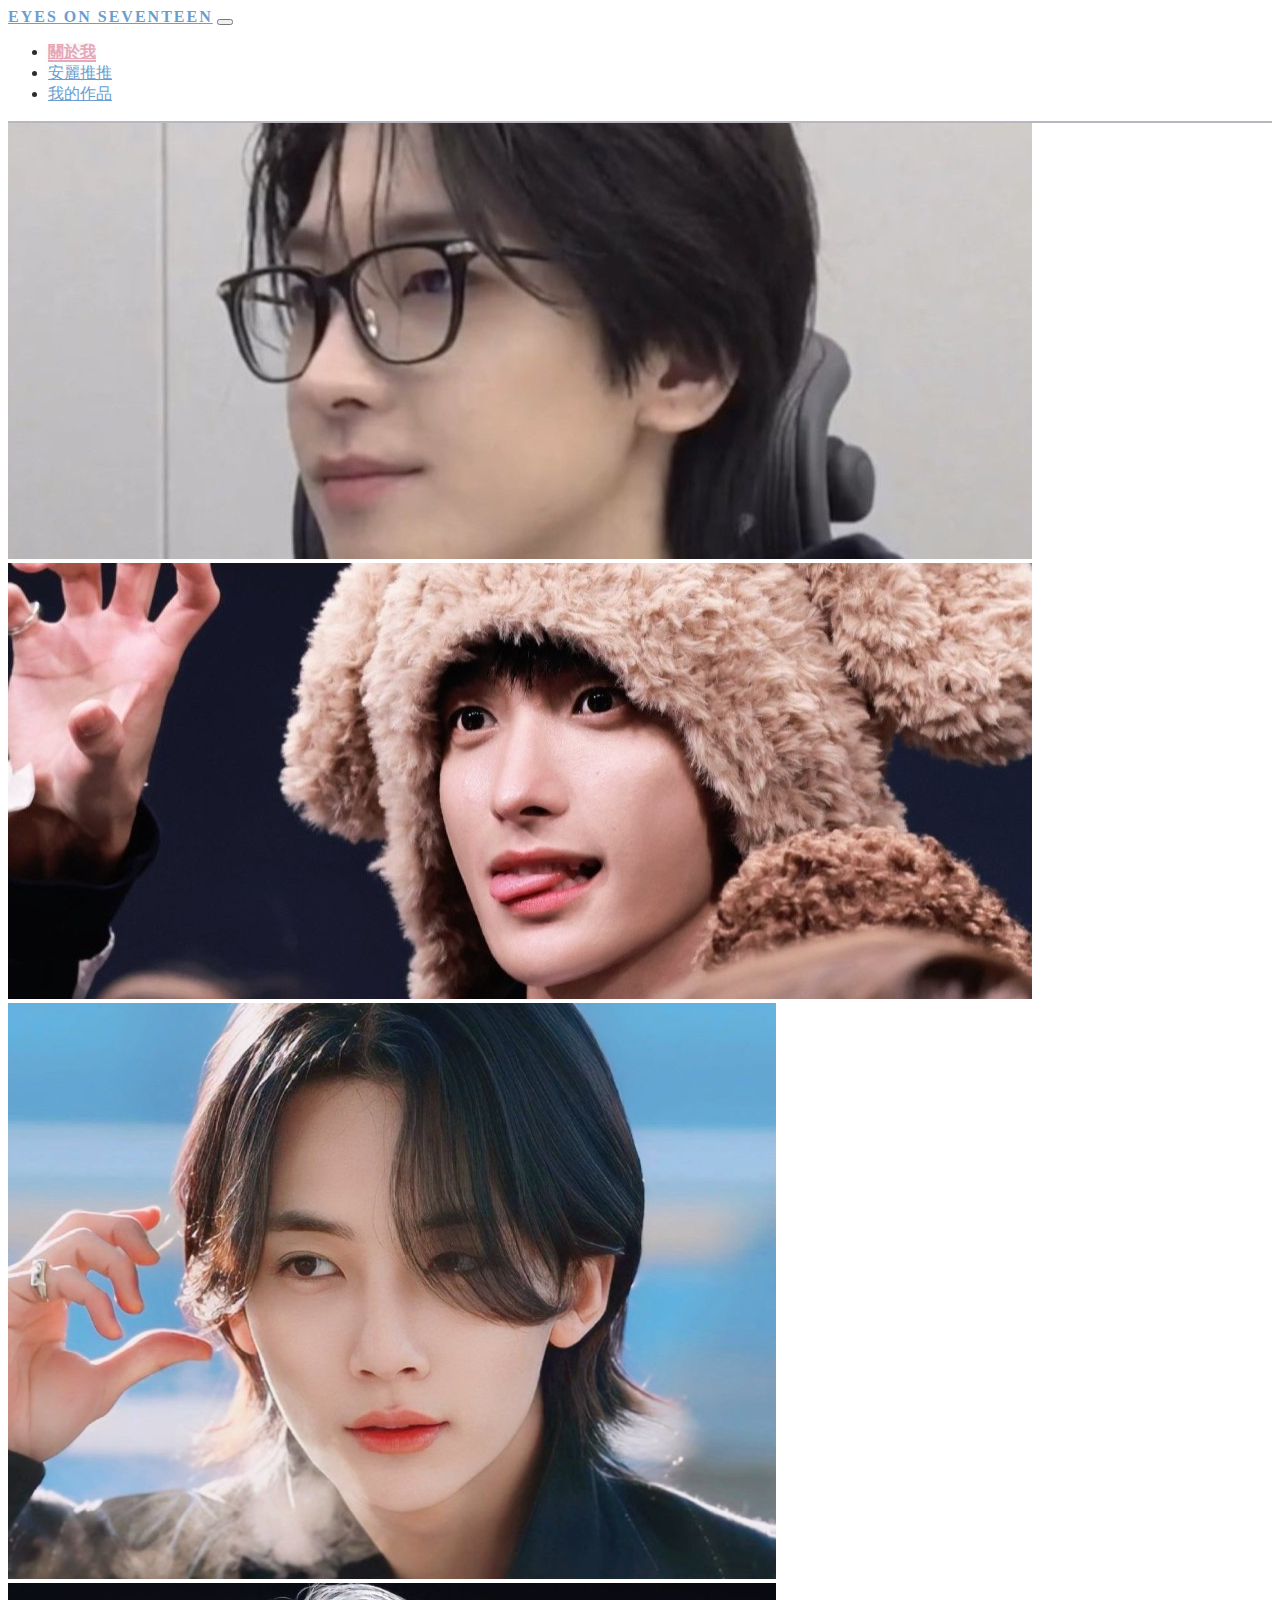
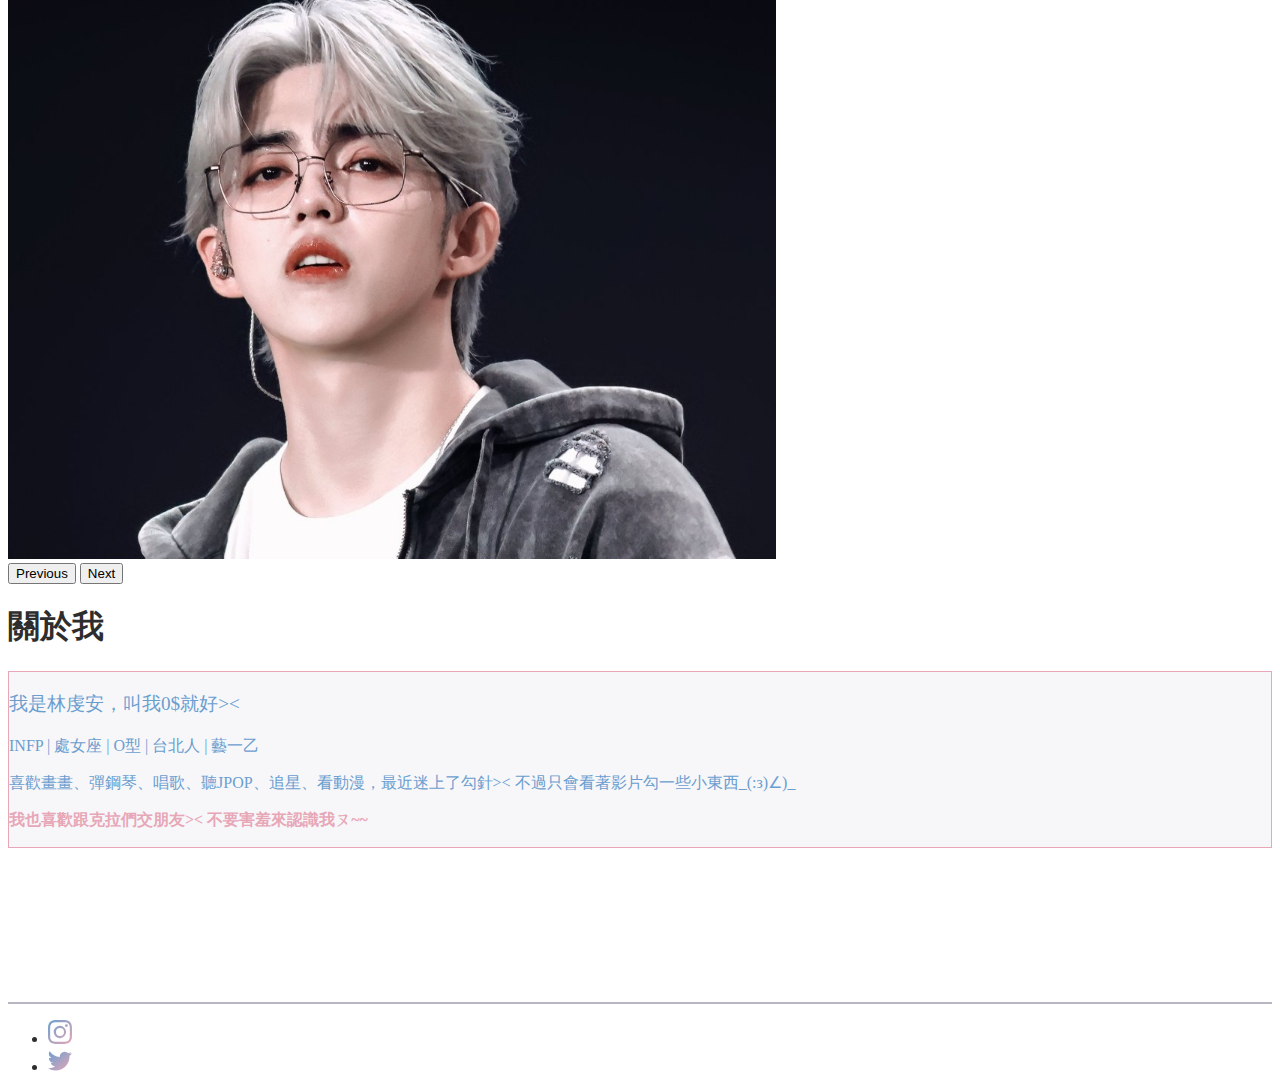
<file: index.html>
<!doctype html>
<html lang="zh-Hant">

<head>
  <meta charset="utf-8">
  <meta name="viewport" content="width=device-width, initial-scale=1">
  <title>EYES ON SEVENTEEN</title>
  <!--1-->
  <link href="https://cdn.jsdelivr.net/npm/bootstrap@5.3.8/dist/css/bootstrap.min.css" rel="stylesheet"
    integrity="sha384-sRIl4kxILFvY47J16cr9ZwB07vP4J8+LH7qKQnuqkuIAvNWLzeN8tE5YBujZqJLB" crossorigin="anonymous">
  <!--2-->
  <script src="https://cdn.jsdelivr.net/npm/bootstrap@5.3.8/dist/js/bootstrap.bundle.min.js"
    integrity="sha384-FKyoEForCGlyvwx9Hj09JcYn3nv7wiPVlz7YYwJrWVcXK/BmnVDxM+D2scQbITxI"
    crossorigin="anonymous"></script>
  <style>
    body {
      background-color: #fff;
      color: #2d2d2d;
    }

    .navbar {
      background-color: #fff !important;
      border-bottom: 2px solid #b8b6c1;
    }

    .navbar-brand {
      color: #6b9ecf !important;
      font-weight: bold;
      letter-spacing: 2px;
    }

    .nav-link.active,
    .nav-link:hover {
      color: #e7a7b7 !important;
      font-weight: bold;
      border-bottom: 2px solid #e7a7b7;
      background: none !important;
    }

    .nav-link.active {
      background-color: #f7f7fa !important;
      color: #e7a7b7 !important;
      border-radius: 6px 6px 0 0;
      box-shadow: 0 2px 8px rgba(107, 158, 207, 0.08);
    }

    .nav-link {
      color: #6b9ecf !important;
      transition: color 0.2s;
    }

    .btn-primary {
      background-color: #e7a7b7;
      border-color: #e7a7b7;
      color: #fff;
    }

    .btn-primary:hover {
      background-color: #d48ca3;
      border-color: #d48ca3;
    }

    .btn-secondary {
      background-color: #6b9ecf;
      border-color: #6b9ecf;
      color: #fff;
    }

    .btn-secondary:hover {
      background-color: #4a7ca7;
      border-color: #4a7ca7;
    }

    .card {
      border: 1px solid #e7a7b7;
      box-shadow: 0 2px 8px rgba(107, 158, 207, 0.08);
    }

    .card-title,
    .card-text {
      color: #6b9ecf;
    }

    .carousel-control-prev-icon,
    .carousel-control-next-icon {
      background-color: #e7a7b7;
      border-radius: 50%;
    }

    .album {
      background-color: #f7f7fa;
    }

    footer {
      background-color: #fff;
      border-top: 2px solid #b8b6c1;
    }

    .bi {
      /* 粉藍色漸層 */
      fill: url(#bluePinkGradient);
    }
  </style>
</head>

<body>
  <!--導覽-->
  <nav class="navbar navbar-expand-lg bg-body-tertiary">
    <div class="container-fluid">
      <a class="navbar-brand" href="#">EYES ON SEVENTEEN</a>
      <button class="navbar-toggler" type="button" data-bs-toggle="collapse" data-bs-target="#navbarSupportedContent"
        aria-controls="navbarSupportedContent" aria-expanded="false" aria-label="Toggle navigation">
        <span class="navbar-toggler-icon"></span>
      </button>
      <div class="collapse navbar-collapse" id="navbarSupportedContent">
        <ul class="navbar-nav me-auto mb-2 mb-lg-0">
          <li class="nav-item">
            <a class="nav-link active" aria-current="page" href="index.html">關於我</a>
          </li>
          <li class="nav-item">
            <a class="nav-link" href="anli.html">安麗推推</a>
          </li>
          <li class="nav-item">
            <a class="nav-link" href="works.html">我的作品</a>
          </li>
        </ul>
      </div>
    </div>
  </nav>
  <!--banner-->
  <div id="carouselExample" class="carousel slide">
    <div class="carousel-inner">
      <div class="carousel-item active">
        <img src="1.jpg" class="d-block w-100" alt="...">
      </div>
      <div class="carousel-item">
        <img src="2.jpg" class="d-block w-100" alt="...">
      </div>
      <div class="carousel-item">
        <img src="3.jpg" class="d-block w-100" alt="...">
      </div>
      <div class="carousel-item">
        <img src="4.jpg" class="d-block w-100" alt="...">
      </div>
    </div>
    <button class="carousel-control-prev" type="button" data-bs-target="#carouselExample" data-bs-slide="prev">
      <span class="carousel-control-prev-icon" aria-hidden="true"></span>
      <span class="visually-hidden">Previous</span>
    </button>
    <button class="carousel-control-next" type="button" data-bs-target="#carouselExample" data-bs-slide="next">
      <span class="carousel-control-next-icon" aria-hidden="true"></span>
      <span class="visually-hidden">Next</span>
    </button>
  </div>
  <!--主要-->
  <main>
    <section class="py-5 text-center container">
      <div class="row py-lg-5">
        <div class="col-lg-6 col-md-8 mx-auto">
          <h1 class="fw-light">關於我</h1>
          <div class="mt-4 p-4 rounded" style="background-color: #f7f7fa; border: 1px solid #e7a7b7; color: #6b9ecf;">
            <p class="mb-2" style="font-size: 1.2rem; font-weight: 500;">我是林虔安，叫我0$就好&gt;&lt;</p>
            <p class="mb-2">INFP | 處女座 | O型 | 台北人 | 藝一乙</p>
            <p class="mb-2">喜歡畫畫、彈鋼琴、唱歌、聽JPOP、追星、看動漫，最近迷上了勾針&gt;&lt; 不過只會看著影片勾一些小東西_(:з)∠)_</p>
            <p class="mb-0" style="color: #e7a7b7; font-weight: bold;">我也喜歡跟克拉們交朋友&gt;&lt; 不要害羞來認識我ㄡ~~</p>
          </div>
        </div>
      </div>
    </section>
  </main>
  <!--footer-->
  <!-- 將漸層定義移到 body 內，footer 前，確保可被引用 -->
  <svg width="0" height="0" style="position:absolute">
    <defs>
      <linearGradient id="bluePinkGradient" x1="0%" y1="0%" x2="100%" y2="100%">
        <stop offset="0%" stop-color="#6b9ecf" />
        <stop offset="100%" stop-color="#e7a7b7" />
      </linearGradient>
    </defs>
  </svg>
  <svg xmlns="http://www.w3.org/2000/svg" class="d-none">
    <symbol id="bootstrap" viewBox="0 0 118 94">
      <title>Bootstrap</title>
      <path fill-rule="evenodd" clip-rule="evenodd"
        d="M24.509 0c-6.733 0-11.715 5.893-11.492 12.284.214 6.14-.064 14.092-2.066 20.577C8.943 39.365 5.547 43.485 0 44.014v5.972c5.547.529 8.943 4.649 10.951 11.153 2.002 6.485 2.28 14.437 2.066 20.577C12.794 88.106 17.776 94 24.51 94H93.5c6.733 0 11.714-5.893 11.491-12.284-.214-6.14.064-14.092 2.066-20.577 2.009-6.504 5.396-10.624 10.943-11.153v-5.972c-5.547-.529-8.934-4.649-10.943-11.153-2.002-6.484-2.28-14.437-2.066-20.577C105.214 5.894 100.233 0 93.5 0H24.508zM80 57.863C80 66.663 73.436 72 62.543 72H44a2 2 0 01-2-2V24a2 2 0 012-2h18.437c9.083 0 15.044 4.92 15.044 12.474 0 5.302-4.01 10.049-9.119 10.88v.277C75.317 46.394 80 51.21 80 57.863zM60.521 28.34H49.948v14.934h8.905c6.884 0 10.68-2.772 10.68-7.727 0-4.643-3.264-7.207-9.012-7.207zM49.948 49.2v16.458H60.91c7.167 0 10.964-2.876 10.964-8.281 0-5.406-3.903-8.178-11.425-8.178H49.948z">
      </path>
    </symbol>
    <symbol id="instagram" viewBox="0 0 16 16">
      <path
        d="M8 0C5.829 0 5.556.01 4.703.048 3.85.088 3.269.222 2.76.42a3.917 3.917 0 0 0-1.417.923A3.927 3.927 0 0 0 .42 2.76C.222 3.268.087 3.85.048 4.7.01 5.555 0 5.827 0 8.001c0 2.172.01 2.444.048 3.297.04.852.174 1.433.372 1.942.205.526.478.972.923 1.417.444.445.89.719 1.416.923.51.198 1.09.333 1.942.372C5.555 15.99 5.827 16 8 16s2.444-.01 3.298-.048c.851-.04 1.434-.174 1.943-.372a3.916 3.916 0 0 0 1.416-.923c.445-.445.718-.891.923-1.417.197-.509.332-1.09.372-1.942C15.99 10.445 16 10.173 16 8s-.01-2.445-.048-3.299c-.04-.851-.175-1.433-.372-1.941a3.926 3.926 0 0 0-.923-1.417A3.911 3.911 0 0 0 13.24.42c-.51-.198-1.092-.333-1.943-.372C10.443.01 10.172 0 7.998 0h.003zm-.717 1.442h.718c2.136 0 2.389.007 3.232.046.78.035 1.204.166 1.486.275.373.145.64.319.92.599.28.28.453.546.598.92.11.281.24.705.275 1.485.039.843.047 1.096.047 3.231s-.008 2.389-.047 3.232c-.035.78-.166 1.203-.275 1.485a2.47 2.47 0 0 1-.599.919c-.28.28-.546.453-.92.598-.28.11-.704.24-1.485.276-.843.038-1.096.047-3.232.047s-2.39-.009-3.233-.047c-.78-.036-1.203-.166-1.485-.276a2.478 2.478 0 0 1-.92-.598 2.48 2.48 0 0 1-.6-.92c-.109-.281-.24-.705-.275-1.485-.038-.843-.046-1.096-.046-3.233 0-2.136.008-2.388.046-3.231.036-.78.166-1.204.276-1.486.145-.373.319-.64.599-.92.28-.28.546-.453.92-.598.282-.11.705-.24 1.485-.276.738-.034 1.024-.044 2.515-.045v.002zm4.988 1.328a.96.96 0 1 0 0 1.92.96.96 0 0 0 0-1.92zm-4.27 1.122a4.109 4.109 0 1 0 0 8.217 4.109 4.109 0 0 0 0-8.217zm0 1.441a2.667 2.667 0 1 1 0 5.334 2.667 2.667 0 0 1 0-5.334z"/>
    </symbol>
    <symbol id="twitter" viewBox="0 0 16 16">
      <path
        d="M5.026 15c6.038 0 9.341-5.003 9.341-9.334 0-.142 0-.284-.01-.425A6.68 6.68 0 0 0 16 3.542a6.658 6.658 0 0 1-1.889.518A3.301 3.301 0 0 0 15.555 2.7a6.533 6.533 0 0 1-2.084.797A3.286 3.286 0 0 0 7.875 6.03 9.325 9.325 0 0 1 1.114 2.1a3.289 3.289 0 0 0 1.018 4.381A3.323 3.323 0 0 1 .64 6.575v.041A3.289 3.289 0 0 0 3.277 9.86a3.203 3.203 0 0 1-.865.115c-.212 0-.418-.02-.618-.06a3.289 3.289 0 0 0 3.066 2.279A6.588 6.588 0 0 1 .78 13.58a6.32 6.32 0 0 1-.78-.045A9.344 9.344 0 0 0 5.026 15z"/>
    </symbol>
  </svg>


  <div class="container">
    <footer class="d-flex flex-wrap justify-content-between align-items-center py-3 my-4 border-top">
      <div class="col-md-4 d-flex align-items-center">
      </div>
      <ul class="nav col-md-4 justify-content-end list-unstyled d-flex">
        <li class="ms-3">
          <a class="text-body-secondary" href="https://www.instagram.com/annnn_dd_0920/" aria-label="Instagram"
            target="_blank" rel="noopener noreferrer">
            <svg class="bi" width="24" height="24" aria-hidden="true" viewBox="0 0 16 16">
              <path fill="url(#bluePinkGradient)" d="M8 0C5.829 0 5.556.01 4.703.048 3.85.088 3.269.222 2.76.42a3.917 3.917 0 0 0-1.417.923A3.927 3.927 0 0 0 .42 2.76C.222 3.268.087 3.85.048 4.7.01 5.555 0 5.827 0 8.001c0 2.172.01 2.444.048 3.297.04.852.174 1.433.372 1.942.205.526.478.972.923 1.417.444.445.89.719 1.416.923.51.198 1.09.333 1.942.372C5.555 15.99 5.827 16 8 16s2.444-.01 3.298-.048c.851-.04 1.434-.174 1.943-.372a3.916 3.916 0 0 0 1.416-.923c.445-.445.718-.891.923-1.417.197-.509.332-1.09.372-1.942C15.99 10.445 16 10.173 16 8s-.01-2.445-.048-3.299c-.04-.851-.175-1.433-.372-1.941a3.926 3.926 0 0 0-.923-1.417A3.911 3.911 0 0 0 13.24.42c-.51-.198-1.092-.333-1.943-.372C10.443.01 10.172 0 7.998 0h.003zm-.717 1.442h.718c2.136 0 2.389.007 3.232.046.78.035 1.204.166 1.486.275.373.145.64.319.92.599.28.28.453.546.598.92.11.281.24.705.275 1.485.039.843.047 1.096.047 3.231s-.008 2.389-.047 3.232c-.035.78-.166 1.203-.275 1.485a2.47 2.47 0 0 1-.599.919c-.28.28-.546.453-.92.598-.28.11-.704.24-1.485.276-.843.038-1.096.047-3.232.047s-2.39-.009-3.233-.047c-.78-.036-1.203-.166-1.485-.276a2.478 2.478 0 0 1-.92-.598 2.48 2.48 0 0 1-.6-.92c-.109-.281-.24-.705-.275-1.485-.038-.843-.046-1.096-.046-3.233 0-2.136.008-2.388.046-3.231.036-.78.166-1.204.276-1.486.145-.373.319-.64.599-.92.28-.28.546-.453.92-.598.282-.11.705-.24 1.485-.276.738-.034 1.024-.044 2.515-.045v.002zm4.988 1.328a.96.96 0 1 0 0 1.92.96.96 0 0 0 0-1.92zm-4.27 1.122a4.109 4.109 0 1 0 0 8.217 4.109 4.109 0 0 0 0-8.217zm0 1.441a2.667 2.667 0 1 1 0 5.334 2.667 2.667 0 0 1 0-5.334z"/>
            </svg>
          </a>
        </li>
        <li class="ms-3">
          <a class="text-body-secondary" href="https://twitter.com/ann_svt_0920" aria-label="Twitter" target="_blank"
            rel="noopener noreferrer">
            <svg class="bi" width="24" height="24" aria-hidden="true" viewBox="0 0 16 16">
              <path fill="url(#bluePinkGradient)" d="M5.026 15c6.038 0 9.341-5.003 9.341-9.334 0-.142 0-.284-.01-.425A6.68 6.68 0 0 0 16 3.542a6.658 6.658 0 0 1-1.889.518A3.301 3.301 0 0 0 15.555 2.7a6.533 6.533 0 0 1-2.084.797A3.286 3.286 0 0 0 7.875 6.03 9.325 9.325 0 0 1 1.114 2.1a3.289 3.289 0 0 0 1.018 4.381A3.323 3.323 0 0 1 .64 6.575v.041A3.289 3.289 0 0 0 3.277 9.86a3.203 3.203 0 0 1-.865.115c-.212 0-.418-.02-.618-.06a3.289 3.289 0 0 0 3.066 2.279A6.588 6.588 0 0 1 .78 13.58a6.32 6.32 0 0 1-.78-.045A9.344 9.344 0 0 0 5.026 15z"/>
            </svg>
          </a>
        </li>
      </ul>
    </footer>
  </div>

</html>
</file>
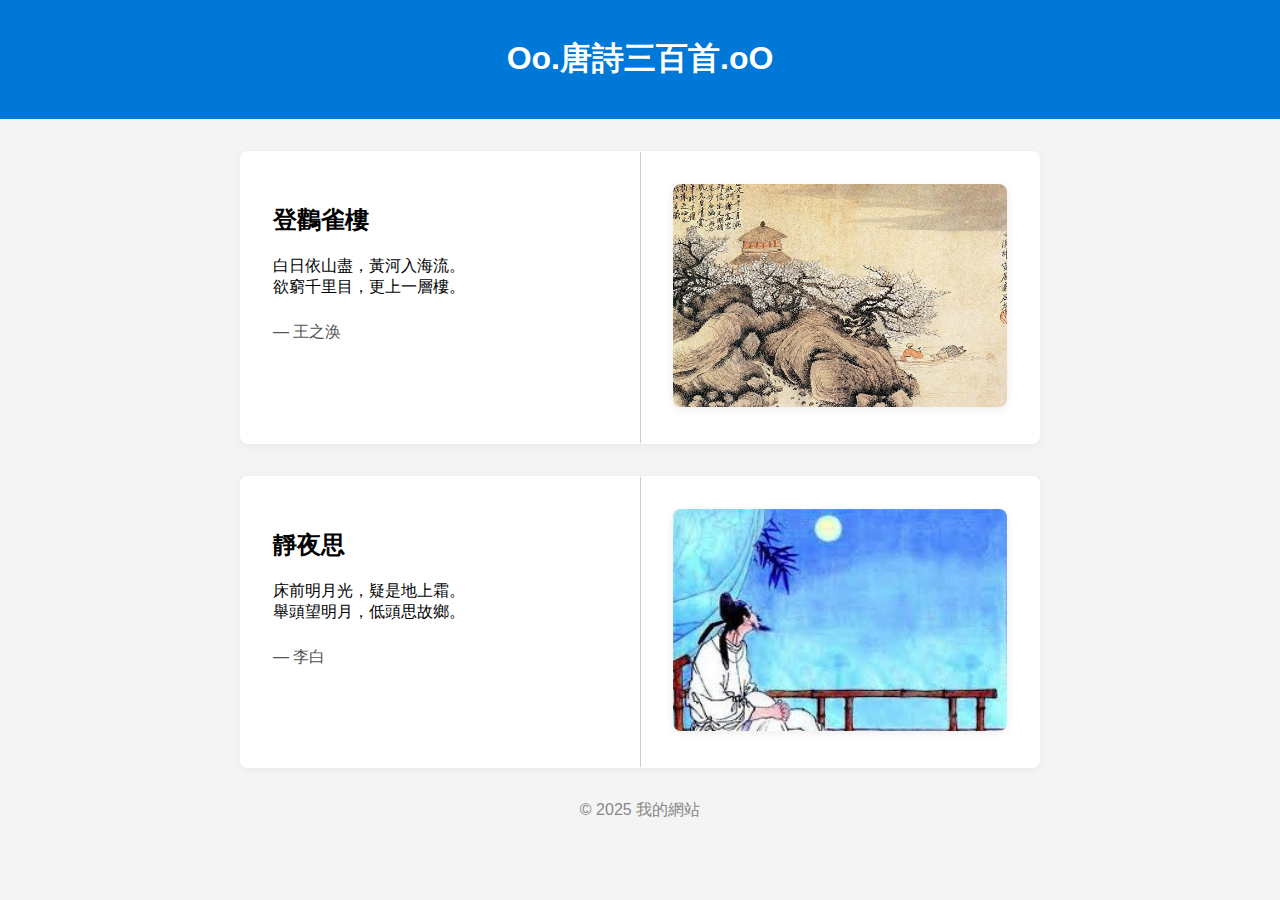
<file: 0930/index.html>
<!DOCTYPE html>
<html lang="zh-Hant">
<head>
    <meta charset="UTF-8">
    <meta name="viewport" content="width=device-width, initial-scale=1.0">
    <title>0930_網站設計與賞析</title>
    <style>
        body { font-family: Arial, sans-serif; background: #f4f4f4; margin: 0; padding: 0; }
        header { background: #0078d7; color: #fff; padding: 1rem; text-align: center; }
        main { padding:0; background:none; box-shadow:none; }
        table { width:100%; max-width:800px; margin:2rem auto; background:#fff; border-radius:8px; box-shadow:0 2px 8px rgba(0,0,0,0.05); overflow:hidden; border: 1px solid #bbb; border-collapse: collapse; }
        td { vertical-align:top; padding:2rem; width:50%; border: 1px solid #ccc; }
        .poem { flex: 1; }
        .image-container { flex: 1; min-width: 250px; }
        .image-container img { width: 100%; border-radius: 8px; box-shadow: 0 2px 8px rgba(0,0,0,0.08); }
        footer { text-align: center; color: #888; margin: 2rem 0 1rem 0; }
    </style>
</head>
<body>
    <header>
        <h1>Oo.唐詩三百首.oO</h1>
    </header>
    <main>
        <table>
            <tr>
                <td>
                    <div class="poem">
                        <h2>登鸛雀樓</h2>
                        白日依山盡，黃河入海流。<br>
                        欲窮千里目，更上一層樓。<br>
                        <div style="margin-top:1.5rem; color:#555; font-size:1rem;">— 王之涣</div>
                    </div>
                </td>
                <td>
                    <div class="image-container">
                        <img src="pic1.jpg" alt="登鸛雀樓意境山水畫">
                    </div>
                </td>
            </tr>
        </table>
        <table>
            <tr>
                <td>
                    <div class="poem">
                        <h2>靜夜思</h2>
                        床前明月光，疑是地上霜。<br>
                        舉頭望明月，低頭思故鄉。<br>
                        <div style="margin-top:1.5rem; color:#555; font-size:1rem;">— 李白</div>
                    </div>
                </td>
                <td>
                    <div class="image-container">
                        <img src="pic2.jpg" alt="靜夜思意境山水畫">
                    </div>
                </td>
            </tr>
        </table>
    </main>
    <footer>
        &copy; 2025 我的網站
    </footer>
</body>
</html>
</file>
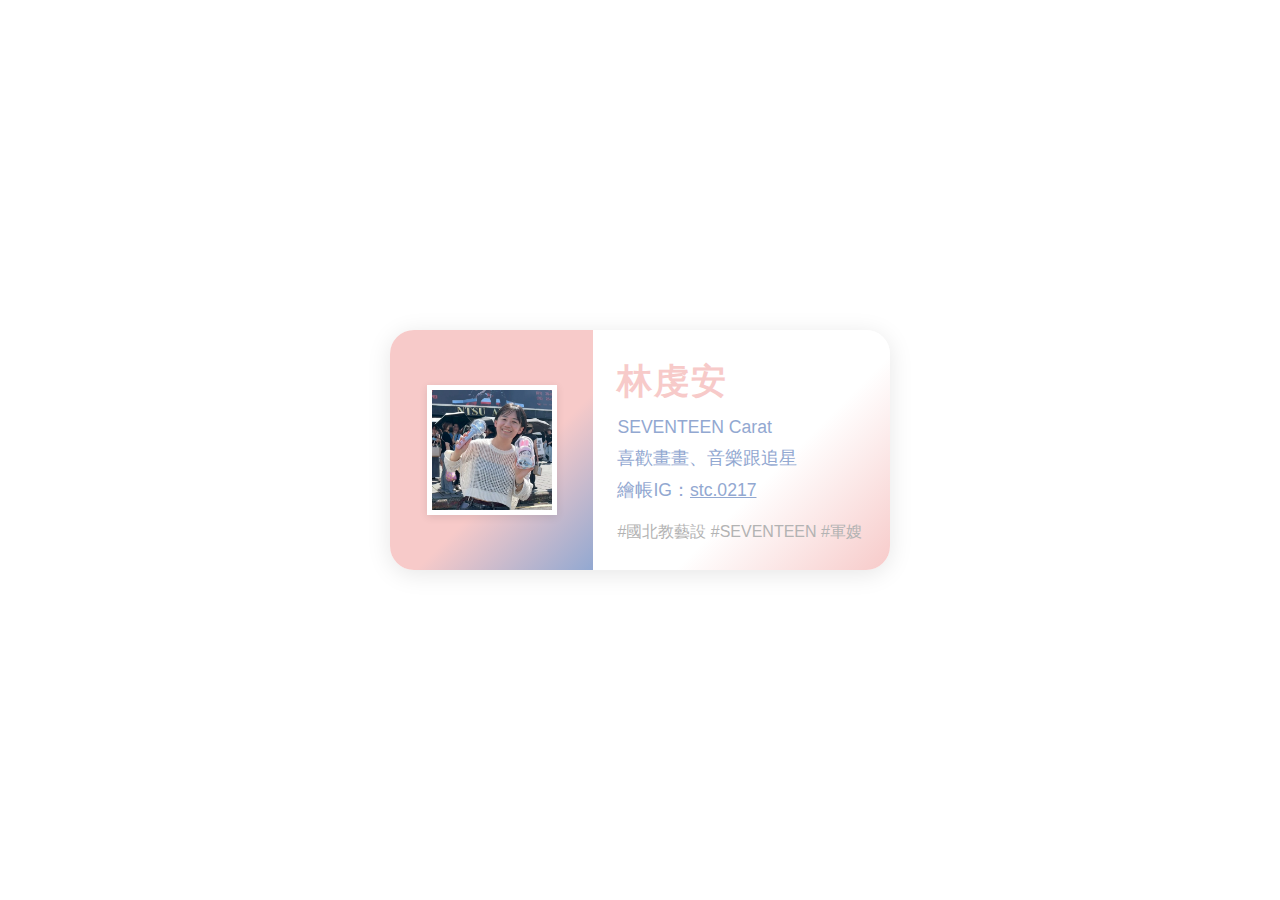
<file: 1014/index.html>
<!DOCTYPE html>
<html lang="zh-Hant">
<head>
  <meta charset="UTF-8">
  <meta name="viewport" content="width=400, initial-scale=1.0">
  <title>林虔安的名片</title>
  <style>
    body {
      background: #fff;
      min-height: 100vh;
      display: flex;
      align-items: center;
      justify-content: center;
      margin: 0;
      font-family: 'Segoe UI', '微軟正黑體', Arial, sans-serif;
    }
    .card-container {
      display: flex;
      width: 500px;
      height: 240px;
      background: #fff;
      border-radius: 24px;
      box-shadow: 0 4px 24px rgba(0,0,0,0.10);
      overflow: hidden;
    }
    .card-left {
      width: 45%;
      background: linear-gradient(135deg, #f7cac9 60%, #92a8d1 100%);
      display: flex;
      align-items: center;
      justify-content: center;
    }
    .avatar {
      width: 120px;
      height: 120px;
      /* 正方形遮罩 */
      clip-path: none;
      -webkit-clip-path: none;
      overflow: hidden;
      border: 5px solid #fff;
      box-shadow: 0 2px 8px rgba(0,0,0,0.10);
      background: #fff;
      display: flex;
      align-items: center;
      justify-content: center;
    }
    .avatar img {
      width: 100%;
      height: 100%;
      object-fit: cover;
      display: block;
    }
    .card-right {
      width: 55%;
      padding: 32px 24px;
      display: flex;
      flex-direction: column;
      justify-content: center;
      background: linear-gradient(135deg, #ffffff 60%, #f7cac9 100%);
    }
    .name {
      font-size: 2.2rem;
      font-weight: bold;
      color: #f7cac9;
      margin-bottom: 12px;
      letter-spacing: 2px;
    }
    .desc {
      font-size: 1.1rem;
      color: #92a8d1;
      margin-bottom: 8px;
    }
    .seventeen {
      font-size: 1rem;
      color: #b3b3b3;
      margin-top: 12px;
    }
  </style>
</head>
<body>
  <div class="card-container">
    <div class="card-left">
      <div class="avatar">
        <!-- 請將下方 img 的 src 換成蹦蹦的圖片網址 -->
        <img src="0$.png" alt="0$ㄢ">
      </div>
    </div>
    <div class="card-right">
      <div class="name">林虔安</div>
      <div class="desc">SEVENTEEN Carat</div>
      <div class="desc">喜歡畫畫、音樂跟追星</div>
      <div class="desc">繪帳IG：<a href="https://www.instagram.com/stc.0217" target="_blank" style="color:#92a8d1;text-decoration:underline;">stc.0217</a></div>
      <div class="seventeen">#國北教藝設 #SEVENTEEN #軍嫂</div>
    </div>
  </div>
</body>
</html>
</file>
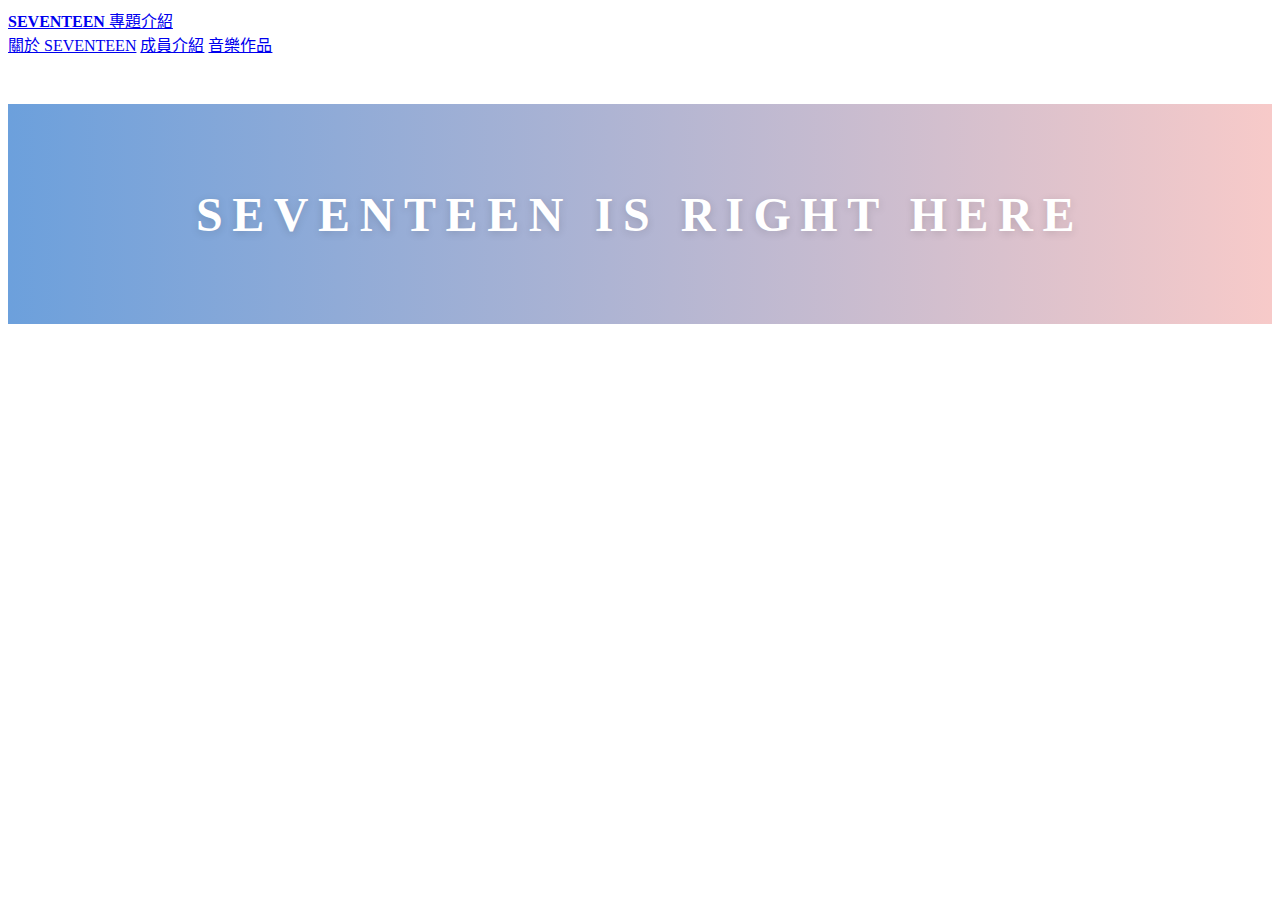
<file: 1021/index.html>
<!DOCTYPE html>
<html lang="zh-TW">

<head>
    <meta charset="UTF-8">
    <meta name="viewport" content="width=device-width, initial-scale=1.0">
    <title>1021</title>
    <link rel="stylesheet" href="https://www.w3schools.com/w3css/5/w3.css">
</head>

<body>
    <!-- Navbar (sit on top) -->
    <div class="w3-top">
      <div class="w3-bar w3-white w3-wide w3-padding w3-card">
        <a href="#home" class="w3-bar-item w3-button"><b>SEVENTEEN</b> 專題介紹</a>
        <!-- Float links to the right. Hide them on small screens -->
        <div class="w3-right w3-hide-small">
          <a href="#about" class="w3-bar-item w3-button">關於 SEVENTEEN</a>
          <a href="#members" class="w3-bar-item w3-button">成員介紹</a>
          <a href="#music" class="w3-bar-item w3-button">音樂作品</a>
        </div>
      </div>
    </div>
    <!-- Header -->
    <header class="w3-center" style="height:220px; display:flex; align-items:center; justify-content:center; background:linear-gradient(90deg, #6CA0DC 0%, #F7CAC9 100%); margin-top:48px;">
      <h1 style="color:white; font-size:3em; letter-spacing:0.2em; font-weight:bold; text-shadow:0 2px 8px rgba(0,0,0,0.15);">
        SEVENTEEN IS RIGHT HERE
      </h1>
    </header>

    <!-- Page content -->
        <iframe width="424" height="238" src="https://www.youtube.com/embed/u89aNeJlyg0" title="에스쿱스X민규 (SEVENTEEN) &#39;5, 4, 3 (Pretty woman) (feat. Lay Bankz)&#39; Official MV" frameborder="0" allow="accelerometer; autoplay; clipboard-write; encrypted-media; gyroscope; picture-in-picture; web-share" referrerpolicy="strict-origin-when-cross-origin" allowfullscreen></iframe>
    <!-- Project Section -->

    <!-- About Section -->

    <!-- Contact Section -->
            
    <!-- Image of location/map -->
        
    <!-- End page content -->

    <!-- Footer -->
</body>

</html>
</file>
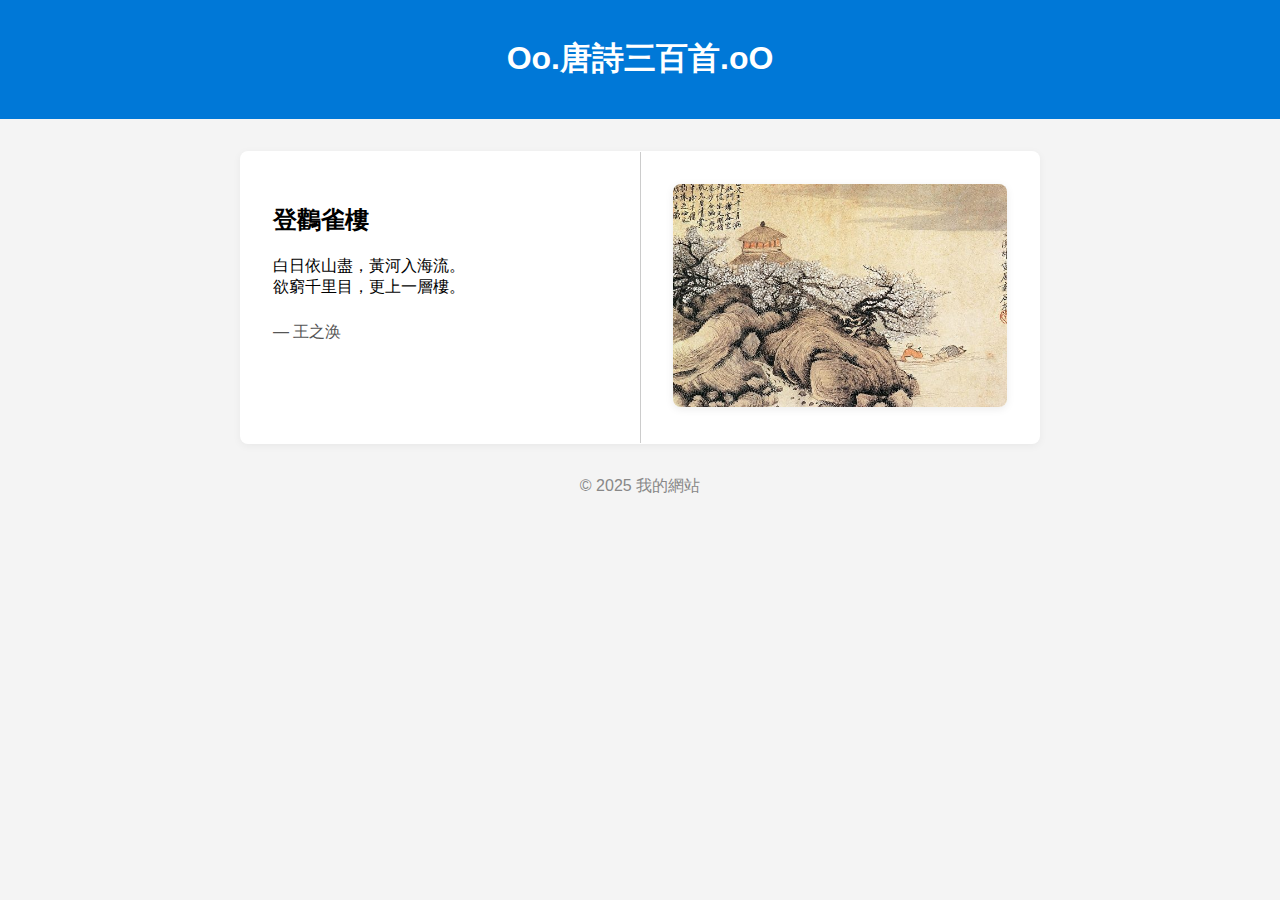
<file: 250930/index.html>
<!DOCTYPE html>
<html lang="zh-Hant">
<head>
    <meta charset="UTF-8">
    <meta name="viewport" content="width=device-width, initial-scale=1.0">
    <title>0930_網站設計與賞析</title>
    <style>
        body { font-family: Arial, sans-serif; background: #f4f4f4; margin: 0; padding: 0; }
        header { background: #0078d7; color: #fff; padding: 1rem; text-align: center; }
        main { padding:0; background:none; box-shadow:none; }
        table { width:100%; max-width:800px; margin:2rem auto; background:#fff; border-radius:8px; box-shadow:0 2px 8px rgba(0,0,0,0.05); overflow:hidden; border: 1px solid #bbb; border-collapse: collapse; }
        td { vertical-align:top; padding:2rem; width:50%; border: 1px solid #ccc; }
        .poem { flex: 1; }
        .image-container { flex: 1; min-width: 250px; }
        .image-container img { width: 100%; border-radius: 8px; box-shadow: 0 2px 8px rgba(0,0,0,0.08); }
        footer { text-align: center; color: #888; margin: 2rem 0 1rem 0; }
    </style>
</head>
<body>
    <header>
        <h1>Oo.唐詩三百首.oO</h1>
    </header>
    <main>
        <table>
            <tr>
                <td>
                    <div class="poem">
                        <h2>登鸛雀樓</h2>
                        白日依山盡，黃河入海流。<br>
                        欲窮千里目，更上一層樓。<br>
                        <div style="margin-top:1.5rem; color:#555; font-size:1rem;">— 王之涣</div>
                    </div>
                </td>
                <td>
                    <div class="image-container">
                        <img src="pic1.jpg" alt="登鸛雀樓意境山水畫">
                    </div>
                </td>
            </tr>
        </table>
    </main>
    <footer>
        &copy; 2025 我的網站
    </footer>
</body>
</html>
</file>
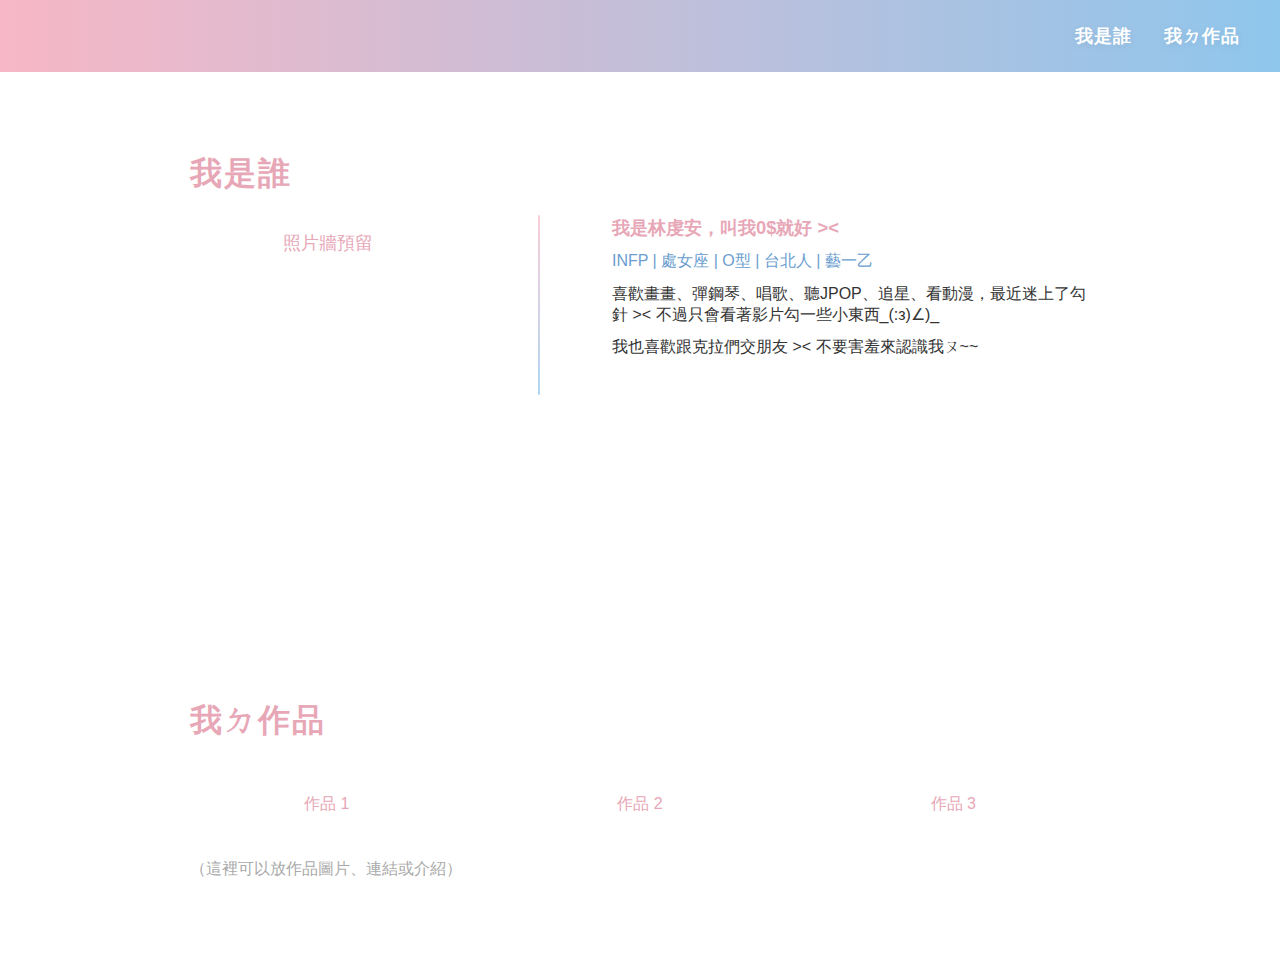
<file: 1209/1209/index.html>
<!DOCTYPE html>
<html lang="zh-Hant">
<head>
  <meta charset="UTF-8">
  <meta name="viewport" content="width=device-width, initial-scale=1.0">
  <title>期末作業網站</title>
  <style>
    html { scroll-behavior: smooth; }
    body {
      margin: 0;
      font-family: 'Noto Sans TC', 'Microsoft JhengHei', Arial, sans-serif;
      background: #fff;
      color: #333;
    }
    .banner {
      background: linear-gradient(90deg, #f7b7c6 0%, #8fc6ec 100%);
      color: #fff;
      padding: 1.5rem 0;
      display: flex;
      justify-content: flex-end;
      align-items: center;
      position: sticky;
      top: 0;
      z-index: 100;
    }
    .banner-nav {
      margin-right: 2.5rem;
      display: flex;
      gap: 2rem;
    }
    .banner-nav a {
      color: #fff;
      text-decoration: none;
      font-weight: 600;
      font-size: 1.1rem;
      letter-spacing: 1px;
      transition: opacity 0.2s;
      text-shadow: 0 2px 8px rgba(0,0,0,0.08);
    }
    .banner-nav a:hover {
      opacity: 0.8;
      text-decoration: underline;
    }
    @media (max-width: 600px) {
      .banner-nav { gap: 1rem; margin-right: 1rem; }
      .banner { padding: 1rem 0; }
    }
    .section {
      max-width: 900px;
      margin: 3rem auto;
      padding: 2rem 1.5rem;
      background: none;
      border-radius: 0;
      border: none;
      box-shadow: none;
    }
    .section-title {
      color: #e7a7b7;
      font-size: 2rem;
      font-weight: bold;
      margin-bottom: 1.2rem;
      letter-spacing: 2px;
    }
    .about-flex {
      display: flex;
      gap: 3rem;
      align-items: flex-start;
      flex-wrap: wrap;
    }
    .about-photo {
      flex: 0 0 260px;
      max-width: 320px;
      min-width: 160px;
      height: 340px;
      overflow-y: auto;
      display: flex;
      flex-direction: column;
      align-items: center;
      justify-content: flex-start;
      padding: 1rem 0.5rem;
    }
    .about-divider {
      width: 2px;
      background: linear-gradient(180deg, #f7b7c6 0%, #8fc6ec 100%);
      height: 90%;
      min-height: 180px;
      margin: 0 1.5rem;
      border-radius: 2px;
      opacity: 0.7;
    }
    .about-info {
      flex: 1 1 350px;
      min-width: 220px;
    }
    .works-list {
      display: flex;
      flex-wrap: wrap;
      gap: 2.5rem;
      margin-top: 2rem;
    }
    .work-item {
      flex: 1 1 220px;
      min-width: 180px;
      background: #fff;
      border: none;
      border-radius: 0;
      padding: 1.2rem;
      text-align: center;
      color: #e7a7b7;
      font-weight: 500;
      box-shadow: none;
    }
  </style>
</head>
<body>
  <header class="banner">
    <nav class="banner-nav">
      <a href="#about">我是誰</a>
      <a href="#works">我ㄉ作品</a>
    </nav>
  </header>

  <main>
    <section id="about" class="section">
      <div class="section-title">我是誰</div>
      <div class="about-flex">
        <!-- 左側：滾動照片牆預留 -->
        <div class="about-photo">
          <div style="color:#e7a7b7; font-size:1.1rem; margin-bottom:0.7rem;">照片牆預留</div>
          <!-- 之後放照片 img -->
        </div>
        <div class="about-divider"></div>
        <!-- 右側：自我介紹內容 -->
        <div class="about-info">
          <div style="color:#e7a7b7; font-weight:bold; font-size:1.15rem; margin-bottom:0.7rem;">我是林虔安，叫我0$就好 &gt;&lt;</div>
          <div style="margin-bottom:0.7rem; color:#6b9ecf; font-weight:500;">INFP | 處女座 | O型 | 台北人 | 藝一乙</div>
          <div style="margin-bottom:0.7rem;">喜歡畫畫、彈鋼琴、唱歌、聽JPOP、追星、看動漫，最近迷上了勾針 &gt;&lt; 不過只會看著影片勾一些小東西_(:з)∠)_</div>
          <div>我也喜歡跟克拉們交朋友 &gt;&lt; 不要害羞來認識我ㄡ~~</div>
        </div>
      </div>
    </section>

    <section id="works" class="section">
      <div class="section-title">我ㄉ作品</div>
      <div class="works-list">
        <div class="work-item">作品 1</div>
        <div class="work-item">作品 2</div>
        <div class="work-item">作品 3</div>
      </div>
      <p style="color:#aaa; margin-top:1.5rem;">（這裡可以放作品圖片、連結或介紹）</p>
    </section>
  </main>
</body>
</html>
</file>
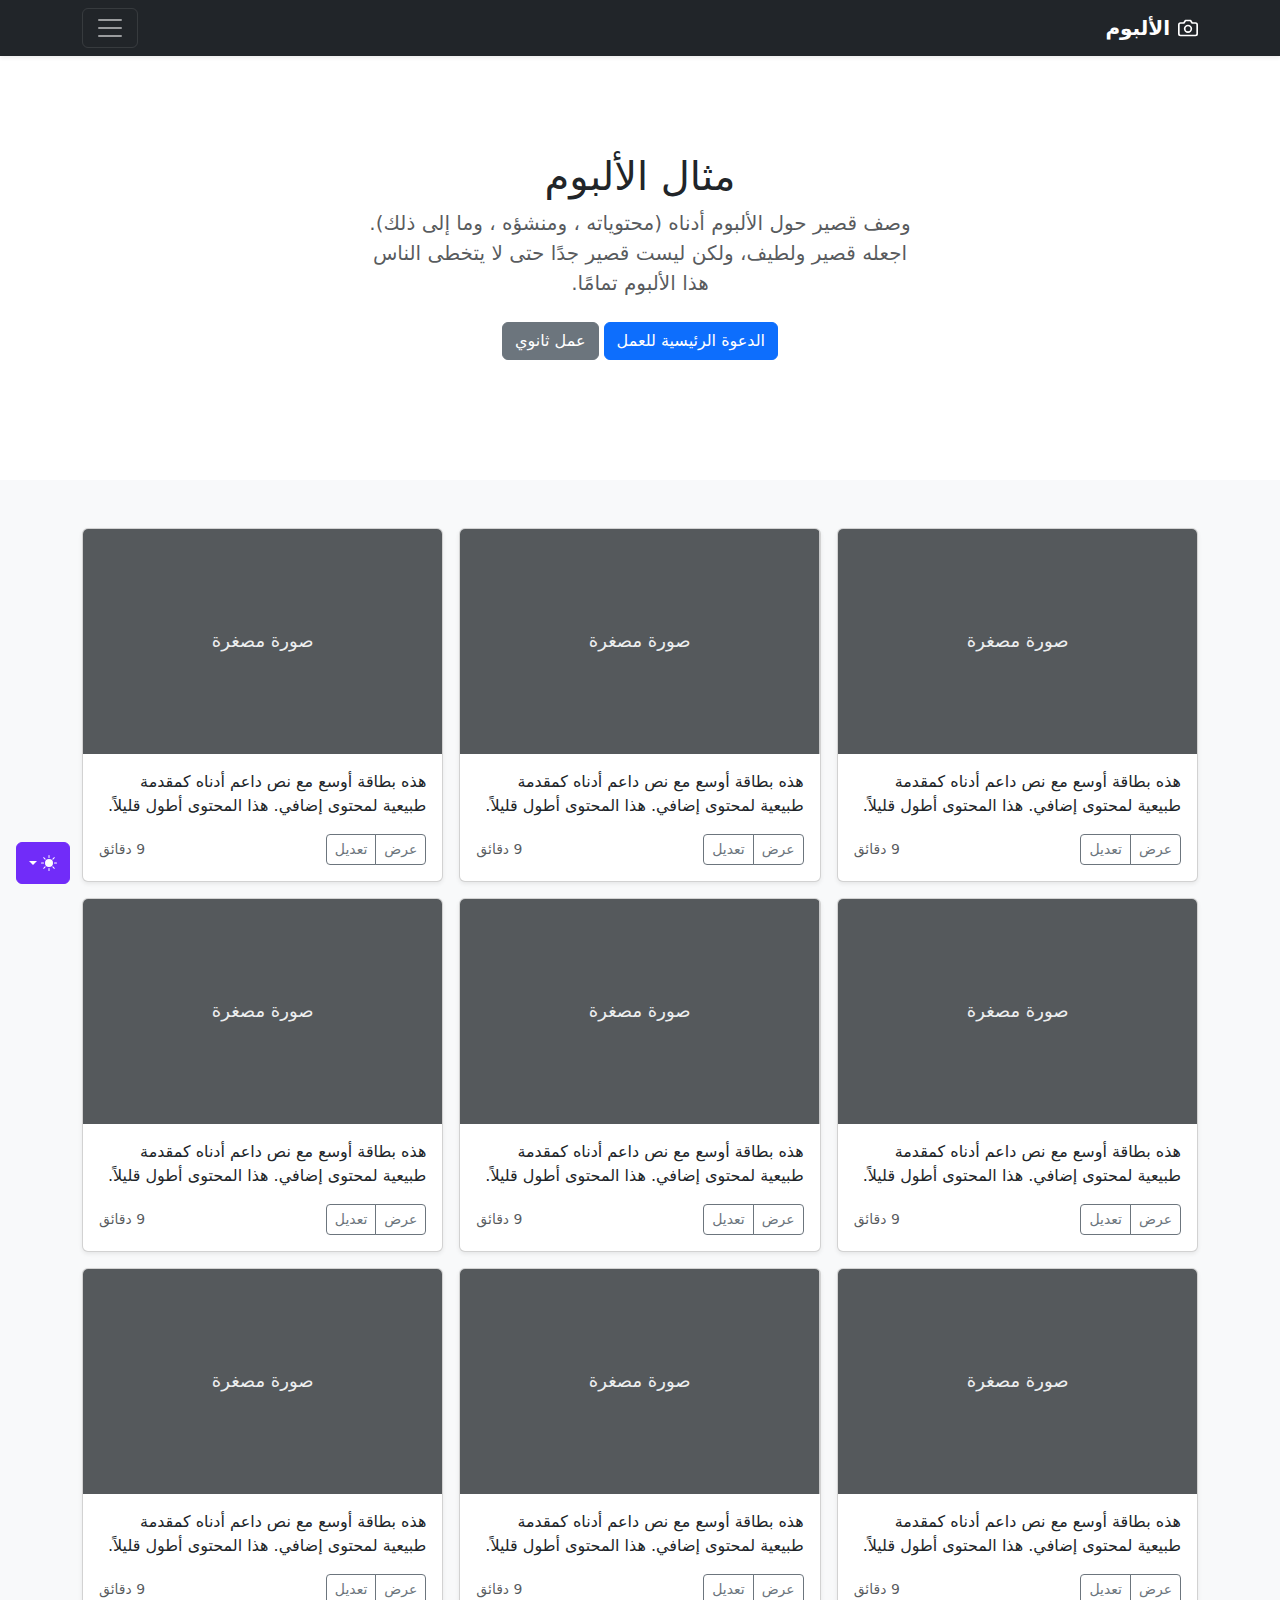
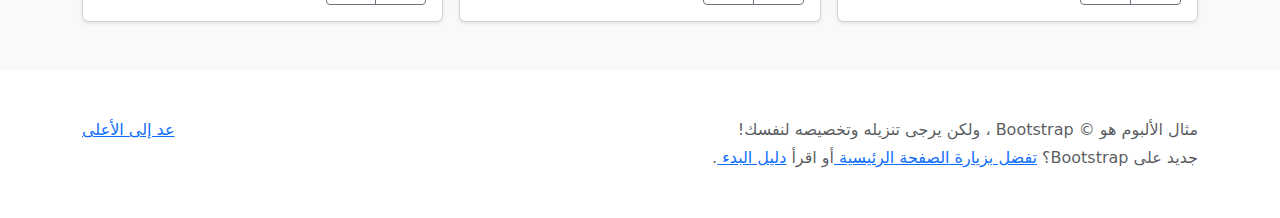
<file: bootstrap-5.3.8-examples/album-rtl/index.html>
<!doctype html>
<html lang="ar" dir="rtl" data-bs-theme="auto">
  <head>
    <meta charset="utf-8" />
    <meta name="viewport" content="width=device-width, initial-scale=1" />
    <meta name="description" content="" />
    <meta
      name="author"
      content="Mark Otto, Jacob Thornton, and Bootstrap contributors"
    />
    <meta name="generator" content="Astro v5.13.2" />
    <title>مثال الألبوم · Bootstrap v5.3</title>
    <link
      rel="canonical"
      href="https://getbootstrap.com/docs/5.3/examples/album-rtl/"
    />
    <script src="../assets/js/color-modes.js"></script>
    <link href="../assets/dist/css/bootstrap.rtl.min.css" rel="stylesheet" />
    <meta name="theme-color" content="#712cf9" />
    <style>
      .bd-placeholder-img {
        font-size: 1.125rem;
        text-anchor: middle;
        -webkit-user-select: none;
        -moz-user-select: none;
        user-select: none;
      }
      @media (min-width: 768px) {
        .bd-placeholder-img-lg {
          font-size: 3.5rem;
        }
      }
      .b-example-divider {
        width: 100%;
        height: 3rem;
        background-color: #0000001a;
        border: solid rgba(0, 0, 0, 0.15);
        border-width: 1px 0;
        box-shadow:
          inset 0 0.5em 1.5em #0000001a,
          inset 0 0.125em 0.5em #00000026;
      }
      .b-example-vr {
        flex-shrink: 0;
        width: 1.5rem;
        height: 100vh;
      }
      .bi {
        vertical-align: -0.125em;
        fill: currentColor;
      }
      .nav-scroller {
        position: relative;
        z-index: 2;
        height: 2.75rem;
        overflow-y: hidden;
      }
      .nav-scroller .nav {
        display: flex;
        flex-wrap: nowrap;
        padding-bottom: 1rem;
        margin-top: -1px;
        overflow-x: auto;
        text-align: center;
        white-space: nowrap;
        -webkit-overflow-scrolling: touch;
      }
      .btn-bd-primary {
        --bd-violet-bg: #712cf9;
        --bd-violet-rgb: 112.520718, 44.062154, 249.437846;
        --bs-btn-font-weight: 600;
        --bs-btn-color: var(--bs-white);
        --bs-btn-bg: var(--bd-violet-bg);
        --bs-btn-border-color: var(--bd-violet-bg);
        --bs-btn-hover-color: var(--bs-white);
        --bs-btn-hover-bg: #6528e0;
        --bs-btn-hover-border-color: #6528e0;
        --bs-btn-focus-shadow-rgb: var(--bd-violet-rgb);
        --bs-btn-active-color: var(--bs-btn-hover-color);
        --bs-btn-active-bg: #5a23c8;
        --bs-btn-active-border-color: #5a23c8;
      }
      .bd-mode-toggle {
        z-index: 1500;
      }
      .bd-mode-toggle .bi {
        width: 1em;
        height: 1em;
      }
      .bd-mode-toggle .dropdown-menu .active .bi {
        display: block !important;
      }
    </style>
  </head>
  <body>
    <svg xmlns="http://www.w3.org/2000/svg" class="d-none">
      <symbol id="check2" viewBox="0 0 16 16">
        <path
          d="M13.854 3.646a.5.5 0 0 1 0 .708l-7 7a.5.5 0 0 1-.708 0l-3.5-3.5a.5.5 0 1 1 .708-.708L6.5 10.293l6.646-6.647a.5.5 0 0 1 .708 0z"
        ></path>
      </symbol>
      <symbol id="circle-half" viewBox="0 0 16 16">
        <path
          d="M8 15A7 7 0 1 0 8 1v14zm0 1A8 8 0 1 1 8 0a8 8 0 0 1 0 16z"
        ></path>
      </symbol>
      <symbol id="moon-stars-fill" viewBox="0 0 16 16">
        <path
          d="M6 .278a.768.768 0 0 1 .08.858 7.208 7.208 0 0 0-.878 3.46c0 4.021 3.278 7.277 7.318 7.277.527 0 1.04-.055 1.533-.16a.787.787 0 0 1 .81.316.733.733 0 0 1-.031.893A8.349 8.349 0 0 1 8.344 16C3.734 16 0 12.286 0 7.71 0 4.266 2.114 1.312 5.124.06A.752.752 0 0 1 6 .278z"
        ></path>
        <path
          d="M10.794 3.148a.217.217 0 0 1 .412 0l.387 1.162c.173.518.579.924 1.097 1.097l1.162.387a.217.217 0 0 1 0 .412l-1.162.387a1.734 1.734 0 0 0-1.097 1.097l-.387 1.162a.217.217 0 0 1-.412 0l-.387-1.162A1.734 1.734 0 0 0 9.31 6.593l-1.162-.387a.217.217 0 0 1 0-.412l1.162-.387a1.734 1.734 0 0 0 1.097-1.097l.387-1.162zM13.863.099a.145.145 0 0 1 .274 0l.258.774c.115.346.386.617.732.732l.774.258a.145.145 0 0 1 0 .274l-.774.258a1.156 1.156 0 0 0-.732.732l-.258.774a.145.145 0 0 1-.274 0l-.258-.774a1.156 1.156 0 0 0-.732-.732l-.774-.258a.145.145 0 0 1 0-.274l.774-.258c.346-.115.617-.386.732-.732L13.863.1z"
        ></path>
      </symbol>
      <symbol id="sun-fill" viewBox="0 0 16 16">
        <path
          d="M8 12a4 4 0 1 0 0-8 4 4 0 0 0 0 8zM8 0a.5.5 0 0 1 .5.5v2a.5.5 0 0 1-1 0v-2A.5.5 0 0 1 8 0zm0 13a.5.5 0 0 1 .5.5v2a.5.5 0 0 1-1 0v-2A.5.5 0 0 1 8 13zm8-5a.5.5 0 0 1-.5.5h-2a.5.5 0 0 1 0-1h2a.5.5 0 0 1 .5.5zM3 8a.5.5 0 0 1-.5.5h-2a.5.5 0 0 1 0-1h2A.5.5 0 0 1 3 8zm10.657-5.657a.5.5 0 0 1 0 .707l-1.414 1.415a.5.5 0 1 1-.707-.708l1.414-1.414a.5.5 0 0 1 .707 0zm-9.193 9.193a.5.5 0 0 1 0 .707L3.05 13.657a.5.5 0 0 1-.707-.707l1.414-1.414a.5.5 0 0 1 .707 0zm9.193 2.121a.5.5 0 0 1-.707 0l-1.414-1.414a.5.5 0 0 1 .707-.707l1.414 1.414a.5.5 0 0 1 0 .707zM4.464 4.465a.5.5 0 0 1-.707 0L2.343 3.05a.5.5 0 1 1 .707-.707l1.414 1.414a.5.5 0 0 1 0 .708z"
        ></path>
      </symbol>
    </svg>
    <div
      class="dropdown position-fixed bottom-0 end-0 mb-3 me-3 bd-mode-toggle"
    >
      <button
        class="btn btn-bd-primary py-2 dropdown-toggle d-flex align-items-center"
        id="bd-theme"
        type="button"
        aria-expanded="false"
        data-bs-toggle="dropdown"
        aria-label="Toggle theme (auto)"
      >
        <svg class="bi my-1 theme-icon-active" aria-hidden="true">
          <use href="#circle-half"></use>
        </svg>
        <span class="visually-hidden" id="bd-theme-text">Toggle theme</span>
      </button>
      <ul
        class="dropdown-menu dropdown-menu-end shadow"
        aria-labelledby="bd-theme-text"
      >
        <li>
          <button
            type="button"
            class="dropdown-item d-flex align-items-center"
            data-bs-theme-value="light"
            aria-pressed="false"
          >
            <svg class="bi me-2 opacity-50" aria-hidden="true">
              <use href="#sun-fill"></use>
            </svg>
            Light
            <svg class="bi ms-auto d-none" aria-hidden="true">
              <use href="#check2"></use>
            </svg>
          </button>
        </li>
        <li>
          <button
            type="button"
            class="dropdown-item d-flex align-items-center"
            data-bs-theme-value="dark"
            aria-pressed="false"
          >
            <svg class="bi me-2 opacity-50" aria-hidden="true">
              <use href="#moon-stars-fill"></use>
            </svg>
            Dark
            <svg class="bi ms-auto d-none" aria-hidden="true">
              <use href="#check2"></use>
            </svg>
          </button>
        </li>
        <li>
          <button
            type="button"
            class="dropdown-item d-flex align-items-center active"
            data-bs-theme-value="auto"
            aria-pressed="true"
          >
            <svg class="bi me-2 opacity-50" aria-hidden="true">
              <use href="#circle-half"></use>
            </svg>
            Auto
            <svg class="bi ms-auto d-none" aria-hidden="true">
              <use href="#check2"></use>
            </svg>
          </button>
        </li>
      </ul>
    </div>
    <header data-bs-theme="dark">
      <div class="collapse text-bg-dark" id="navbarHeader">
        <div class="container">
          <div class="row">
            <div class="col-sm-8 col-md-7 py-4">
              <h4>حول</h4>
              <p class="text-body-secondary">
                أضف بعض المعلومات حول الألبوم، المؤلف، أو أي سياق خلفية آخر.
                اجعلها بضع جمل حتى يتمكن الزوار من التقاط بعض التلميحات المفيدة.
                ثم اربطها ببعض مواقع التواصل الاجتماعي أو معلومات الاتصال.
              </p>
            </div>
            <div class="col-sm-4 offset-md-1 py-4">
              <h4>تواصل معي</h4>
              <ul class="list-unstyled">
                <li><a href="#" class="text-white">تابعني على تويتر</a></li>
                <li>
                  <a href="#" class="text-white">شاركني الإعجاب في فيسبوك</a>
                </li>
                <li>
                  <a href="#" class="text-white"
                    >راسلني على البريد الإلكتروني</a
                  >
                </li>
              </ul>
            </div>
          </div>
        </div>
      </div>
      <div class="navbar navbar-dark bg-dark shadow-sm">
        <div class="container">
          <a href="#" class="navbar-brand d-flex align-items-center">
            <svg
              xmlns="http://www.w3.org/2000/svg"
              width="20"
              height="20"
              fill="none"
              stroke="currentColor"
              stroke-linecap="round"
              stroke-linejoin="round"
              stroke-width="2"
              aria-hidden="true"
              class="me-2"
              viewBox="0 0 24 24"
            >
              <path
                d="M23 19a2 2 0 0 1-2 2H3a2 2 0 0 1-2-2V8a2 2 0 0 1 2-2h4l2-3h6l2 3h4a2 2 0 0 1 2 2z"
              ></path>
              <circle cx="12" cy="13" r="4"></circle>
            </svg>
            <strong>الألبوم</strong>
          </a>
          <button
            class="navbar-toggler"
            type="button"
            data-bs-toggle="collapse"
            data-bs-target="#navbarHeader"
            aria-controls="navbarHeader"
            aria-expanded="false"
            aria-label="تبديل التنقل"
          >
            <span class="navbar-toggler-icon"></span>
          </button>
        </div>
      </div>
    </header>
    <main>
      <section class="py-5 text-center container">
        <div class="row py-lg-5">
          <div class="col-lg-6 col-md-8 mx-auto">
            <h1 class="fw-light">مثال الألبوم</h1>
            <p class="lead text-body-secondary">
              وصف قصير حول الألبوم أدناه (محتوياته ، ومنشؤه ، وما إلى ذلك).
              اجعله قصير ولطيف، ولكن ليست قصير جدًا حتى لا يتخطى الناس هذا
              الألبوم تمامًا.
            </p>
            <p>
              <a href="#" class="btn btn-primary my-2">الدعوة الرئيسية للعمل</a>
              <a href="#" class="btn btn-secondary my-2">عمل ثانوي</a>
            </p>
          </div>
        </div>
      </section>
      <div class="album py-5 bg-body-tertiary">
        <div class="container">
          <div class="row row-cols-1 row-cols-sm-2 row-cols-md-3 g-3">
            <div class="col">
              <div class="card shadow-sm">
                <svg
                  aria-label="Placeholder: صورة مصغرة"
                  class="bd-placeholder-img card-img-top"
                  height="225"
                  preserveAspectRatio="xMidYMid slice"
                  role="img"
                  width="100%"
                  xmlns="http://www.w3.org/2000/svg"
                >
                  <title>Placeholder</title>
                  <rect width="100%" height="100%" fill="#55595c"></rect>
                  <text x="50%" y="50%" fill="#eceeef" dy=".3em">
                    صورة مصغرة
                  </text>
                </svg>
                <div class="card-body">
                  <p class="card-text">
                    هذه بطاقة أوسع مع نص داعم أدناه كمقدمة طبيعية لمحتوى إضافي.
                    هذا المحتوى أطول قليلاً.
                  </p>
                  <div
                    class="d-flex justify-content-between align-items-center"
                  >
                    <div class="btn-group">
                      <button
                        type="button"
                        class="btn btn-sm btn-outline-secondary"
                      >
                        عرض
                      </button>
                      <button
                        type="button"
                        class="btn btn-sm btn-outline-secondary"
                      >
                        تعديل
                      </button>
                    </div>
                    <small class="text-body-secondary">9 دقائق</small>
                  </div>
                </div>
              </div>
            </div>
            <div class="col">
              <div class="card shadow-sm">
                <svg
                  aria-label="Placeholder: صورة مصغرة"
                  class="bd-placeholder-img card-img-top"
                  height="225"
                  preserveAspectRatio="xMidYMid slice"
                  role="img"
                  width="100%"
                  xmlns="http://www.w3.org/2000/svg"
                >
                  <title>Placeholder</title>
                  <rect width="100%" height="100%" fill="#55595c"></rect>
                  <text x="50%" y="50%" fill="#eceeef" dy=".3em">
                    صورة مصغرة
                  </text>
                </svg>
                <div class="card-body">
                  <p class="card-text">
                    هذه بطاقة أوسع مع نص داعم أدناه كمقدمة طبيعية لمحتوى إضافي.
                    هذا المحتوى أطول قليلاً.
                  </p>
                  <div
                    class="d-flex justify-content-between align-items-center"
                  >
                    <div class="btn-group">
                      <button
                        type="button"
                        class="btn btn-sm btn-outline-secondary"
                      >
                        عرض
                      </button>
                      <button
                        type="button"
                        class="btn btn-sm btn-outline-secondary"
                      >
                        تعديل
                      </button>
                    </div>
                    <small class="text-body-secondary">9 دقائق</small>
                  </div>
                </div>
              </div>
            </div>
            <div class="col">
              <div class="card shadow-sm">
                <svg
                  aria-label="Placeholder: صورة مصغرة"
                  class="bd-placeholder-img card-img-top"
                  height="225"
                  preserveAspectRatio="xMidYMid slice"
                  role="img"
                  width="100%"
                  xmlns="http://www.w3.org/2000/svg"
                >
                  <title>Placeholder</title>
                  <rect width="100%" height="100%" fill="#55595c"></rect>
                  <text x="50%" y="50%" fill="#eceeef" dy=".3em">
                    صورة مصغرة
                  </text>
                </svg>
                <div class="card-body">
                  <p class="card-text">
                    هذه بطاقة أوسع مع نص داعم أدناه كمقدمة طبيعية لمحتوى إضافي.
                    هذا المحتوى أطول قليلاً.
                  </p>
                  <div
                    class="d-flex justify-content-between align-items-center"
                  >
                    <div class="btn-group">
                      <button
                        type="button"
                        class="btn btn-sm btn-outline-secondary"
                      >
                        عرض
                      </button>
                      <button
                        type="button"
                        class="btn btn-sm btn-outline-secondary"
                      >
                        تعديل
                      </button>
                    </div>
                    <small class="text-body-secondary">9 دقائق</small>
                  </div>
                </div>
              </div>
            </div>
            <div class="col">
              <div class="card shadow-sm">
                <svg
                  aria-label="Placeholder: صورة مصغرة"
                  class="bd-placeholder-img card-img-top"
                  height="225"
                  preserveAspectRatio="xMidYMid slice"
                  role="img"
                  width="100%"
                  xmlns="http://www.w3.org/2000/svg"
                >
                  <title>Placeholder</title>
                  <rect width="100%" height="100%" fill="#55595c"></rect>
                  <text x="50%" y="50%" fill="#eceeef" dy=".3em">
                    صورة مصغرة
                  </text>
                </svg>
                <div class="card-body">
                  <p class="card-text">
                    هذه بطاقة أوسع مع نص داعم أدناه كمقدمة طبيعية لمحتوى إضافي.
                    هذا المحتوى أطول قليلاً.
                  </p>
                  <div
                    class="d-flex justify-content-between align-items-center"
                  >
                    <div class="btn-group">
                      <button
                        type="button"
                        class="btn btn-sm btn-outline-secondary"
                      >
                        عرض
                      </button>
                      <button
                        type="button"
                        class="btn btn-sm btn-outline-secondary"
                      >
                        تعديل
                      </button>
                    </div>
                    <small class="text-body-secondary">9 دقائق</small>
                  </div>
                </div>
              </div>
            </div>
            <div class="col">
              <div class="card shadow-sm">
                <svg
                  aria-label="Placeholder: صورة مصغرة"
                  class="bd-placeholder-img card-img-top"
                  height="225"
                  preserveAspectRatio="xMidYMid slice"
                  role="img"
                  width="100%"
                  xmlns="http://www.w3.org/2000/svg"
                >
                  <title>Placeholder</title>
                  <rect width="100%" height="100%" fill="#55595c"></rect>
                  <text x="50%" y="50%" fill="#eceeef" dy=".3em">
                    صورة مصغرة
                  </text>
                </svg>
                <div class="card-body">
                  <p class="card-text">
                    هذه بطاقة أوسع مع نص داعم أدناه كمقدمة طبيعية لمحتوى إضافي.
                    هذا المحتوى أطول قليلاً.
                  </p>
                  <div
                    class="d-flex justify-content-between align-items-center"
                  >
                    <div class="btn-group">
                      <button
                        type="button"
                        class="btn btn-sm btn-outline-secondary"
                      >
                        عرض
                      </button>
                      <button
                        type="button"
                        class="btn btn-sm btn-outline-secondary"
                      >
                        تعديل
                      </button>
                    </div>
                    <small class="text-body-secondary">9 دقائق</small>
                  </div>
                </div>
              </div>
            </div>
            <div class="col">
              <div class="card shadow-sm">
                <svg
                  aria-label="Placeholder: صورة مصغرة"
                  class="bd-placeholder-img card-img-top"
                  height="225"
                  preserveAspectRatio="xMidYMid slice"
                  role="img"
                  width="100%"
                  xmlns="http://www.w3.org/2000/svg"
                >
                  <title>Placeholder</title>
                  <rect width="100%" height="100%" fill="#55595c"></rect>
                  <text x="50%" y="50%" fill="#eceeef" dy=".3em">
                    صورة مصغرة
                  </text>
                </svg>
                <div class="card-body">
                  <p class="card-text">
                    هذه بطاقة أوسع مع نص داعم أدناه كمقدمة طبيعية لمحتوى إضافي.
                    هذا المحتوى أطول قليلاً.
                  </p>
                  <div
                    class="d-flex justify-content-between align-items-center"
                  >
                    <div class="btn-group">
                      <button
                        type="button"
                        class="btn btn-sm btn-outline-secondary"
                      >
                        عرض
                      </button>
                      <button
                        type="button"
                        class="btn btn-sm btn-outline-secondary"
                      >
                        تعديل
                      </button>
                    </div>
                    <small class="text-body-secondary">9 دقائق</small>
                  </div>
                </div>
              </div>
            </div>
            <div class="col">
              <div class="card shadow-sm">
                <svg
                  aria-label="Placeholder: صورة مصغرة"
                  class="bd-placeholder-img card-img-top"
                  height="225"
                  preserveAspectRatio="xMidYMid slice"
                  role="img"
                  width="100%"
                  xmlns="http://www.w3.org/2000/svg"
                >
                  <title>Placeholder</title>
                  <rect width="100%" height="100%" fill="#55595c"></rect>
                  <text x="50%" y="50%" fill="#eceeef" dy=".3em">
                    صورة مصغرة
                  </text>
                </svg>
                <div class="card-body">
                  <p class="card-text">
                    هذه بطاقة أوسع مع نص داعم أدناه كمقدمة طبيعية لمحتوى إضافي.
                    هذا المحتوى أطول قليلاً.
                  </p>
                  <div
                    class="d-flex justify-content-between align-items-center"
                  >
                    <div class="btn-group">
                      <button
                        type="button"
                        class="btn btn-sm btn-outline-secondary"
                      >
                        عرض
                      </button>
                      <button
                        type="button"
                        class="btn btn-sm btn-outline-secondary"
                      >
                        تعديل
                      </button>
                    </div>
                    <small class="text-body-secondary">9 دقائق</small>
                  </div>
                </div>
              </div>
            </div>
            <div class="col">
              <div class="card shadow-sm">
                <svg
                  aria-label="Placeholder: صورة مصغرة"
                  class="bd-placeholder-img card-img-top"
                  height="225"
                  preserveAspectRatio="xMidYMid slice"
                  role="img"
                  width="100%"
                  xmlns="http://www.w3.org/2000/svg"
                >
                  <title>Placeholder</title>
                  <rect width="100%" height="100%" fill="#55595c"></rect>
                  <text x="50%" y="50%" fill="#eceeef" dy=".3em">
                    صورة مصغرة
                  </text>
                </svg>
                <div class="card-body">
                  <p class="card-text">
                    هذه بطاقة أوسع مع نص داعم أدناه كمقدمة طبيعية لمحتوى إضافي.
                    هذا المحتوى أطول قليلاً.
                  </p>
                  <div
                    class="d-flex justify-content-between align-items-center"
                  >
                    <div class="btn-group">
                      <button
                        type="button"
                        class="btn btn-sm btn-outline-secondary"
                      >
                        عرض
                      </button>
                      <button
                        type="button"
                        class="btn btn-sm btn-outline-secondary"
                      >
                        تعديل
                      </button>
                    </div>
                    <small class="text-body-secondary">9 دقائق</small>
                  </div>
                </div>
              </div>
            </div>
            <div class="col">
              <div class="card shadow-sm">
                <svg
                  aria-label="Placeholder: صورة مصغرة"
                  class="bd-placeholder-img card-img-top"
                  height="225"
                  preserveAspectRatio="xMidYMid slice"
                  role="img"
                  width="100%"
                  xmlns="http://www.w3.org/2000/svg"
                >
                  <title>Placeholder</title>
                  <rect width="100%" height="100%" fill="#55595c"></rect>
                  <text x="50%" y="50%" fill="#eceeef" dy=".3em">
                    صورة مصغرة
                  </text>
                </svg>
                <div class="card-body">
                  <p class="card-text">
                    هذه بطاقة أوسع مع نص داعم أدناه كمقدمة طبيعية لمحتوى إضافي.
                    هذا المحتوى أطول قليلاً.
                  </p>
                  <div
                    class="d-flex justify-content-between align-items-center"
                  >
                    <div class="btn-group">
                      <button
                        type="button"
                        class="btn btn-sm btn-outline-secondary"
                      >
                        عرض
                      </button>
                      <button
                        type="button"
                        class="btn btn-sm btn-outline-secondary"
                      >
                        تعديل
                      </button>
                    </div>
                    <small class="text-body-secondary">9 دقائق</small>
                  </div>
                </div>
              </div>
            </div>
          </div>
        </div>
      </div>
    </main>
    <footer class="text-body-secondary py-5">
      <div class="container">
        <p class="float-end mb-1"><a href="#">عد إلى الأعلى</a></p>
        <p class="mb-1">
          مثال الألبوم هو © Bootstrap ، ولكن يرجى تنزيله وتخصيصه لنفسك!
        </p>
        <p class="mb-0">
          جديد على Bootstrap؟ <a href="/"> تفضل بزيارة الصفحة الرئيسية </a> أو
          اقرأ <a href="../getting-started/introduction"> دليل البدء </a>.
        </p>
      </div>
    </footer>
    <script
      src="../assets/dist/js/bootstrap.bundle.min.js"
      class="astro-vvvwv3sm"
    ></script>
  </body>
</html>
</file>
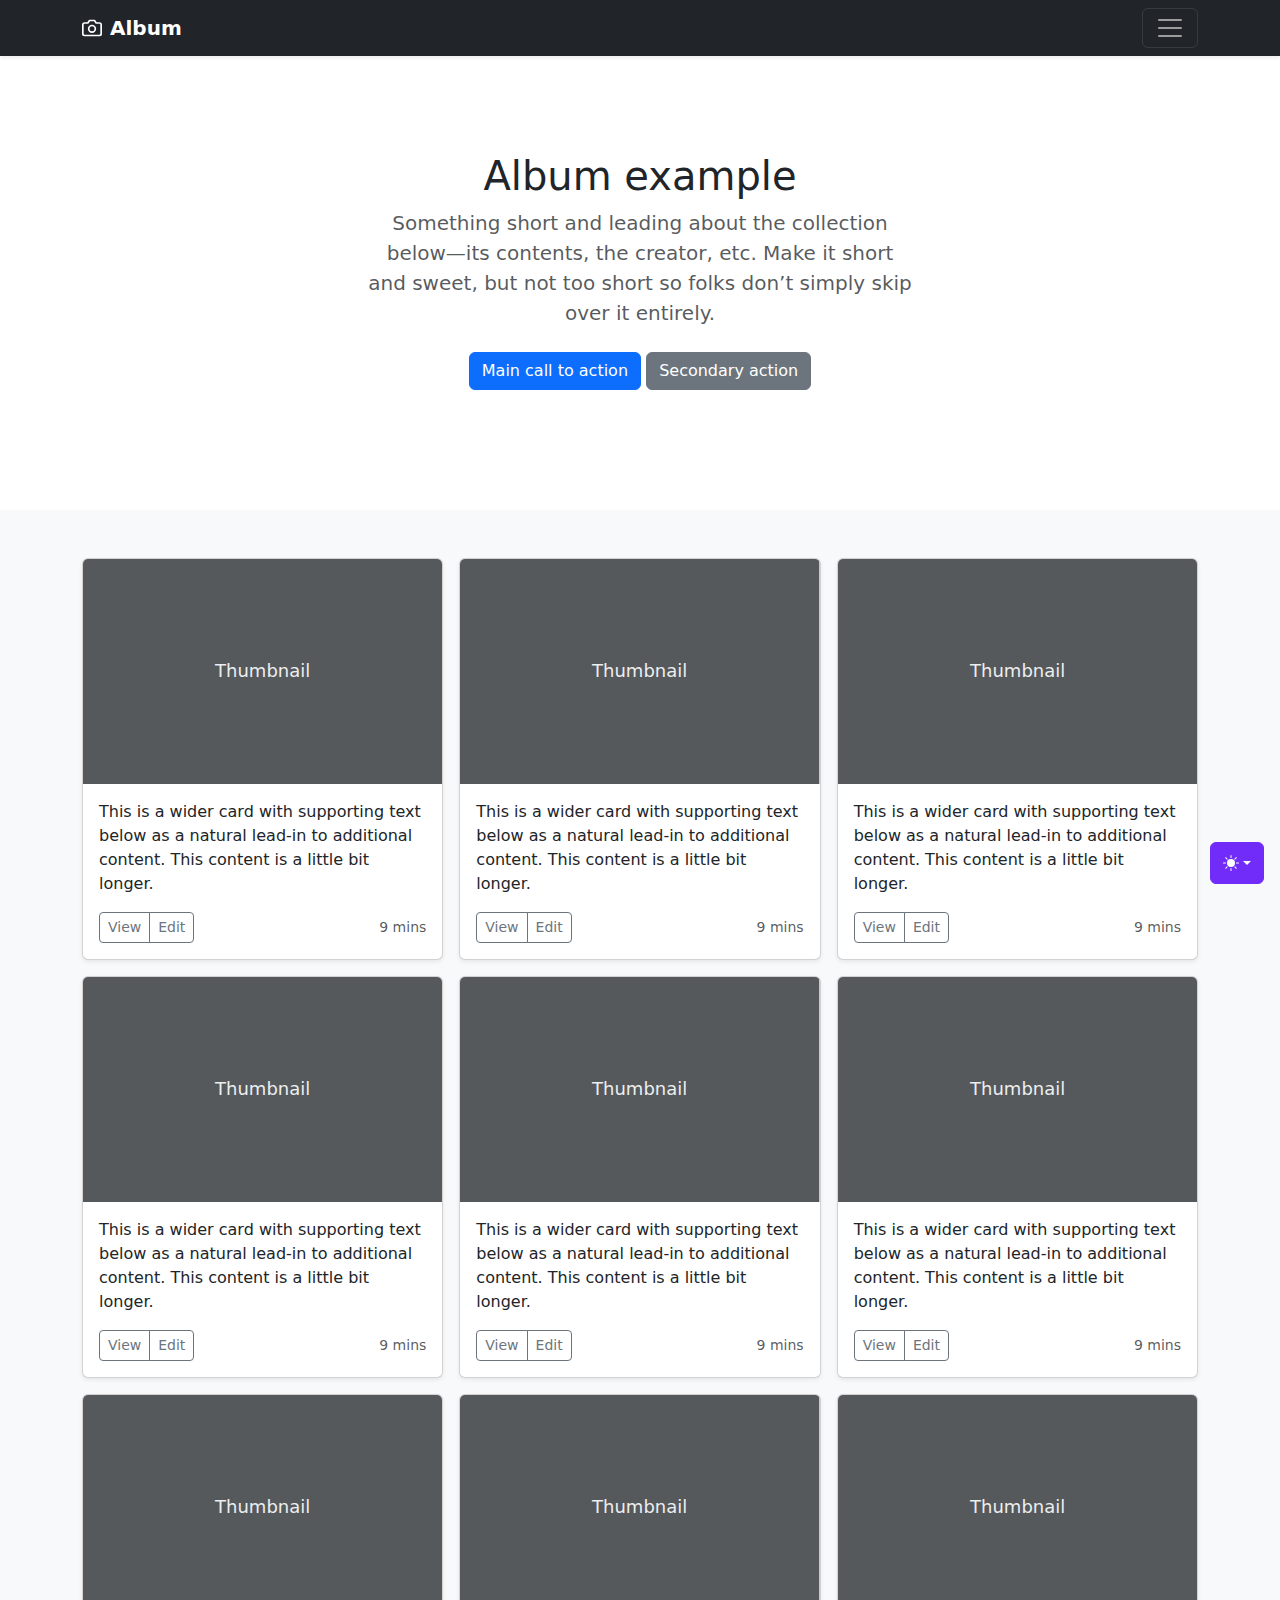
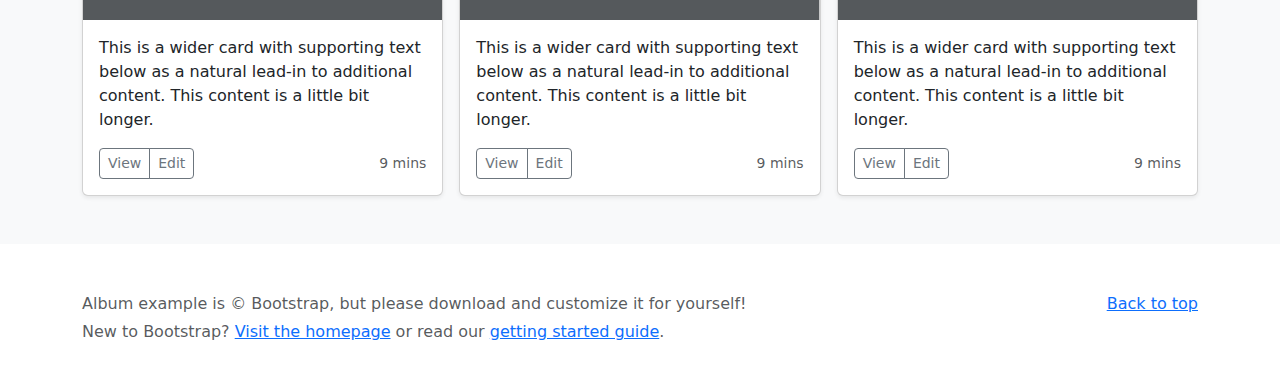
<file: bootstrap-5.3.8-examples/album/index.html>
<!doctype html>
<html lang="en" data-bs-theme="auto">
  <head>
    <meta charset="utf-8" />
    <meta name="viewport" content="width=device-width, initial-scale=1" />
    <meta name="description" content="" />
    <meta
      name="author"
      content="Mark Otto, Jacob Thornton, and Bootstrap contributors"
    />
    <meta name="generator" content="Astro v5.13.2" />
    <title>Album example · Bootstrap v5.3</title>
    <link
      rel="canonical"
      href="https://getbootstrap.com/docs/5.3/examples/album/"
    />
    <script src="../assets/js/color-modes.js"></script>
    <link href="../assets/dist/css/bootstrap.min.css" rel="stylesheet" />
    <meta name="theme-color" content="#712cf9" />
    <style>
      .bd-placeholder-img {
        font-size: 1.125rem;
        text-anchor: middle;
        -webkit-user-select: none;
        -moz-user-select: none;
        user-select: none;
      }
      @media (min-width: 768px) {
        .bd-placeholder-img-lg {
          font-size: 3.5rem;
        }
      }
      .b-example-divider {
        width: 100%;
        height: 3rem;
        background-color: #0000001a;
        border: solid rgba(0, 0, 0, 0.15);
        border-width: 1px 0;
        box-shadow:
          inset 0 0.5em 1.5em #0000001a,
          inset 0 0.125em 0.5em #00000026;
      }
      .b-example-vr {
        flex-shrink: 0;
        width: 1.5rem;
        height: 100vh;
      }
      .bi {
        vertical-align: -0.125em;
        fill: currentColor;
      }
      .nav-scroller {
        position: relative;
        z-index: 2;
        height: 2.75rem;
        overflow-y: hidden;
      }
      .nav-scroller .nav {
        display: flex;
        flex-wrap: nowrap;
        padding-bottom: 1rem;
        margin-top: -1px;
        overflow-x: auto;
        text-align: center;
        white-space: nowrap;
        -webkit-overflow-scrolling: touch;
      }
      .btn-bd-primary {
        --bd-violet-bg: #712cf9;
        --bd-violet-rgb: 112.520718, 44.062154, 249.437846;
        --bs-btn-font-weight: 600;
        --bs-btn-color: var(--bs-white);
        --bs-btn-bg: var(--bd-violet-bg);
        --bs-btn-border-color: var(--bd-violet-bg);
        --bs-btn-hover-color: var(--bs-white);
        --bs-btn-hover-bg: #6528e0;
        --bs-btn-hover-border-color: #6528e0;
        --bs-btn-focus-shadow-rgb: var(--bd-violet-rgb);
        --bs-btn-active-color: var(--bs-btn-hover-color);
        --bs-btn-active-bg: #5a23c8;
        --bs-btn-active-border-color: #5a23c8;
      }
      .bd-mode-toggle {
        z-index: 1500;
      }
      .bd-mode-toggle .bi {
        width: 1em;
        height: 1em;
      }
      .bd-mode-toggle .dropdown-menu .active .bi {
        display: block !important;
      }
    </style>
  </head>
  <body>
    <svg xmlns="http://www.w3.org/2000/svg" class="d-none">
      <symbol id="check2" viewBox="0 0 16 16">
        <path
          d="M13.854 3.646a.5.5 0 0 1 0 .708l-7 7a.5.5 0 0 1-.708 0l-3.5-3.5a.5.5 0 1 1 .708-.708L6.5 10.293l6.646-6.647a.5.5 0 0 1 .708 0z"
        ></path>
      </symbol>
      <symbol id="circle-half" viewBox="0 0 16 16">
        <path
          d="M8 15A7 7 0 1 0 8 1v14zm0 1A8 8 0 1 1 8 0a8 8 0 0 1 0 16z"
        ></path>
      </symbol>
      <symbol id="moon-stars-fill" viewBox="0 0 16 16">
        <path
          d="M6 .278a.768.768 0 0 1 .08.858 7.208 7.208 0 0 0-.878 3.46c0 4.021 3.278 7.277 7.318 7.277.527 0 1.04-.055 1.533-.16a.787.787 0 0 1 .81.316.733.733 0 0 1-.031.893A8.349 8.349 0 0 1 8.344 16C3.734 16 0 12.286 0 7.71 0 4.266 2.114 1.312 5.124.06A.752.752 0 0 1 6 .278z"
        ></path>
        <path
          d="M10.794 3.148a.217.217 0 0 1 .412 0l.387 1.162c.173.518.579.924 1.097 1.097l1.162.387a.217.217 0 0 1 0 .412l-1.162.387a1.734 1.734 0 0 0-1.097 1.097l-.387 1.162a.217.217 0 0 1-.412 0l-.387-1.162A1.734 1.734 0 0 0 9.31 6.593l-1.162-.387a.217.217 0 0 1 0-.412l1.162-.387a1.734 1.734 0 0 0 1.097-1.097l.387-1.162zM13.863.099a.145.145 0 0 1 .274 0l.258.774c.115.346.386.617.732.732l.774.258a.145.145 0 0 1 0 .274l-.774.258a1.156 1.156 0 0 0-.732.732l-.258.774a.145.145 0 0 1-.274 0l-.258-.774a1.156 1.156 0 0 0-.732-.732l-.774-.258a.145.145 0 0 1 0-.274l.774-.258c.346-.115.617-.386.732-.732L13.863.1z"
        ></path>
      </symbol>
      <symbol id="sun-fill" viewBox="0 0 16 16">
        <path
          d="M8 12a4 4 0 1 0 0-8 4 4 0 0 0 0 8zM8 0a.5.5 0 0 1 .5.5v2a.5.5 0 0 1-1 0v-2A.5.5 0 0 1 8 0zm0 13a.5.5 0 0 1 .5.5v2a.5.5 0 0 1-1 0v-2A.5.5 0 0 1 8 13zm8-5a.5.5 0 0 1-.5.5h-2a.5.5 0 0 1 0-1h2a.5.5 0 0 1 .5.5zM3 8a.5.5 0 0 1-.5.5h-2a.5.5 0 0 1 0-1h2A.5.5 0 0 1 3 8zm10.657-5.657a.5.5 0 0 1 0 .707l-1.414 1.415a.5.5 0 1 1-.707-.708l1.414-1.414a.5.5 0 0 1 .707 0zm-9.193 9.193a.5.5 0 0 1 0 .707L3.05 13.657a.5.5 0 0 1-.707-.707l1.414-1.414a.5.5 0 0 1 .707 0zm9.193 2.121a.5.5 0 0 1-.707 0l-1.414-1.414a.5.5 0 0 1 .707-.707l1.414 1.414a.5.5 0 0 1 0 .707zM4.464 4.465a.5.5 0 0 1-.707 0L2.343 3.05a.5.5 0 1 1 .707-.707l1.414 1.414a.5.5 0 0 1 0 .708z"
        ></path>
      </symbol>
    </svg>
    <div
      class="dropdown position-fixed bottom-0 end-0 mb-3 me-3 bd-mode-toggle"
    >
      <button
        class="btn btn-bd-primary py-2 dropdown-toggle d-flex align-items-center"
        id="bd-theme"
        type="button"
        aria-expanded="false"
        data-bs-toggle="dropdown"
        aria-label="Toggle theme (auto)"
      >
        <svg class="bi my-1 theme-icon-active" aria-hidden="true">
          <use href="#circle-half"></use>
        </svg>
        <span class="visually-hidden" id="bd-theme-text">Toggle theme</span>
      </button>
      <ul
        class="dropdown-menu dropdown-menu-end shadow"
        aria-labelledby="bd-theme-text"
      >
        <li>
          <button
            type="button"
            class="dropdown-item d-flex align-items-center"
            data-bs-theme-value="light"
            aria-pressed="false"
          >
            <svg class="bi me-2 opacity-50" aria-hidden="true">
              <use href="#sun-fill"></use>
            </svg>
            Light
            <svg class="bi ms-auto d-none" aria-hidden="true">
              <use href="#check2"></use>
            </svg>
          </button>
        </li>
        <li>
          <button
            type="button"
            class="dropdown-item d-flex align-items-center"
            data-bs-theme-value="dark"
            aria-pressed="false"
          >
            <svg class="bi me-2 opacity-50" aria-hidden="true">
              <use href="#moon-stars-fill"></use>
            </svg>
            Dark
            <svg class="bi ms-auto d-none" aria-hidden="true">
              <use href="#check2"></use>
            </svg>
          </button>
        </li>
        <li>
          <button
            type="button"
            class="dropdown-item d-flex align-items-center active"
            data-bs-theme-value="auto"
            aria-pressed="true"
          >
            <svg class="bi me-2 opacity-50" aria-hidden="true">
              <use href="#circle-half"></use>
            </svg>
            Auto
            <svg class="bi ms-auto d-none" aria-hidden="true">
              <use href="#check2"></use>
            </svg>
          </button>
        </li>
      </ul>
    </div>
    <header data-bs-theme="dark">
      <div class="collapse text-bg-dark" id="navbarHeader">
        <div class="container">
          <div class="row">
            <div class="col-sm-8 col-md-7 py-4">
              <h4>About</h4>
              <p class="text-body-secondary">
                Add some information about the album below, the author, or any
                other background context. Make it a few sentences long so folks
                can pick up some informative tidbits. Then, link them off to
                some social networking sites or contact information.
              </p>
            </div>
            <div class="col-sm-4 offset-md-1 py-4">
              <h4>Contact</h4>
              <ul class="list-unstyled">
                <li><a href="#" class="text-white">Follow on X</a></li>
                <li><a href="#" class="text-white">Like on Facebook</a></li>
                <li><a href="#" class="text-white">Email me</a></li>
              </ul>
            </div>
          </div>
        </div>
      </div>
      <div class="navbar navbar-dark bg-dark shadow-sm">
        <div class="container">
          <a href="#" class="navbar-brand d-flex align-items-center">
            <svg
              xmlns="http://www.w3.org/2000/svg"
              width="20"
              height="20"
              fill="none"
              stroke="currentColor"
              stroke-linecap="round"
              stroke-linejoin="round"
              stroke-width="2"
              aria-hidden="true"
              class="me-2"
              viewBox="0 0 24 24"
            >
              <path
                d="M23 19a2 2 0 0 1-2 2H3a2 2 0 0 1-2-2V8a2 2 0 0 1 2-2h4l2-3h6l2 3h4a2 2 0 0 1 2 2z"
              ></path>
              <circle cx="12" cy="13" r="4"></circle>
            </svg>
            <strong>Album</strong>
          </a>
          <button
            class="navbar-toggler"
            type="button"
            data-bs-toggle="collapse"
            data-bs-target="#navbarHeader"
            aria-controls="navbarHeader"
            aria-expanded="false"
            aria-label="Toggle navigation"
          >
            <span class="navbar-toggler-icon"></span>
          </button>
        </div>
      </div>
    </header>
    <main>
      <section class="py-5 text-center container">
        <div class="row py-lg-5">
          <div class="col-lg-6 col-md-8 mx-auto">
            <h1 class="fw-light">Album example</h1>
            <p class="lead text-body-secondary">
              Something short and leading about the collection below—its
              contents, the creator, etc. Make it short and sweet, but not too
              short so folks don’t simply skip over it entirely.
            </p>
            <p>
              <a href="#" class="btn btn-primary my-2">Main call to action</a>
              <a href="#" class="btn btn-secondary my-2">Secondary action</a>
            </p>
          </div>
        </div>
      </section>
      <div class="album py-5 bg-body-tertiary">
        <div class="container">
          <div class="row row-cols-1 row-cols-sm-2 row-cols-md-3 g-3">
            <div class="col">
              <div class="card shadow-sm">
                <svg
                  aria-label="Placeholder: Thumbnail"
                  class="bd-placeholder-img card-img-top"
                  height="225"
                  preserveAspectRatio="xMidYMid slice"
                  role="img"
                  width="100%"
                  xmlns="http://www.w3.org/2000/svg"
                >
                  <title>Placeholder</title>
                  <rect width="100%" height="100%" fill="#55595c"></rect>
                  <text x="50%" y="50%" fill="#eceeef" dy=".3em">
                    Thumbnail
                  </text>
                </svg>
                <div class="card-body">
                  <p class="card-text">
                    This is a wider card with supporting text below as a natural
                    lead-in to additional content. This content is a little bit
                    longer.
                  </p>
                  <div
                    class="d-flex justify-content-between align-items-center"
                  >
                    <div class="btn-group">
                      <button
                        type="button"
                        class="btn btn-sm btn-outline-secondary"
                      >
                        View
                      </button>
                      <button
                        type="button"
                        class="btn btn-sm btn-outline-secondary"
                      >
                        Edit
                      </button>
                    </div>
                    <small class="text-body-secondary">9 mins</small>
                  </div>
                </div>
              </div>
            </div>
            <div class="col">
              <div class="card shadow-sm">
                <svg
                  aria-label="Placeholder: Thumbnail"
                  class="bd-placeholder-img card-img-top"
                  height="225"
                  preserveAspectRatio="xMidYMid slice"
                  role="img"
                  width="100%"
                  xmlns="http://www.w3.org/2000/svg"
                >
                  <title>Placeholder</title>
                  <rect width="100%" height="100%" fill="#55595c"></rect>
                  <text x="50%" y="50%" fill="#eceeef" dy=".3em">
                    Thumbnail
                  </text>
                </svg>
                <div class="card-body">
                  <p class="card-text">
                    This is a wider card with supporting text below as a natural
                    lead-in to additional content. This content is a little bit
                    longer.
                  </p>
                  <div
                    class="d-flex justify-content-between align-items-center"
                  >
                    <div class="btn-group">
                      <button
                        type="button"
                        class="btn btn-sm btn-outline-secondary"
                      >
                        View
                      </button>
                      <button
                        type="button"
                        class="btn btn-sm btn-outline-secondary"
                      >
                        Edit
                      </button>
                    </div>
                    <small class="text-body-secondary">9 mins</small>
                  </div>
                </div>
              </div>
            </div>
            <div class="col">
              <div class="card shadow-sm">
                <svg
                  aria-label="Placeholder: Thumbnail"
                  class="bd-placeholder-img card-img-top"
                  height="225"
                  preserveAspectRatio="xMidYMid slice"
                  role="img"
                  width="100%"
                  xmlns="http://www.w3.org/2000/svg"
                >
                  <title>Placeholder</title>
                  <rect width="100%" height="100%" fill="#55595c"></rect>
                  <text x="50%" y="50%" fill="#eceeef" dy=".3em">
                    Thumbnail
                  </text>
                </svg>
                <div class="card-body">
                  <p class="card-text">
                    This is a wider card with supporting text below as a natural
                    lead-in to additional content. This content is a little bit
                    longer.
                  </p>
                  <div
                    class="d-flex justify-content-between align-items-center"
                  >
                    <div class="btn-group">
                      <button
                        type="button"
                        class="btn btn-sm btn-outline-secondary"
                      >
                        View
                      </button>
                      <button
                        type="button"
                        class="btn btn-sm btn-outline-secondary"
                      >
                        Edit
                      </button>
                    </div>
                    <small class="text-body-secondary">9 mins</small>
                  </div>
                </div>
              </div>
            </div>
            <div class="col">
              <div class="card shadow-sm">
                <svg
                  aria-label="Placeholder: Thumbnail"
                  class="bd-placeholder-img card-img-top"
                  height="225"
                  preserveAspectRatio="xMidYMid slice"
                  role="img"
                  width="100%"
                  xmlns="http://www.w3.org/2000/svg"
                >
                  <title>Placeholder</title>
                  <rect width="100%" height="100%" fill="#55595c"></rect>
                  <text x="50%" y="50%" fill="#eceeef" dy=".3em">
                    Thumbnail
                  </text>
                </svg>
                <div class="card-body">
                  <p class="card-text">
                    This is a wider card with supporting text below as a natural
                    lead-in to additional content. This content is a little bit
                    longer.
                  </p>
                  <div
                    class="d-flex justify-content-between align-items-center"
                  >
                    <div class="btn-group">
                      <button
                        type="button"
                        class="btn btn-sm btn-outline-secondary"
                      >
                        View
                      </button>
                      <button
                        type="button"
                        class="btn btn-sm btn-outline-secondary"
                      >
                        Edit
                      </button>
                    </div>
                    <small class="text-body-secondary">9 mins</small>
                  </div>
                </div>
              </div>
            </div>
            <div class="col">
              <div class="card shadow-sm">
                <svg
                  aria-label="Placeholder: Thumbnail"
                  class="bd-placeholder-img card-img-top"
                  height="225"
                  preserveAspectRatio="xMidYMid slice"
                  role="img"
                  width="100%"
                  xmlns="http://www.w3.org/2000/svg"
                >
                  <title>Placeholder</title>
                  <rect width="100%" height="100%" fill="#55595c"></rect>
                  <text x="50%" y="50%" fill="#eceeef" dy=".3em">
                    Thumbnail
                  </text>
                </svg>
                <div class="card-body">
                  <p class="card-text">
                    This is a wider card with supporting text below as a natural
                    lead-in to additional content. This content is a little bit
                    longer.
                  </p>
                  <div
                    class="d-flex justify-content-between align-items-center"
                  >
                    <div class="btn-group">
                      <button
                        type="button"
                        class="btn btn-sm btn-outline-secondary"
                      >
                        View
                      </button>
                      <button
                        type="button"
                        class="btn btn-sm btn-outline-secondary"
                      >
                        Edit
                      </button>
                    </div>
                    <small class="text-body-secondary">9 mins</small>
                  </div>
                </div>
              </div>
            </div>
            <div class="col">
              <div class="card shadow-sm">
                <svg
                  aria-label="Placeholder: Thumbnail"
                  class="bd-placeholder-img card-img-top"
                  height="225"
                  preserveAspectRatio="xMidYMid slice"
                  role="img"
                  width="100%"
                  xmlns="http://www.w3.org/2000/svg"
                >
                  <title>Placeholder</title>
                  <rect width="100%" height="100%" fill="#55595c"></rect>
                  <text x="50%" y="50%" fill="#eceeef" dy=".3em">
                    Thumbnail
                  </text>
                </svg>
                <div class="card-body">
                  <p class="card-text">
                    This is a wider card with supporting text below as a natural
                    lead-in to additional content. This content is a little bit
                    longer.
                  </p>
                  <div
                    class="d-flex justify-content-between align-items-center"
                  >
                    <div class="btn-group">
                      <button
                        type="button"
                        class="btn btn-sm btn-outline-secondary"
                      >
                        View
                      </button>
                      <button
                        type="button"
                        class="btn btn-sm btn-outline-secondary"
                      >
                        Edit
                      </button>
                    </div>
                    <small class="text-body-secondary">9 mins</small>
                  </div>
                </div>
              </div>
            </div>
            <div class="col">
              <div class="card shadow-sm">
                <svg
                  aria-label="Placeholder: Thumbnail"
                  class="bd-placeholder-img card-img-top"
                  height="225"
                  preserveAspectRatio="xMidYMid slice"
                  role="img"
                  width="100%"
                  xmlns="http://www.w3.org/2000/svg"
                >
                  <title>Placeholder</title>
                  <rect width="100%" height="100%" fill="#55595c"></rect>
                  <text x="50%" y="50%" fill="#eceeef" dy=".3em">
                    Thumbnail
                  </text>
                </svg>
                <div class="card-body">
                  <p class="card-text">
                    This is a wider card with supporting text below as a natural
                    lead-in to additional content. This content is a little bit
                    longer.
                  </p>
                  <div
                    class="d-flex justify-content-between align-items-center"
                  >
                    <div class="btn-group">
                      <button
                        type="button"
                        class="btn btn-sm btn-outline-secondary"
                      >
                        View
                      </button>
                      <button
                        type="button"
                        class="btn btn-sm btn-outline-secondary"
                      >
                        Edit
                      </button>
                    </div>
                    <small class="text-body-secondary">9 mins</small>
                  </div>
                </div>
              </div>
            </div>
            <div class="col">
              <div class="card shadow-sm">
                <svg
                  aria-label="Placeholder: Thumbnail"
                  class="bd-placeholder-img card-img-top"
                  height="225"
                  preserveAspectRatio="xMidYMid slice"
                  role="img"
                  width="100%"
                  xmlns="http://www.w3.org/2000/svg"
                >
                  <title>Placeholder</title>
                  <rect width="100%" height="100%" fill="#55595c"></rect>
                  <text x="50%" y="50%" fill="#eceeef" dy=".3em">
                    Thumbnail
                  </text>
                </svg>
                <div class="card-body">
                  <p class="card-text">
                    This is a wider card with supporting text below as a natural
                    lead-in to additional content. This content is a little bit
                    longer.
                  </p>
                  <div
                    class="d-flex justify-content-between align-items-center"
                  >
                    <div class="btn-group">
                      <button
                        type="button"
                        class="btn btn-sm btn-outline-secondary"
                      >
                        View
                      </button>
                      <button
                        type="button"
                        class="btn btn-sm btn-outline-secondary"
                      >
                        Edit
                      </button>
                    </div>
                    <small class="text-body-secondary">9 mins</small>
                  </div>
                </div>
              </div>
            </div>
            <div class="col">
              <div class="card shadow-sm">
                <svg
                  aria-label="Placeholder: Thumbnail"
                  class="bd-placeholder-img card-img-top"
                  height="225"
                  preserveAspectRatio="xMidYMid slice"
                  role="img"
                  width="100%"
                  xmlns="http://www.w3.org/2000/svg"
                >
                  <title>Placeholder</title>
                  <rect width="100%" height="100%" fill="#55595c"></rect>
                  <text x="50%" y="50%" fill="#eceeef" dy=".3em">
                    Thumbnail
                  </text>
                </svg>
                <div class="card-body">
                  <p class="card-text">
                    This is a wider card with supporting text below as a natural
                    lead-in to additional content. This content is a little bit
                    longer.
                  </p>
                  <div
                    class="d-flex justify-content-between align-items-center"
                  >
                    <div class="btn-group">
                      <button
                        type="button"
                        class="btn btn-sm btn-outline-secondary"
                      >
                        View
                      </button>
                      <button
                        type="button"
                        class="btn btn-sm btn-outline-secondary"
                      >
                        Edit
                      </button>
                    </div>
                    <small class="text-body-secondary">9 mins</small>
                  </div>
                </div>
              </div>
            </div>
          </div>
        </div>
      </div>
    </main>
    <footer class="text-body-secondary py-5">
      <div class="container">
        <p class="float-end mb-1"><a href="#">Back to top</a></p>
        <p class="mb-1">
          Album example is &copy; Bootstrap, but please download and customize
          it for yourself!
        </p>
        <p class="mb-0">
          New to Bootstrap? <a href="/">Visit the homepage</a> or read our
          <a href="../getting-started/introduction">getting started guide</a>.
        </p>
      </div>
    </footer>
    <script
      src="../assets/dist/js/bootstrap.bundle.min.js"
      class="astro-vvvwv3sm"
    ></script>
  </body>
</html>
</file>
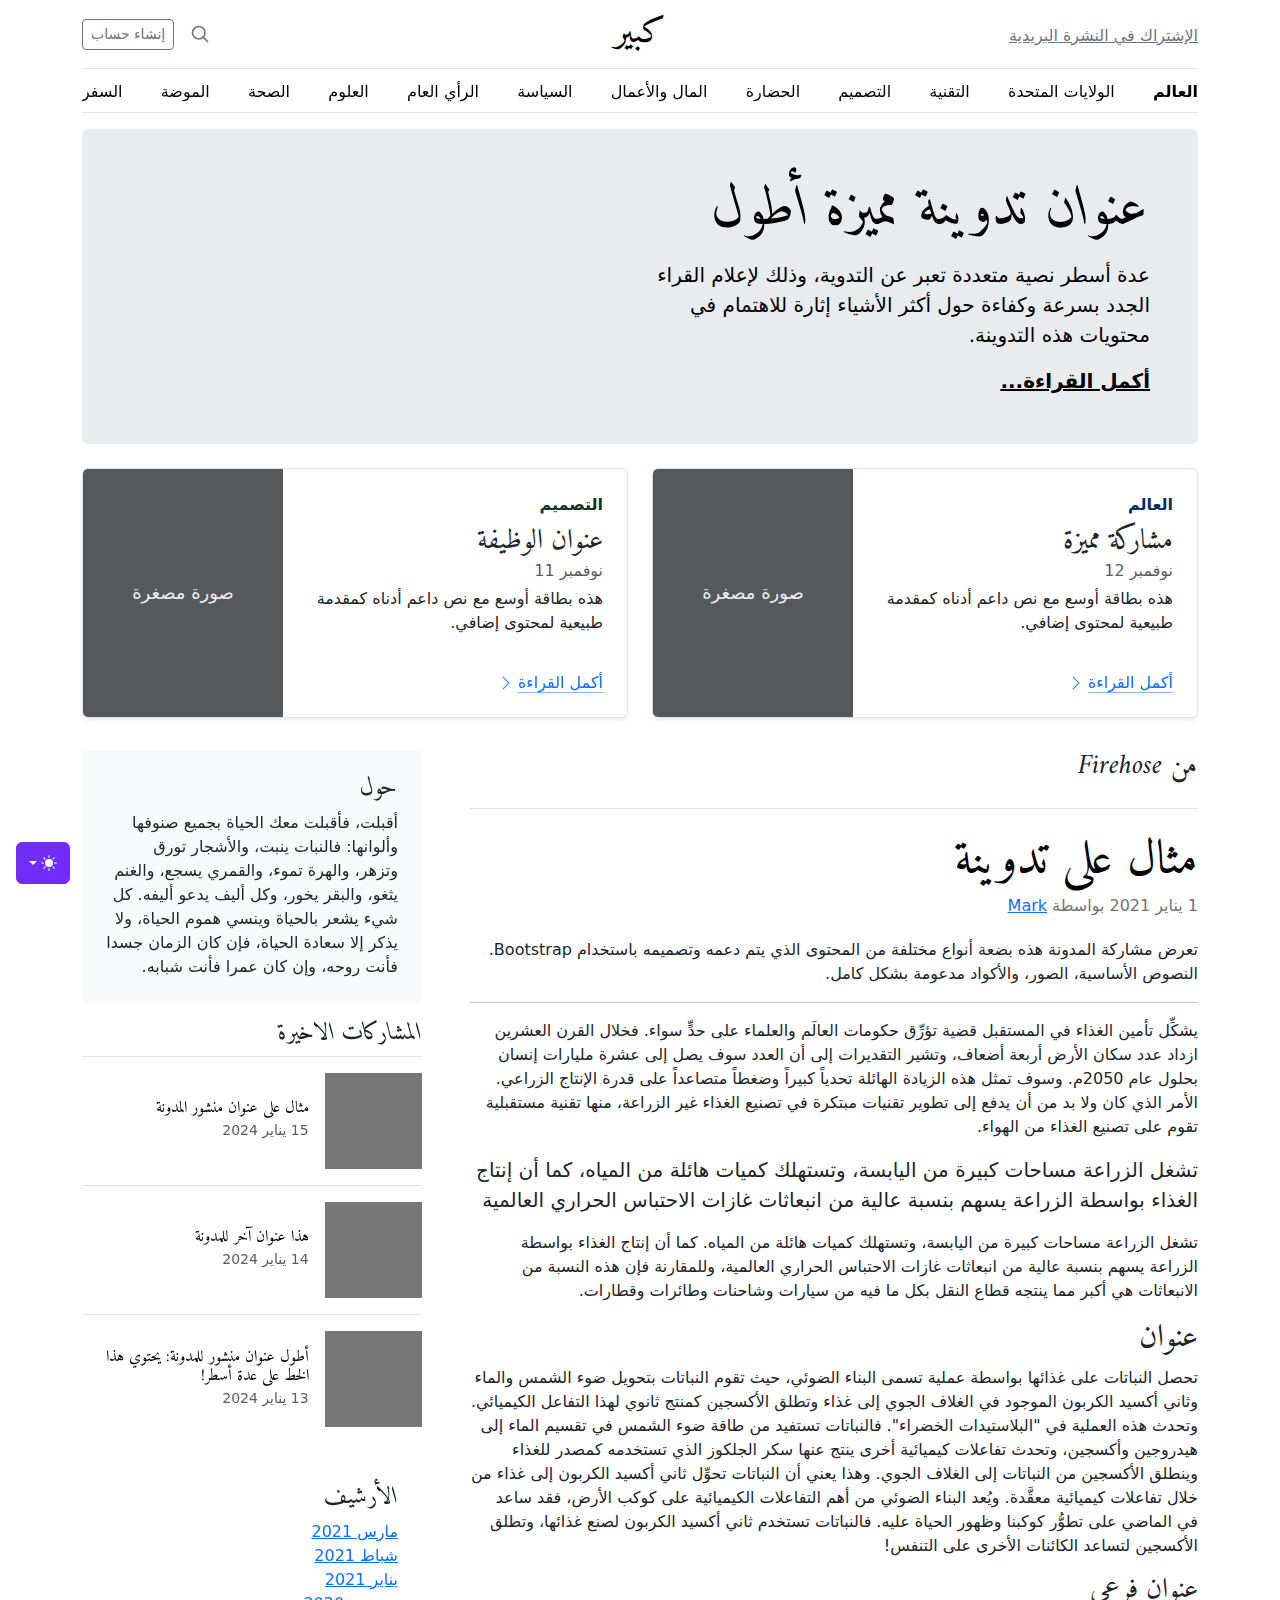
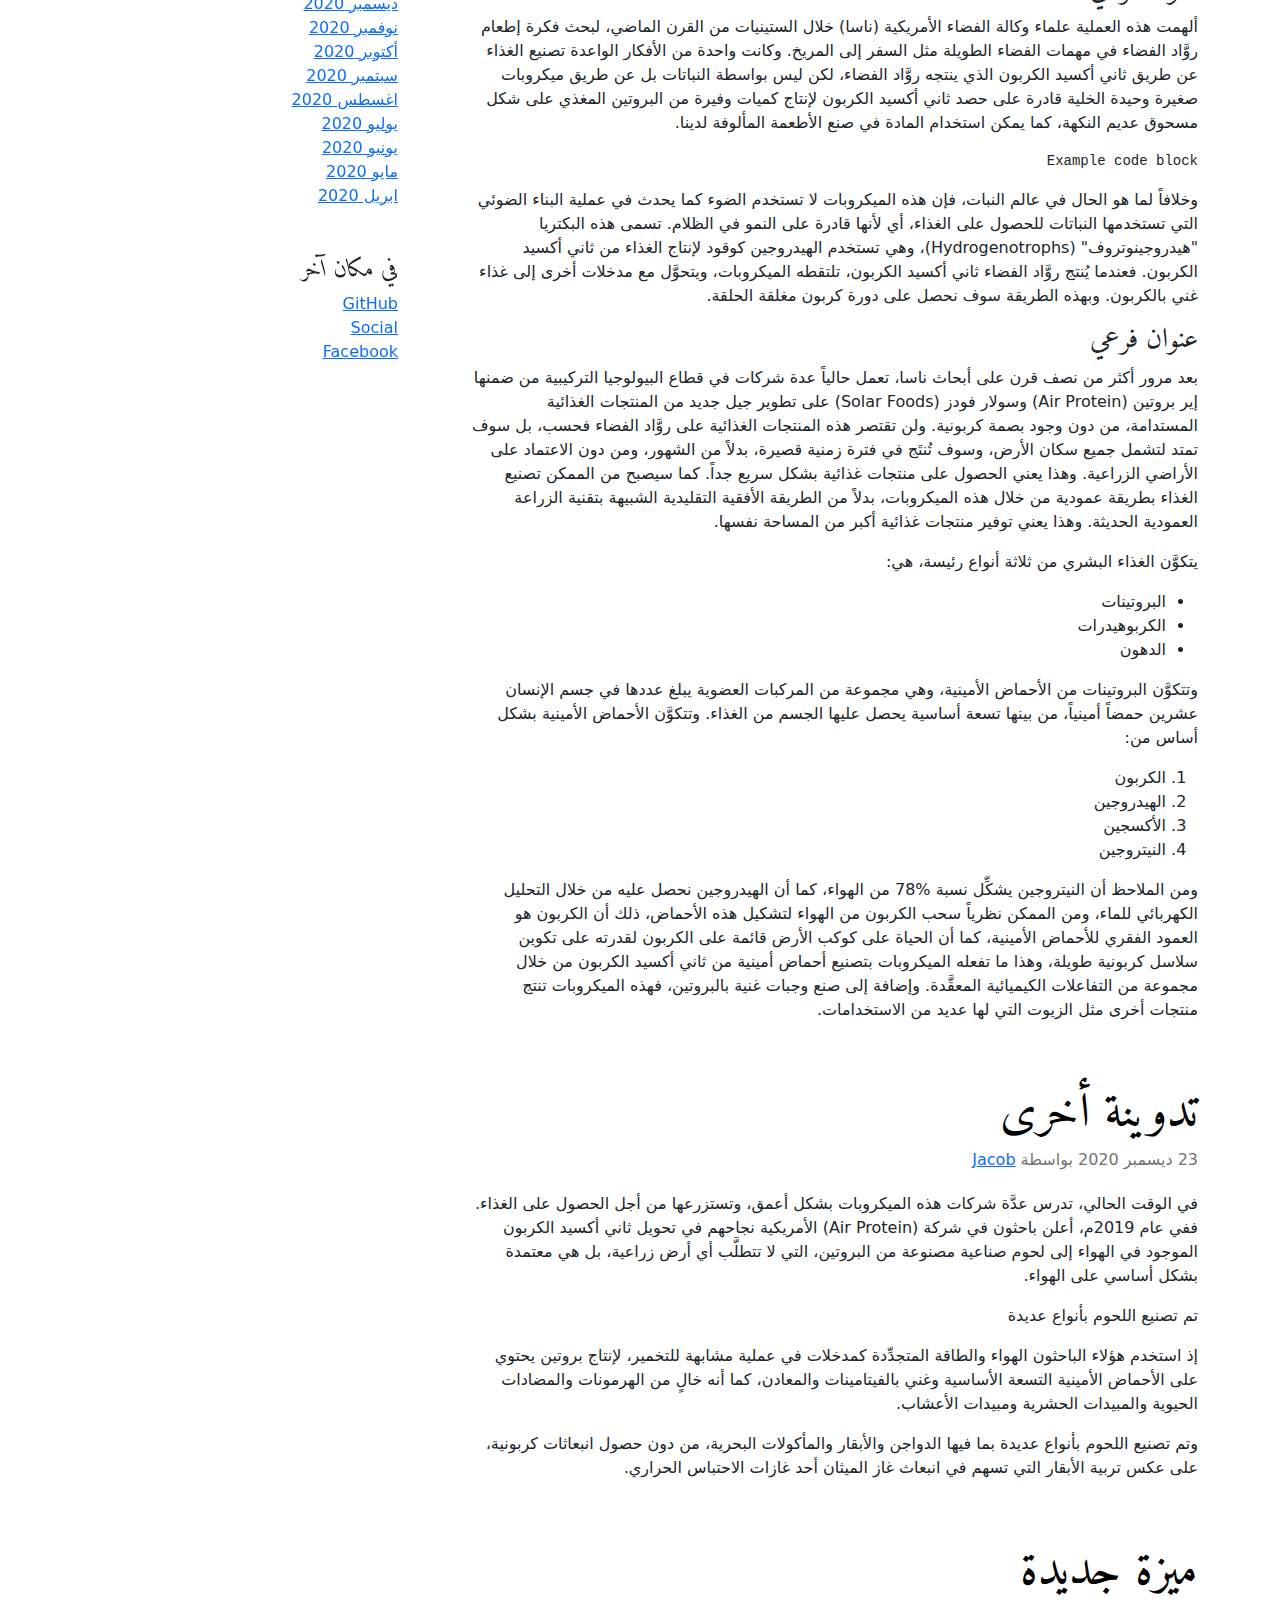
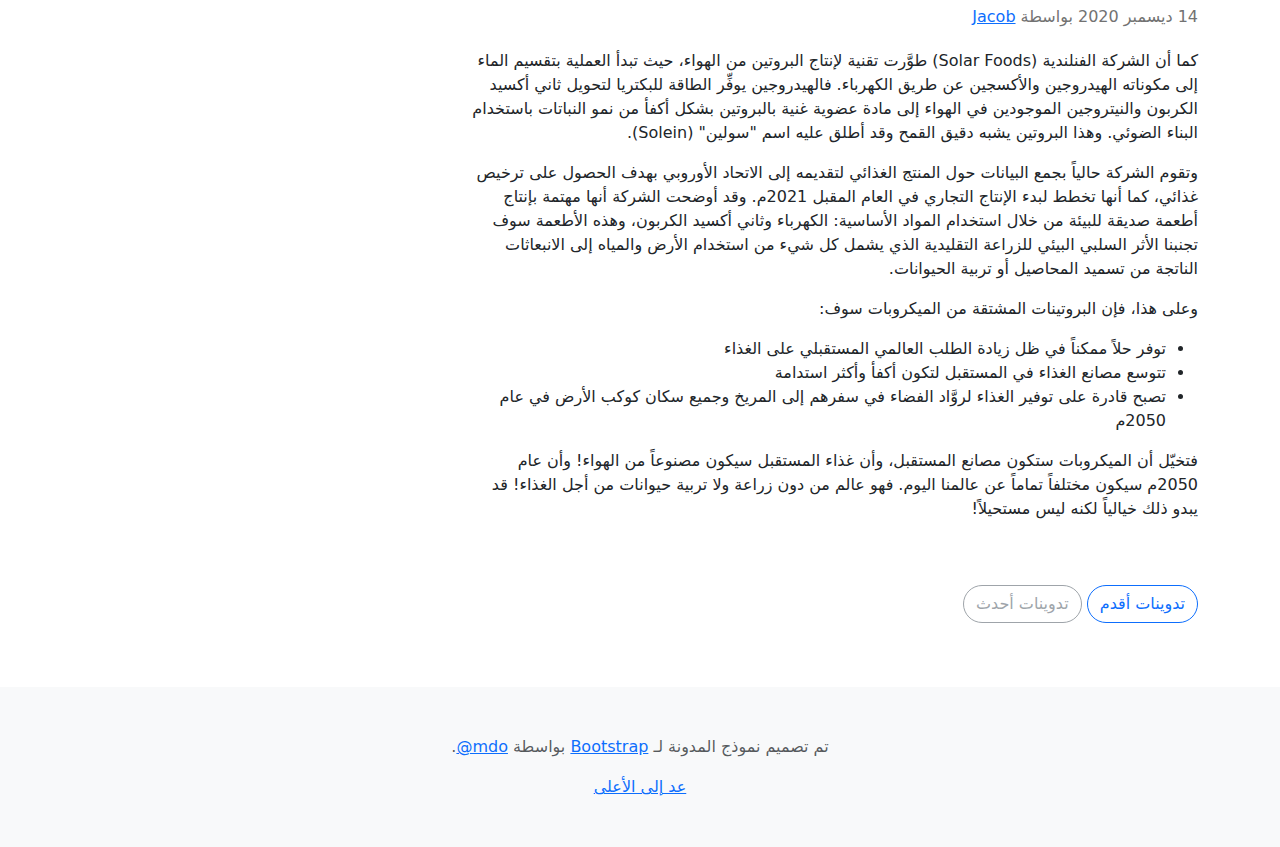
<file: bootstrap-5.3.8-examples/blog-rtl/index.html>
<!doctype html>
<html lang="ar" dir="rtl" data-bs-theme="auto">
  <head>
    <meta charset="utf-8" />
    <meta name="viewport" content="width=device-width, initial-scale=1" />
    <meta name="description" content="" />
    <meta
      name="author"
      content="Mark Otto, Jacob Thornton, and Bootstrap contributors"
    />
    <meta name="generator" content="Astro v5.13.2" />
    <title>قالب المدونة · Bootstrap v5.3</title>
    <link
      rel="canonical"
      href="https://getbootstrap.com/docs/5.3/examples/blog-rtl/"
    />
    <script src="../assets/js/color-modes.js"></script>
    <link href="../assets/dist/css/bootstrap.rtl.min.css" rel="stylesheet" />
    <meta name="theme-color" content="#712cf9" />
    <link
      href="https://fonts.googleapis.com/css?family=Amiri:wght@400;700&display=swap"
      rel="stylesheet"
    />
    <link href="../blog/blog.rtl.css" rel="stylesheet" />
    <style>
      .bd-placeholder-img {
        font-size: 1.125rem;
        text-anchor: middle;
        -webkit-user-select: none;
        -moz-user-select: none;
        user-select: none;
      }
      @media (min-width: 768px) {
        .bd-placeholder-img-lg {
          font-size: 3.5rem;
        }
      }
      .b-example-divider {
        width: 100%;
        height: 3rem;
        background-color: #0000001a;
        border: solid rgba(0, 0, 0, 0.15);
        border-width: 1px 0;
        box-shadow:
          inset 0 0.5em 1.5em #0000001a,
          inset 0 0.125em 0.5em #00000026;
      }
      .b-example-vr {
        flex-shrink: 0;
        width: 1.5rem;
        height: 100vh;
      }
      .bi {
        vertical-align: -0.125em;
        fill: currentColor;
      }
      .nav-scroller {
        position: relative;
        z-index: 2;
        height: 2.75rem;
        overflow-y: hidden;
      }
      .nav-scroller .nav {
        display: flex;
        flex-wrap: nowrap;
        padding-bottom: 1rem;
        margin-top: -1px;
        overflow-x: auto;
        text-align: center;
        white-space: nowrap;
        -webkit-overflow-scrolling: touch;
      }
      .btn-bd-primary {
        --bd-violet-bg: #712cf9;
        --bd-violet-rgb: 112.520718, 44.062154, 249.437846;
        --bs-btn-font-weight: 600;
        --bs-btn-color: var(--bs-white);
        --bs-btn-bg: var(--bd-violet-bg);
        --bs-btn-border-color: var(--bd-violet-bg);
        --bs-btn-hover-color: var(--bs-white);
        --bs-btn-hover-bg: #6528e0;
        --bs-btn-hover-border-color: #6528e0;
        --bs-btn-focus-shadow-rgb: var(--bd-violet-rgb);
        --bs-btn-active-color: var(--bs-btn-hover-color);
        --bs-btn-active-bg: #5a23c8;
        --bs-btn-active-border-color: #5a23c8;
      }
      .bd-mode-toggle {
        z-index: 1500;
      }
      .bd-mode-toggle .bi {
        width: 1em;
        height: 1em;
      }
      .bd-mode-toggle .dropdown-menu .active .bi {
        display: block !important;
      }
    </style>
  </head>
  <body>
    <svg xmlns="http://www.w3.org/2000/svg" class="d-none">
      <symbol id="check2" viewBox="0 0 16 16">
        <path
          d="M13.854 3.646a.5.5 0 0 1 0 .708l-7 7a.5.5 0 0 1-.708 0l-3.5-3.5a.5.5 0 1 1 .708-.708L6.5 10.293l6.646-6.647a.5.5 0 0 1 .708 0z"
        ></path>
      </symbol>
      <symbol id="circle-half" viewBox="0 0 16 16">
        <path
          d="M8 15A7 7 0 1 0 8 1v14zm0 1A8 8 0 1 1 8 0a8 8 0 0 1 0 16z"
        ></path>
      </symbol>
      <symbol id="moon-stars-fill" viewBox="0 0 16 16">
        <path
          d="M6 .278a.768.768 0 0 1 .08.858 7.208 7.208 0 0 0-.878 3.46c0 4.021 3.278 7.277 7.318 7.277.527 0 1.04-.055 1.533-.16a.787.787 0 0 1 .81.316.733.733 0 0 1-.031.893A8.349 8.349 0 0 1 8.344 16C3.734 16 0 12.286 0 7.71 0 4.266 2.114 1.312 5.124.06A.752.752 0 0 1 6 .278z"
        ></path>
        <path
          d="M10.794 3.148a.217.217 0 0 1 .412 0l.387 1.162c.173.518.579.924 1.097 1.097l1.162.387a.217.217 0 0 1 0 .412l-1.162.387a1.734 1.734 0 0 0-1.097 1.097l-.387 1.162a.217.217 0 0 1-.412 0l-.387-1.162A1.734 1.734 0 0 0 9.31 6.593l-1.162-.387a.217.217 0 0 1 0-.412l1.162-.387a1.734 1.734 0 0 0 1.097-1.097l.387-1.162zM13.863.099a.145.145 0 0 1 .274 0l.258.774c.115.346.386.617.732.732l.774.258a.145.145 0 0 1 0 .274l-.774.258a1.156 1.156 0 0 0-.732.732l-.258.774a.145.145 0 0 1-.274 0l-.258-.774a1.156 1.156 0 0 0-.732-.732l-.774-.258a.145.145 0 0 1 0-.274l.774-.258c.346-.115.617-.386.732-.732L13.863.1z"
        ></path>
      </symbol>
      <symbol id="sun-fill" viewBox="0 0 16 16">
        <path
          d="M8 12a4 4 0 1 0 0-8 4 4 0 0 0 0 8zM8 0a.5.5 0 0 1 .5.5v2a.5.5 0 0 1-1 0v-2A.5.5 0 0 1 8 0zm0 13a.5.5 0 0 1 .5.5v2a.5.5 0 0 1-1 0v-2A.5.5 0 0 1 8 13zm8-5a.5.5 0 0 1-.5.5h-2a.5.5 0 0 1 0-1h2a.5.5 0 0 1 .5.5zM3 8a.5.5 0 0 1-.5.5h-2a.5.5 0 0 1 0-1h2A.5.5 0 0 1 3 8zm10.657-5.657a.5.5 0 0 1 0 .707l-1.414 1.415a.5.5 0 1 1-.707-.708l1.414-1.414a.5.5 0 0 1 .707 0zm-9.193 9.193a.5.5 0 0 1 0 .707L3.05 13.657a.5.5 0 0 1-.707-.707l1.414-1.414a.5.5 0 0 1 .707 0zm9.193 2.121a.5.5 0 0 1-.707 0l-1.414-1.414a.5.5 0 0 1 .707-.707l1.414 1.414a.5.5 0 0 1 0 .707zM4.464 4.465a.5.5 0 0 1-.707 0L2.343 3.05a.5.5 0 1 1 .707-.707l1.414 1.414a.5.5 0 0 1 0 .708z"
        ></path>
      </symbol>
    </svg>
    <div
      class="dropdown position-fixed bottom-0 end-0 mb-3 me-3 bd-mode-toggle"
    >
      <button
        class="btn btn-bd-primary py-2 dropdown-toggle d-flex align-items-center"
        id="bd-theme"
        type="button"
        aria-expanded="false"
        data-bs-toggle="dropdown"
        aria-label="Toggle theme (auto)"
      >
        <svg class="bi my-1 theme-icon-active" aria-hidden="true">
          <use href="#circle-half"></use>
        </svg>
        <span class="visually-hidden" id="bd-theme-text">Toggle theme</span>
      </button>
      <ul
        class="dropdown-menu dropdown-menu-end shadow"
        aria-labelledby="bd-theme-text"
      >
        <li>
          <button
            type="button"
            class="dropdown-item d-flex align-items-center"
            data-bs-theme-value="light"
            aria-pressed="false"
          >
            <svg class="bi me-2 opacity-50" aria-hidden="true">
              <use href="#sun-fill"></use>
            </svg>
            Light
            <svg class="bi ms-auto d-none" aria-hidden="true">
              <use href="#check2"></use>
            </svg>
          </button>
        </li>
        <li>
          <button
            type="button"
            class="dropdown-item d-flex align-items-center"
            data-bs-theme-value="dark"
            aria-pressed="false"
          >
            <svg class="bi me-2 opacity-50" aria-hidden="true">
              <use href="#moon-stars-fill"></use>
            </svg>
            Dark
            <svg class="bi ms-auto d-none" aria-hidden="true">
              <use href="#check2"></use>
            </svg>
          </button>
        </li>
        <li>
          <button
            type="button"
            class="dropdown-item d-flex align-items-center active"
            data-bs-theme-value="auto"
            aria-pressed="true"
          >
            <svg class="bi me-2 opacity-50" aria-hidden="true">
              <use href="#circle-half"></use>
            </svg>
            Auto
            <svg class="bi ms-auto d-none" aria-hidden="true">
              <use href="#check2"></use>
            </svg>
          </button>
        </li>
      </ul>
    </div>
    <svg xmlns="http://www.w3.org/2000/svg" class="d-none">
      <symbol
        id="aperture"
        fill="none"
        stroke="currentColor"
        stroke-linecap="round"
        stroke-linejoin="round"
        stroke-width="2"
        viewBox="0 0 24 24"
      >
        <circle cx="12" cy="12" r="10"></circle>
        <path
          d="M14.31 8l5.74 9.94M9.69 8h11.48M7.38 12l5.74-9.94M9.69 16L3.95 6.06M14.31 16H2.83m13.79-4l-5.74 9.94"
        ></path>
      </symbol>
      <symbol id="cart" viewBox="0 0 16 16">
        <path
          d="M0 1.5A.5.5 0 0 1 .5 1H2a.5.5 0 0 1 .485.379L2.89 3H14.5a.5.5 0 0 1 .49.598l-1 5a.5.5 0 0 1-.465.401l-9.397.472L4.415 11H13a.5.5 0 0 1 0 1H4a.5.5 0 0 1-.491-.408L2.01 3.607 1.61 2H.5a.5.5 0 0 1-.5-.5zM3.102 4l.84 4.479 9.144-.459L13.89 4H3.102zM5 12a2 2 0 1 0 0 4 2 2 0 0 0 0-4zm7 0a2 2 0 1 0 0 4 2 2 0 0 0 0-4zm-7 1a1 1 0 1 1 0 2 1 1 0 0 1 0-2zm7 0a1 1 0 1 1 0 2 1 1 0 0 1 0-2z"
        ></path>
      </symbol>
      <symbol id="chevron-right" viewBox="0 0 16 16">
        <path
          fill-rule="evenodd"
          d="M4.646 1.646a.5.5 0 0 1 .708 0l6 6a.5.5 0 0 1 0 .708l-6 6a.5.5 0 0 1-.708-.708L10.293 8 4.646 2.354a.5.5 0 0 1 0-.708z"
        ></path>
      </symbol>
    </svg>
    <div class="container">
      <header class="border-bottom lh-1 py-3">
        <div class="row flex-nowrap justify-content-between align-items-center">
          <div class="col-4 pt-1">
            <a class="link-secondary" href="#">الإشتراك في النشرة البريدية</a>
          </div>
          <div class="col-4 text-center">
            <a
              class="blog-header-logo text-body-emphasis text-decoration-none"
              href="#"
              >كبير</a
            >
          </div>
          <div class="col-4 d-flex justify-content-end align-items-center">
            <a class="link-secondary" href="#" aria-label="بحث">
              <svg
                xmlns="http://www.w3.org/2000/svg"
                width="20"
                height="20"
                fill="none"
                stroke="currentColor"
                stroke-linecap="round"
                stroke-linejoin="round"
                stroke-width="2"
                class="mx-3"
                role="img"
                viewBox="0 0 24 24"
              >
                <title>بحث</title>
                <circle cx="10.5" cy="10.5" r="7.5"></circle>
                <path d="M21 21l-5.2-5.2"></path>
              </svg>
            </a>
            <a class="btn btn-sm btn-outline-secondary" href="#">إنشاء حساب</a>
          </div>
        </div>
      </header>
      <div class="nav-scroller py-1 mb-3 border-bottom">
        <nav class="nav nav-underline justify-content-between">
          <a class="nav-item nav-link link-body-emphasis active" href="#"
            >العالم</a
          >
          <a class="nav-item nav-link link-body-emphasis" href="#"
            >الولايات المتحدة</a
          >
          <a class="nav-item nav-link link-body-emphasis" href="#">التقنية</a>
          <a class="nav-item nav-link link-body-emphasis" href="#">التصميم</a>
          <a class="nav-item nav-link link-body-emphasis" href="#">الحضارة</a>
          <a class="nav-item nav-link link-body-emphasis" href="#"
            >المال والأعمال</a
          >
          <a class="nav-item nav-link link-body-emphasis" href="#">السياسة</a>
          <a class="nav-item nav-link link-body-emphasis" href="#"
            >الرأي العام</a
          >
          <a class="nav-item nav-link link-body-emphasis" href="#">العلوم</a>
          <a class="nav-item nav-link link-body-emphasis" href="#">الصحة</a>
          <a class="nav-item nav-link link-body-emphasis" href="#">الموضة</a>
          <a class="nav-item nav-link link-body-emphasis" href="#">السفر</a>
        </nav>
      </div>
    </div>
    <main class="container">
      <div class="p-4 p-md-5 mb-4 rounded text-body-emphasis bg-body-secondary">
        <div class="col-lg-6 px-0">
          <h1 class="display-4 fst-italic">عنوان تدوينة مميزة أطول</h1>
          <p class="lead my-3">
            عدة أسطر نصية متعددة تعبر عن التدوية، وذلك لإعلام القراء الجدد بسرعة
            وكفاءة حول أكثر الأشياء إثارة للاهتمام في محتويات هذه التدوينة.
          </p>
          <p class="lead mb-0">
            <a href="#" class="text-body-emphasis fw-bold">أكمل القراءة...</a>
          </p>
        </div>
      </div>
      <div class="row mb-2">
        <div class="col-md-6">
          <div
            class="row g-0 border rounded overflow-hidden flex-md-row mb-4 shadow-sm h-md-250 position-relative"
          >
            <div class="col p-4 d-flex flex-column position-static">
              <strong class="d-inline-block mb-2 text-primary-emphasis"
                >العالم</strong
              >
              <h3 class="mb-0">مشاركة مميزة</h3>
              <div class="mb-1 text-body-secondary">نوفمبر 12</div>
              <p class="card-text mb-auto">
                هذه بطاقة أوسع مع نص داعم أدناه كمقدمة طبيعية لمحتوى إضافي.
              </p>
              <a
                href="#"
                class="icon-link gap-1 icon-link-hover stretched-link"
              >
                أكمل القراءة
                <svg class="bi" aria-hidden="true">
                  <use xlink:href="#chevron-right"></use>
                </svg>
              </a>
            </div>
            <div class="col-auto d-none d-lg-block">
              <svg
                aria-label="Placeholder: صورة مصغرة"
                class="bd-placeholder-img"
                height="250"
                preserveAspectRatio="xMidYMid slice"
                role="img"
                width="200"
                xmlns="http://www.w3.org/2000/svg"
              >
                <title>Placeholder</title>
                <rect width="100%" height="100%" fill="#55595c"></rect>
                <text x="50%" y="50%" fill="#eceeef" dy=".3em">صورة مصغرة</text>
              </svg>
            </div>
          </div>
        </div>
        <div class="col-md-6">
          <div
            class="row g-0 border rounded overflow-hidden flex-md-row mb-4 shadow-sm h-md-250 position-relative"
          >
            <div class="col p-4 d-flex flex-column position-static">
              <strong class="d-inline-block mb-2 text-success-emphasis"
                >التصميم</strong
              >
              <h3 class="mb-0">عنوان الوظيفة</h3>
              <div class="mb-1 text-body-secondary">نوفمبر 11</div>
              <p class="mb-auto">
                هذه بطاقة أوسع مع نص داعم أدناه كمقدمة طبيعية لمحتوى إضافي.
              </p>
              <a
                href="#"
                class="icon-link gap-1 icon-link-hover stretched-link"
              >
                أكمل القراءة
                <svg class="bi" aria-hidden="true">
                  <use xlink:href="#chevron-right"></use>
                </svg>
              </a>
            </div>
            <div class="col-auto d-none d-lg-block">
              <svg
                aria-label="Placeholder: صورة مصغرة"
                class="bd-placeholder-img"
                height="250"
                preserveAspectRatio="xMidYMid slice"
                role="img"
                width="200"
                xmlns="http://www.w3.org/2000/svg"
              >
                <title>Placeholder</title>
                <rect width="100%" height="100%" fill="#55595c"></rect>
                <text x="50%" y="50%" fill="#eceeef" dy=".3em">صورة مصغرة</text>
              </svg>
            </div>
          </div>
        </div>
      </div>
      <div class="row g-5">
        <div class="col-md-8">
          <h3 class="pb-4 mb-4 fst-italic border-bottom">من Firehose</h3>
          <article class="blog-post">
            <h2 class="display-5 link-body-emphasis mb-1">مثال على تدوينة</h2>
            <p class="blog-post-meta">
              1 يناير 2021 بواسطة <a href="#"> Mark </a>
            </p>
            <p>
              تعرض مشاركة المدونة هذه بضعة أنواع مختلفة من المحتوى الذي يتم دعمه
              وتصميمه باستخدام Bootstrap. النصوص الأساسية، الصور، والأكواد
              مدعومة بشكل كامل.
            </p>
            <hr />
            <p>
              يشكِّل تأمين الغذاء في المستقبل قضية تؤرِّق حكومات العالَم
              والعلماء على حدٍّ سواء. فخلال القرن العشرين ازداد عدد سكان الأرض
              أربعة أضعاف، وتشير التقديرات إلى أن العدد سوف يصل إلى عشرة مليارات
              إنسان بحلول عام 2050م. وسوف تمثل هذه الزيادة الهائلة تحدياً كبيراً
              وضغطاً متصاعداً على قدرة الإنتاج الزراعي. الأمر الذي كان ولا بد من
              أن يدفع إلى تطوير تقنيات مبتكرة في تصنيع الغذاء غير الزراعة، منها
              تقنية مستقبلية تقوم على تصنيع الغذاء من الهواء.
            </p>
            <blockquote class="blockquote">
              <p>
                تشغل الزراعة مساحات كبيرة من اليابسة، وتستهلك كميات هائلة من
                المياه، كما أن إنتاج الغذاء بواسطة الزراعة يسهم بنسبة عالية من
                انبعاثات غازات الاحتباس الحراري العالمية
              </p>
            </blockquote>
            <p>
              تشغل الزراعة مساحات كبيرة من اليابسة، وتستهلك كميات هائلة من
              المياه. كما أن إنتاج الغذاء بواسطة الزراعة يسهم بنسبة عالية من
              انبعاثات غازات الاحتباس الحراري العالمية، وللمقارنة فإن هذه النسبة
              من الانبعاثات هي أكبر مما ينتجه قطاع النقل بكل ما فيه من سيارات
              وشاحنات وطائرات وقطارات.
            </p>
            <h2>عنوان</h2>
            <p>
              تحصل النباتات على غذائها بواسطة عملية تسمى البناء الضوئي، حيث تقوم
              النباتات بتحويل ضوء الشمس والماء وثاني أكسيد الكربون الموجود في
              الغلاف الجوي إلى غذاء وتطلق الأكسجين كمنتج ثانوي لهذا التفاعل
              الكيميائي. وتحدث هذه العملية في "البلاستيدات الخضراء". فالنباتات
              تستفيد من طاقة ضوء الشمس في تقسيم الماء إلى هيدروجين وأكسجين،
              وتحدث تفاعلات كيميائية أخرى ينتج عنها سكر الجلكوز الذي تستخدمه
              كمصدر للغذاء وينطلق الأكسجين من النباتات إلى الغلاف الجوي. وهذا
              يعني أن النباتات تحوِّل ثاني أكسيد الكربون إلى غذاء من خلال
              تفاعلات كيميائية معقَّدة. ويُعد البناء الضوئي من أهم التفاعلات
              الكيميائية على كوكب الأرض، فقد ساعد في الماضي على تطوُّر كوكبنا
              وظهور الحياة عليه. فالنباتات تستخدم ثاني أكسيد الكربون لصنع
              غذائها، وتطلق الأكسجين لتساعد الكائنات الأخرى على التنفس!
            </p>
            <h3>عنوان فرعي</h3>
            <p>
              ألهمت هذه العملية علماء وكالة الفضاء الأمريكية (ناسا) خلال
              الستينيات من القرن الماضي، لبحث فكرة إطعام روَّاد الفضاء في مهمات
              الفضاء الطويلة مثل السفر إلى المريخ. وكانت واحدة من الأفكار
              الواعدة تصنيع الغذاء عن طريق ثاني أكسيد الكربون الذي ينتجه روَّاد
              الفضاء، لكن ليس بواسطة النباتات بل عن طريق ميكروبات صغيرة وحيدة
              الخلية قادرة على حصد ثاني أكسيد الكربون لإنتاج كميات وفيرة من
              البروتين المغذي على شكل مسحوق عديم النكهة، كما يمكن استخدام المادة
              في صنع الأطعمة المألوفة لدينا.
            </p>
            <pre><code>Example code block</code></pre>
            <p>
              وخلافاً لما هو الحال في عالم النبات، فإن هذه الميكروبات لا تستخدم
              الضوء كما يحدث في عملية البناء الضوئي التي تستخدمها النباتات
              للحصول على الغذاء، أي لأنها قادرة على النمو في الظلام. تسمى هذه
              البكتريا "هيدروجينوتروف" (Hydrogenotrophs)، وهي تستخدم الهيدروجين
              كوقود لإنتاج الغذاء من ثاني أكسيد الكربون. فعندما يُنتج روَّاد
              الفضاء ثاني أكسيد الكربون، تلتقطه الميكروبات، ويتحوَّل مع مدخلات
              أخرى إلى غذاء غني بالكربون. وبهذه الطريقة سوف نحصل على دورة كربون
              مغلقة الحلقة.
            </p>
            <h3>عنوان فرعي</h3>
            <p>
              بعد مرور أكثر من نصف قرن على أبحاث ناسا، تعمل حالياً عدة شركات في
              قطاع البيولوجيا التركيبية من ضمنها إير بروتين (Air Protein) وسولار
              فودز (Solar Foods) على تطوير جيل جديد من المنتجات الغذائية
              المستدامة، من دون وجود بصمة كربونية. ولن تقتصر هذه المنتجات
              الغذائية على روَّاد الفضاء فحسب، بل سوف تمتد لتشمل جميع سكان
              الأرض، وسوف تُنتَج في فترة زمنية قصيرة، بدلاً من الشهور، ومن دون
              الاعتماد على الأراضي الزراعية. وهذا يعني الحصول على منتجات غذائية
              بشكل سريع جداً. كما سيصبح من الممكن تصنيع الغذاء بطريقة عمودية من
              خلال هذه الميكروبات، بدلاً من الطريقة الأفقية التقليدية الشبيهة
              بتقنية الزراعة العمودية الحديثة. وهذا يعني توفير منتجات غذائية
              أكبر من المساحة نفسها.
            </p>
            <p>يتكوَّن الغذاء البشري من ثلاثة أنواع رئيسة، هي:</p>
            <ul>
              <li>البروتينات</li>
              <li>الكربوهيدرات</li>
              <li>الدهون</li>
            </ul>
            <p>
              وتتكوَّن البروتينات من الأحماض الأمينية، وهي مجموعة من المركبات
              العضوية يبلغ عددها في جسم الإنسان عشرين حمضاً أمينياً، من بينها
              تسعة أساسية يحصل عليها الجسم من الغذاء. وتتكوَّن الأحماض الأمينية
              بشكل أساس من:
            </p>
            <ol>
              <li>الكربون</li>
              <li>الهيدروجين</li>
              <li>الأكسجين</li>
              <li>النيتروجين</li>
            </ol>
            <p>
              ومن الملاحظ أن النيتروجين يشكِّل نسبة %78 من الهواء، كما أن
              الهيدروجين نحصل عليه من خلال التحليل الكهربائي للماء، ومن الممكن
              نظرياً سحب الكربون من الهواء لتشكيل هذه الأحماض، ذلك أن الكربون هو
              العمود الفقري للأحماض الأمينية، كما أن الحياة على كوكب الأرض قائمة
              على الكربون لقدرته على تكوين سلاسل كربونية طويلة، وهذا ما تفعله
              الميكروبات بتصنيع أحماض أمينية من ثاني أكسيد الكربون من خلال
              مجموعة من التفاعلات الكيميائية المعقَّدة. وإضافة إلى صنع وجبات
              غنية بالبروتين، فهذه الميكروبات تنتج منتجات أخرى مثل الزيوت التي
              لها عديد من الاستخدامات.
            </p>
          </article>
          <article class="blog-post">
            <h2 class="display-5 link-body-emphasis mb-1">تدوينة أخرى</h2>
            <p class="blog-post-meta">
              23 ديسمبر 2020 بواسطة <a href="#">Jacob</a>
            </p>
            <p>
              في الوقت الحالي، تدرس عدَّة شركات هذه الميكروبات بشكل أعمق،
              وتستزرعها من أجل الحصول على الغذاء. ففي عام 2019م، أعلن باحثون في
              شركة (Air Protein) الأمريكية نجاحهم في تحويل ثاني أكسيد الكربون
              الموجود في الهواء إلى لحوم صناعية مصنوعة من البروتين، التي لا
              تتطلَّب أي أرض زراعية، بل هي معتمدة بشكل أساسي على الهواء.
            </p>
            <blockquote><p>تم تصنيع اللحوم بأنواع عديدة</p></blockquote>
            <p>
              إذ استخدم هؤلاء الباحثون الهواء والطاقة المتجدِّدة كمدخلات في
              عملية مشابهة للتخمير، لإنتاج بروتين يحتوي على الأحماض الأمينية
              التسعة الأساسية وغني بالفيتامينات والمعادن، كما أنه خالٍ من
              الهرمونات والمضادات الحيوية والمبيدات الحشرية ومبيدات الأعشاب.
            </p>
            <p>
              وتم تصنيع اللحوم بأنواع عديدة بما فيها الدواجن والأبقار والمأكولات
              البحرية، من دون حصول انبعاثات كربونية، على عكس تربية الأبقار التي
              تسهم في انبعاث غاز الميثان أحد غازات الاحتباس الحراري.
            </p>
          </article>
          <article class="blog-post">
            <h2 class="display-5 link-body-emphasis mb-1">ميزة جديدة</h2>
            <p class="blog-post-meta">
              14 ديسمبر 2020 بواسطة <a href="#">Jacob</a>
            </p>
            <p>
              كما أن الشركة الفنلندية (Solar Foods) طوَّرت تقنية لإنتاج البروتين
              من الهواء، حيث تبدأ العملية بتقسيم الماء إلى مكوناته الهيدروجين
              والأكسجين عن طريق الكهرباء. فالهيدروجين يوفِّر الطاقة للبكتريا
              لتحويل ثاني أكسيد الكربون والنيتروجين الموجودين في الهواء إلى مادة
              عضوية غنية بالبروتين بشكل أكفأ من نمو النباتات باستخدام البناء
              الضوئي. وهذا البروتين يشبه دقيق القمح وقد أطلق عليه اسم "سولين"
              (Solein).
            </p>
            <p>
              وتقوم الشركة حالياً بجمع البيانات حول المنتج الغذائي لتقديمه إلى
              الاتحاد الأوروبي بهدف الحصول على ترخيص غذائي، كما أنها تخطط لبدء
              الإنتاج التجاري في العام المقبل 2021م. وقد أوضحت الشركة أنها مهتمة
              بإنتاج أطعمة صديقة للبيئة من خلال استخدام المواد الأساسية:
              الكهرباء وثاني أكسيد الكربون، وهذه الأطعمة سوف تجنبنا الأثر السلبي
              البيئي للزراعة التقليدية الذي يشمل كل شيء من استخدام الأرض والمياه
              إلى الانبعاثات الناتجة من تسميد المحاصيل أو تربية الحيوانات.
            </p>
            <p>وعلى هذا، فإن البروتينات المشتقة من الميكروبات سوف:</p>
            <ul>
              <li>
                توفر حلاً ممكناً في ظل زيادة الطلب العالمي المستقبلي على الغذاء
              </li>
              <li>تتوسع مصانع الغذاء في المستقبل لتكون أكفأ وأكثر استدامة</li>
              <li>
                تصبح قادرة على توفير الغذاء لروَّاد الفضاء في سفرهم إلى المريخ
                وجميع سكان كوكب الأرض في عام 2050م
              </li>
            </ul>
            <p>
              فتخيّل أن الميكروبات ستكون مصانع المستقبل، وأن غذاء المستقبل سيكون
              مصنوعاً من الهواء! وأن عام 2050م سيكون مختلفاً تماماً عن عالمنا
              اليوم. فهو عالم من دون زراعة ولا تربية حيوانات من أجل الغذاء! قد
              يبدو ذلك خيالياً لكنه ليس مستحيلاً!
            </p>
          </article>
          <nav class="blog-pagination" aria-label="Pagination">
            <a class="btn btn-outline-primary rounded-pill" href="#"
              >تدوينات أقدم</a
            >
            <a
              class="btn btn-outline-secondary rounded-pill disabled"
              aria-disabled="true"
              >تدوينات أحدث</a
            >
          </nav>
        </div>
        <div class="col-md-4">
          <div class="position-sticky" style="top: 2rem">
            <div class="p-4 mb-3 bg-body-tertiary rounded">
              <h4 class="fst-italic">حول</h4>
              <p class="mb-0">
                أقبلت، فأقبلت معك الحياة بجميع صنوفها وألوانها: فالنبات ينبت،
                والأشجار تورق وتزهر، والهرة تموء، والقمري يسجع، والغنم يثغو،
                والبقر يخور، وكل أليف يدعو أليفه. كل شيء يشعر بالحياة وينسي هموم
                الحياة، ولا يذكر إلا سعادة الحياة، فإن كان الزمان جسدا فأنت
                روحه، وإن كان عمرا فأنت شبابه.
              </p>
            </div>
            <div>
              <h4 class="fst-italic">المشاركات الاخيرة</h4>
              <ul class="list-unstyled">
                <li>
                  <a
                    class="d-flex flex-column flex-lg-row gap-3 align-items-start align-items-lg-center py-3 link-body-emphasis text-decoration-none border-top"
                    href="#"
                  >
                    <svg
                      aria-hidden="true"
                      class="bd-placeholder-img"
                      height="96"
                      preserveAspectRatio="xMidYMid slice"
                      width="100%"
                      xmlns="http://www.w3.org/2000/svg"
                    >
                      <rect width="100%" height="100%" fill="#777"></rect>
                    </svg>
                    <div class="col-lg-8">
                      <h6 class="mb-0">مثال على عنوان منشور المدونة</h6>
                      <small class="text-body-secondary">15 يناير 2024</small>
                    </div>
                  </a>
                </li>
                <li>
                  <a
                    class="d-flex flex-column flex-lg-row gap-3 align-items-start align-items-lg-center py-3 link-body-emphasis text-decoration-none border-top"
                    href="#"
                  >
                    <svg
                      aria-hidden="true"
                      class="bd-placeholder-img"
                      height="96"
                      preserveAspectRatio="xMidYMid slice"
                      width="100%"
                      xmlns="http://www.w3.org/2000/svg"
                    >
                      <rect width="100%" height="100%" fill="#777"></rect>
                    </svg>
                    <div class="col-lg-8">
                      <h6 class="mb-0">هذا عنوان آخر للمدونة</h6>
                      <small class="text-body-secondary">14 يناير 2024</small>
                    </div>
                  </a>
                </li>
                <li>
                  <a
                    class="d-flex flex-column flex-lg-row gap-3 align-items-start align-items-lg-center py-3 link-body-emphasis text-decoration-none border-top"
                    href="#"
                  >
                    <svg
                      aria-hidden="true"
                      class="bd-placeholder-img"
                      height="96"
                      preserveAspectRatio="xMidYMid slice"
                      width="100%"
                      xmlns="http://www.w3.org/2000/svg"
                    >
                      <rect width="100%" height="100%" fill="#777"></rect>
                    </svg>
                    <div class="col-lg-8">
                      <h6 class="mb-0">
                        أطول عنوان منشور للمدونة: يحتوي هذا الخط على عدة أسطر!
                      </h6>
                      <small class="text-body-secondary">13 يناير 2024</small>
                    </div>
                  </a>
                </li>
              </ul>
            </div>
            <div class="p-4">
              <h4 class="fst-italic">الأرشيف</h4>
              <ol class="list-unstyled mb-0">
                <li><a href="#">مارس 2021</a></li>
                <li><a href="#">شباط 2021</a></li>
                <li><a href="#">يناير 2021</a></li>
                <li><a href="#">ديسمبر 2020</a></li>
                <li><a href="#">نوفمبر 2020</a></li>
                <li><a href="#">أكتوبر 2020</a></li>
                <li><a href="#">سبتمبر 2020</a></li>
                <li><a href="#">اغسطس 2020</a></li>
                <li><a href="#">يوليو 2020</a></li>
                <li><a href="#">يونيو 2020</a></li>
                <li><a href="#">مايو 2020</a></li>
                <li><a href="#">ابريل 2020</a></li>
              </ol>
            </div>
            <div class="p-4">
              <h4 class="fst-italic">في مكان آخر</h4>
              <ol class="list-unstyled">
                <li><a href="#">GitHub</a></li>
                <li><a href="#">Social</a></li>
                <li><a href="#">Facebook</a></li>
              </ol>
            </div>
          </div>
        </div>
      </div>
    </main>
    <footer class="py-5 text-center text-body-secondary bg-body-tertiary">
      <p>
        تم تصميم نموذج المدونة لـ
        <a href="https://getbootstrap.com/">Bootstrap</a> بواسطة
        <a href="https://x.com/mdo"><bdi lang="en" dir="ltr">@mdo</bdi></a
        >.
      </p>
      <p class="mb-0"><a href="#">عد إلى الأعلى</a></p>
    </footer>
    <script
      src="../assets/dist/js/bootstrap.bundle.min.js"
      class="astro-vvvwv3sm"
    ></script>
  </body>
</html>
</file>
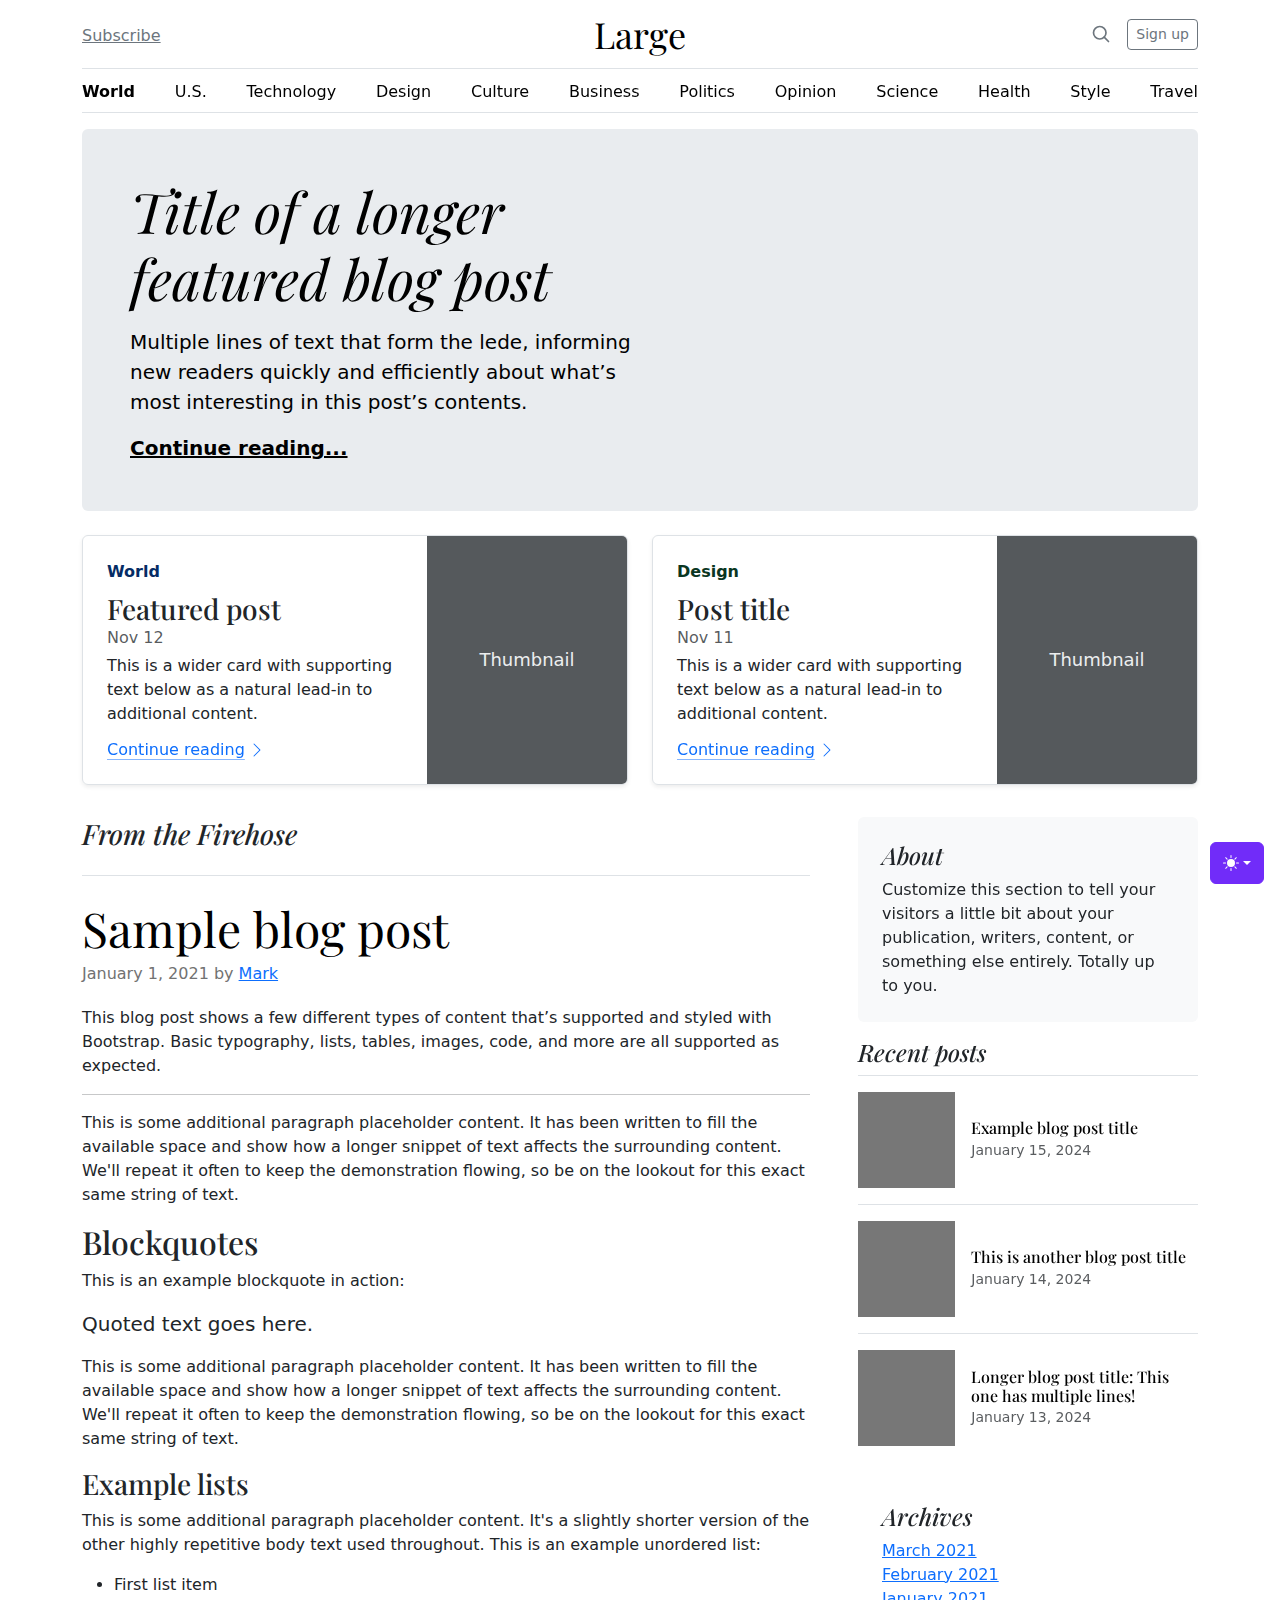
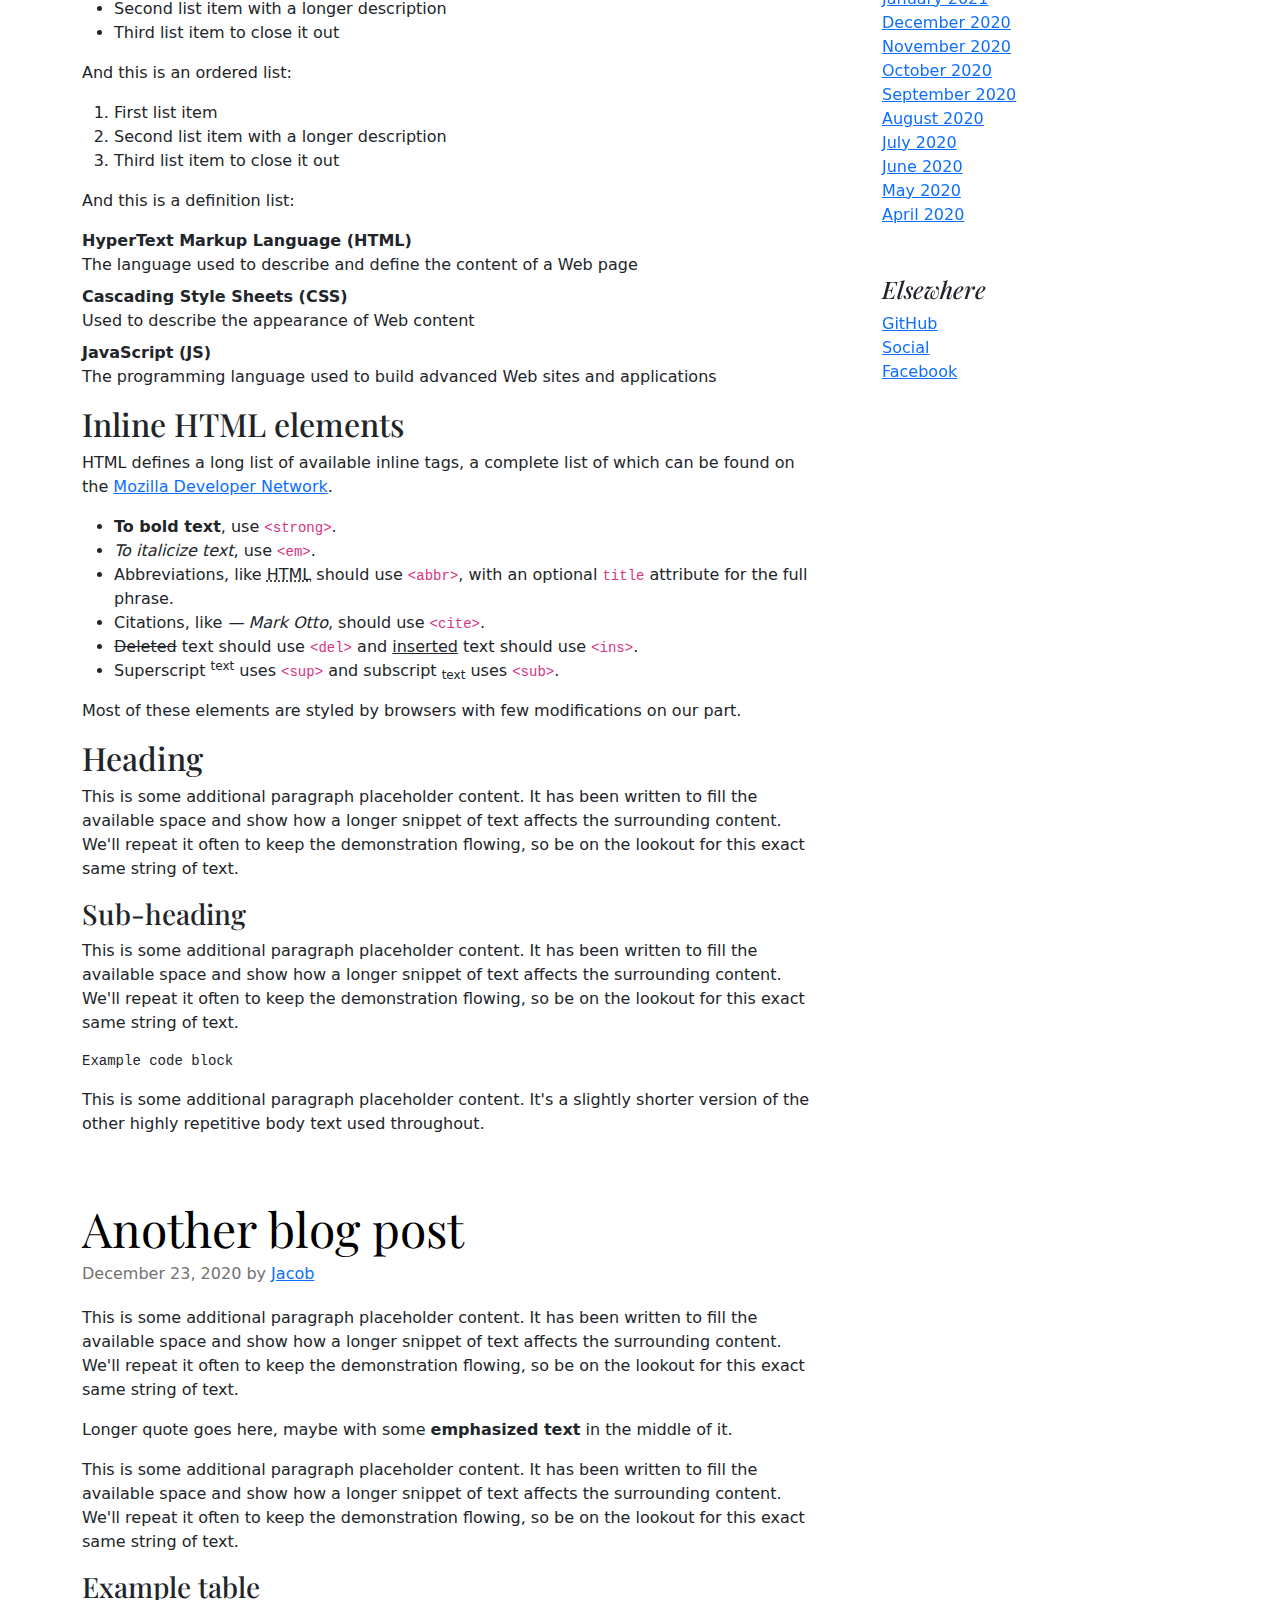
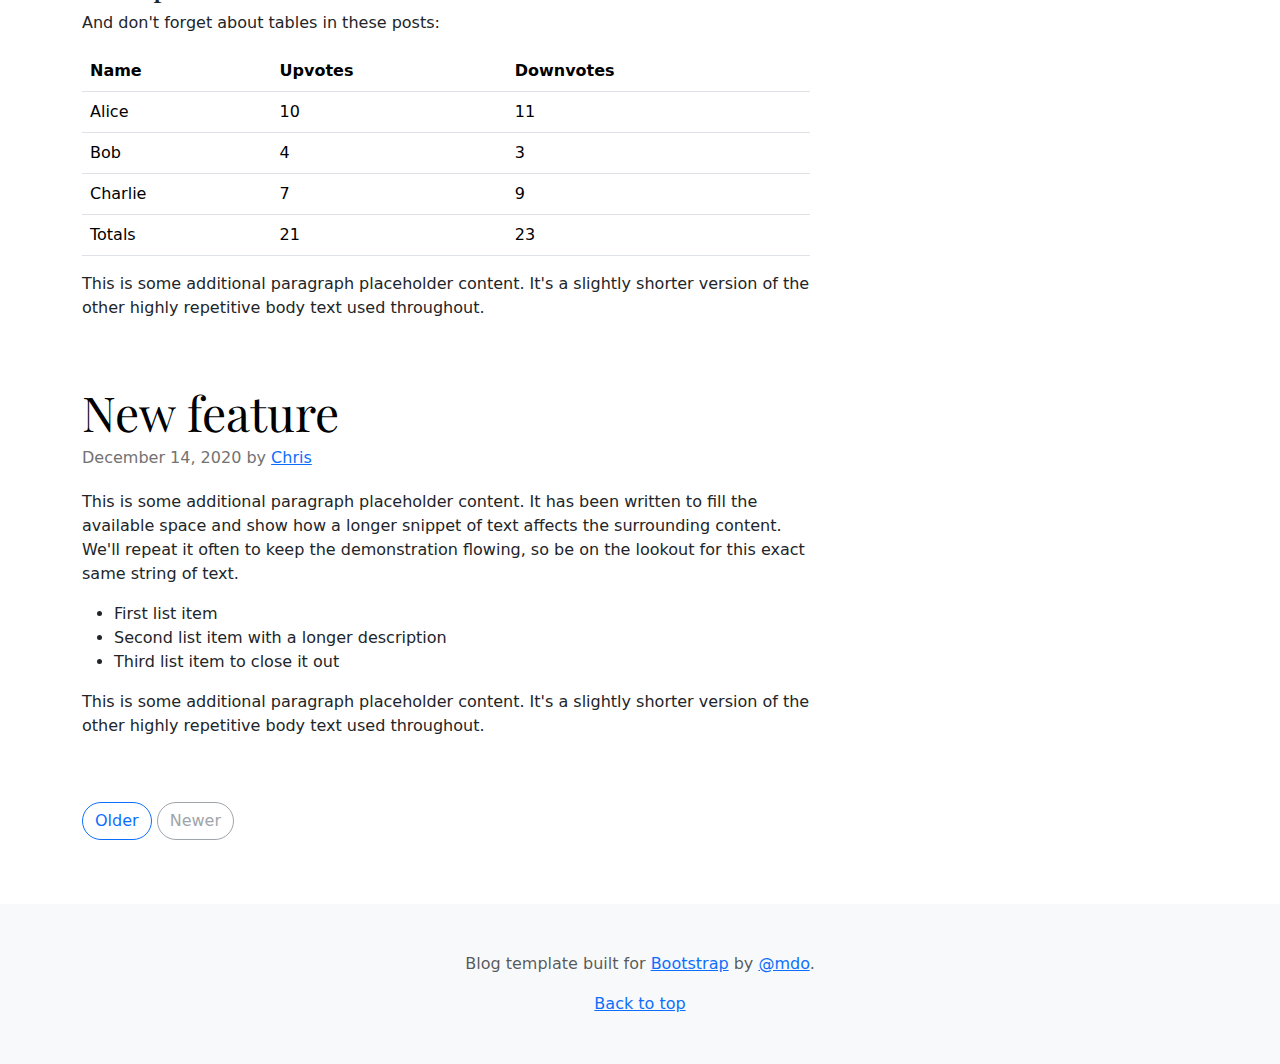
<file: bootstrap-5.3.8-examples/blog/index.html>
<!doctype html>
<html lang="en" data-bs-theme="auto">
  <head>
    <meta charset="utf-8" />
    <meta name="viewport" content="width=device-width, initial-scale=1" />
    <meta name="description" content="" />
    <meta
      name="author"
      content="Mark Otto, Jacob Thornton, and Bootstrap contributors"
    />
    <meta name="generator" content="Astro v5.13.2" />
    <title>Blog Template · Bootstrap v5.3</title>
    <link
      rel="canonical"
      href="https://getbootstrap.com/docs/5.3/examples/blog/"
    />
    <script src="../assets/js/color-modes.js"></script>
    <link href="../assets/dist/css/bootstrap.min.css" rel="stylesheet" />
    <meta name="theme-color" content="#712cf9" />
    <link
      href="https://fonts.googleapis.com/css?family=Playfair+Display:700,900&display=swap"
      rel="stylesheet"
    />
    <link href="blog.css" rel="stylesheet" />
    <style>
      .bd-placeholder-img {
        font-size: 1.125rem;
        text-anchor: middle;
        -webkit-user-select: none;
        -moz-user-select: none;
        user-select: none;
      }
      @media (min-width: 768px) {
        .bd-placeholder-img-lg {
          font-size: 3.5rem;
        }
      }
      .b-example-divider {
        width: 100%;
        height: 3rem;
        background-color: #0000001a;
        border: solid rgba(0, 0, 0, 0.15);
        border-width: 1px 0;
        box-shadow:
          inset 0 0.5em 1.5em #0000001a,
          inset 0 0.125em 0.5em #00000026;
      }
      .b-example-vr {
        flex-shrink: 0;
        width: 1.5rem;
        height: 100vh;
      }
      .bi {
        vertical-align: -0.125em;
        fill: currentColor;
      }
      .nav-scroller {
        position: relative;
        z-index: 2;
        height: 2.75rem;
        overflow-y: hidden;
      }
      .nav-scroller .nav {
        display: flex;
        flex-wrap: nowrap;
        padding-bottom: 1rem;
        margin-top: -1px;
        overflow-x: auto;
        text-align: center;
        white-space: nowrap;
        -webkit-overflow-scrolling: touch;
      }
      .btn-bd-primary {
        --bd-violet-bg: #712cf9;
        --bd-violet-rgb: 112.520718, 44.062154, 249.437846;
        --bs-btn-font-weight: 600;
        --bs-btn-color: var(--bs-white);
        --bs-btn-bg: var(--bd-violet-bg);
        --bs-btn-border-color: var(--bd-violet-bg);
        --bs-btn-hover-color: var(--bs-white);
        --bs-btn-hover-bg: #6528e0;
        --bs-btn-hover-border-color: #6528e0;
        --bs-btn-focus-shadow-rgb: var(--bd-violet-rgb);
        --bs-btn-active-color: var(--bs-btn-hover-color);
        --bs-btn-active-bg: #5a23c8;
        --bs-btn-active-border-color: #5a23c8;
      }
      .bd-mode-toggle {
        z-index: 1500;
      }
      .bd-mode-toggle .bi {
        width: 1em;
        height: 1em;
      }
      .bd-mode-toggle .dropdown-menu .active .bi {
        display: block !important;
      }
    </style>
  </head>
  <body>
    <svg xmlns="http://www.w3.org/2000/svg" class="d-none">
      <symbol id="check2" viewBox="0 0 16 16">
        <path
          d="M13.854 3.646a.5.5 0 0 1 0 .708l-7 7a.5.5 0 0 1-.708 0l-3.5-3.5a.5.5 0 1 1 .708-.708L6.5 10.293l6.646-6.647a.5.5 0 0 1 .708 0z"
        ></path>
      </symbol>
      <symbol id="circle-half" viewBox="0 0 16 16">
        <path
          d="M8 15A7 7 0 1 0 8 1v14zm0 1A8 8 0 1 1 8 0a8 8 0 0 1 0 16z"
        ></path>
      </symbol>
      <symbol id="moon-stars-fill" viewBox="0 0 16 16">
        <path
          d="M6 .278a.768.768 0 0 1 .08.858 7.208 7.208 0 0 0-.878 3.46c0 4.021 3.278 7.277 7.318 7.277.527 0 1.04-.055 1.533-.16a.787.787 0 0 1 .81.316.733.733 0 0 1-.031.893A8.349 8.349 0 0 1 8.344 16C3.734 16 0 12.286 0 7.71 0 4.266 2.114 1.312 5.124.06A.752.752 0 0 1 6 .278z"
        ></path>
        <path
          d="M10.794 3.148a.217.217 0 0 1 .412 0l.387 1.162c.173.518.579.924 1.097 1.097l1.162.387a.217.217 0 0 1 0 .412l-1.162.387a1.734 1.734 0 0 0-1.097 1.097l-.387 1.162a.217.217 0 0 1-.412 0l-.387-1.162A1.734 1.734 0 0 0 9.31 6.593l-1.162-.387a.217.217 0 0 1 0-.412l1.162-.387a1.734 1.734 0 0 0 1.097-1.097l.387-1.162zM13.863.099a.145.145 0 0 1 .274 0l.258.774c.115.346.386.617.732.732l.774.258a.145.145 0 0 1 0 .274l-.774.258a1.156 1.156 0 0 0-.732.732l-.258.774a.145.145 0 0 1-.274 0l-.258-.774a1.156 1.156 0 0 0-.732-.732l-.774-.258a.145.145 0 0 1 0-.274l.774-.258c.346-.115.617-.386.732-.732L13.863.1z"
        ></path>
      </symbol>
      <symbol id="sun-fill" viewBox="0 0 16 16">
        <path
          d="M8 12a4 4 0 1 0 0-8 4 4 0 0 0 0 8zM8 0a.5.5 0 0 1 .5.5v2a.5.5 0 0 1-1 0v-2A.5.5 0 0 1 8 0zm0 13a.5.5 0 0 1 .5.5v2a.5.5 0 0 1-1 0v-2A.5.5 0 0 1 8 13zm8-5a.5.5 0 0 1-.5.5h-2a.5.5 0 0 1 0-1h2a.5.5 0 0 1 .5.5zM3 8a.5.5 0 0 1-.5.5h-2a.5.5 0 0 1 0-1h2A.5.5 0 0 1 3 8zm10.657-5.657a.5.5 0 0 1 0 .707l-1.414 1.415a.5.5 0 1 1-.707-.708l1.414-1.414a.5.5 0 0 1 .707 0zm-9.193 9.193a.5.5 0 0 1 0 .707L3.05 13.657a.5.5 0 0 1-.707-.707l1.414-1.414a.5.5 0 0 1 .707 0zm9.193 2.121a.5.5 0 0 1-.707 0l-1.414-1.414a.5.5 0 0 1 .707-.707l1.414 1.414a.5.5 0 0 1 0 .707zM4.464 4.465a.5.5 0 0 1-.707 0L2.343 3.05a.5.5 0 1 1 .707-.707l1.414 1.414a.5.5 0 0 1 0 .708z"
        ></path>
      </symbol>
    </svg>
    <div
      class="dropdown position-fixed bottom-0 end-0 mb-3 me-3 bd-mode-toggle"
    >
      <button
        class="btn btn-bd-primary py-2 dropdown-toggle d-flex align-items-center"
        id="bd-theme"
        type="button"
        aria-expanded="false"
        data-bs-toggle="dropdown"
        aria-label="Toggle theme (auto)"
      >
        <svg class="bi my-1 theme-icon-active" aria-hidden="true">
          <use href="#circle-half"></use>
        </svg>
        <span class="visually-hidden" id="bd-theme-text">Toggle theme</span>
      </button>
      <ul
        class="dropdown-menu dropdown-menu-end shadow"
        aria-labelledby="bd-theme-text"
      >
        <li>
          <button
            type="button"
            class="dropdown-item d-flex align-items-center"
            data-bs-theme-value="light"
            aria-pressed="false"
          >
            <svg class="bi me-2 opacity-50" aria-hidden="true">
              <use href="#sun-fill"></use>
            </svg>
            Light
            <svg class="bi ms-auto d-none" aria-hidden="true">
              <use href="#check2"></use>
            </svg>
          </button>
        </li>
        <li>
          <button
            type="button"
            class="dropdown-item d-flex align-items-center"
            data-bs-theme-value="dark"
            aria-pressed="false"
          >
            <svg class="bi me-2 opacity-50" aria-hidden="true">
              <use href="#moon-stars-fill"></use>
            </svg>
            Dark
            <svg class="bi ms-auto d-none" aria-hidden="true">
              <use href="#check2"></use>
            </svg>
          </button>
        </li>
        <li>
          <button
            type="button"
            class="dropdown-item d-flex align-items-center active"
            data-bs-theme-value="auto"
            aria-pressed="true"
          >
            <svg class="bi me-2 opacity-50" aria-hidden="true">
              <use href="#circle-half"></use>
            </svg>
            Auto
            <svg class="bi ms-auto d-none" aria-hidden="true">
              <use href="#check2"></use>
            </svg>
          </button>
        </li>
      </ul>
    </div>
    <svg xmlns="http://www.w3.org/2000/svg" class="d-none">
      <symbol
        id="aperture"
        fill="none"
        stroke="currentColor"
        stroke-linecap="round"
        stroke-linejoin="round"
        stroke-width="2"
        viewBox="0 0 24 24"
      >
        <circle cx="12" cy="12" r="10"></circle>
        <path
          d="M14.31 8l5.74 9.94M9.69 8h11.48M7.38 12l5.74-9.94M9.69 16L3.95 6.06M14.31 16H2.83m13.79-4l-5.74 9.94"
        ></path>
      </symbol>
      <symbol id="cart" viewBox="0 0 16 16">
        <path
          d="M0 1.5A.5.5 0 0 1 .5 1H2a.5.5 0 0 1 .485.379L2.89 3H14.5a.5.5 0 0 1 .49.598l-1 5a.5.5 0 0 1-.465.401l-9.397.472L4.415 11H13a.5.5 0 0 1 0 1H4a.5.5 0 0 1-.491-.408L2.01 3.607 1.61 2H.5a.5.5 0 0 1-.5-.5zM3.102 4l.84 4.479 9.144-.459L13.89 4H3.102zM5 12a2 2 0 1 0 0 4 2 2 0 0 0 0-4zm7 0a2 2 0 1 0 0 4 2 2 0 0 0 0-4zm-7 1a1 1 0 1 1 0 2 1 1 0 0 1 0-2zm7 0a1 1 0 1 1 0 2 1 1 0 0 1 0-2z"
        ></path>
      </symbol>
      <symbol id="chevron-right" viewBox="0 0 16 16">
        <path
          fill-rule="evenodd"
          d="M4.646 1.646a.5.5 0 0 1 .708 0l6 6a.5.5 0 0 1 0 .708l-6 6a.5.5 0 0 1-.708-.708L10.293 8 4.646 2.354a.5.5 0 0 1 0-.708z"
        ></path>
      </symbol>
    </svg>
    <div class="container">
      <header class="border-bottom lh-1 py-3">
        <div class="row flex-nowrap justify-content-between align-items-center">
          <div class="col-4 pt-1">
            <a class="link-secondary" href="#">Subscribe</a>
          </div>
          <div class="col-4 text-center">
            <a
              class="blog-header-logo text-body-emphasis text-decoration-none"
              href="#"
              >Large</a
            >
          </div>
          <div class="col-4 d-flex justify-content-end align-items-center">
            <a class="link-secondary" href="#" aria-label="Search">
              <svg
                xmlns="http://www.w3.org/2000/svg"
                width="20"
                height="20"
                fill="none"
                stroke="currentColor"
                stroke-linecap="round"
                stroke-linejoin="round"
                stroke-width="2"
                class="mx-3"
                role="img"
                viewBox="0 0 24 24"
              >
                <title>Search</title>
                <circle cx="10.5" cy="10.5" r="7.5"></circle>
                <path d="M21 21l-5.2-5.2"></path>
              </svg>
            </a>
            <a class="btn btn-sm btn-outline-secondary" href="#">Sign up</a>
          </div>
        </div>
      </header>
      <div class="nav-scroller py-1 mb-3 border-bottom">
        <nav class="nav nav-underline justify-content-between">
          <a class="nav-item nav-link link-body-emphasis active" href="#"
            >World</a
          >
          <a class="nav-item nav-link link-body-emphasis" href="#">U.S.</a>
          <a class="nav-item nav-link link-body-emphasis" href="#"
            >Technology</a
          >
          <a class="nav-item nav-link link-body-emphasis" href="#">Design</a>
          <a class="nav-item nav-link link-body-emphasis" href="#">Culture</a>
          <a class="nav-item nav-link link-body-emphasis" href="#">Business</a>
          <a class="nav-item nav-link link-body-emphasis" href="#">Politics</a>
          <a class="nav-item nav-link link-body-emphasis" href="#">Opinion</a>
          <a class="nav-item nav-link link-body-emphasis" href="#">Science</a>
          <a class="nav-item nav-link link-body-emphasis" href="#">Health</a>
          <a class="nav-item nav-link link-body-emphasis" href="#">Style</a>
          <a class="nav-item nav-link link-body-emphasis" href="#">Travel</a>
        </nav>
      </div>
    </div>
    <main class="container">
      <div class="p-4 p-md-5 mb-4 rounded text-body-emphasis bg-body-secondary">
        <div class="col-lg-6 px-0">
          <h1 class="display-4 fst-italic">
            Title of a longer featured blog post
          </h1>
          <p class="lead my-3">
            Multiple lines of text that form the lede, informing new readers
            quickly and efficiently about what’s most interesting in this post’s
            contents.
          </p>
          <p class="lead mb-0">
            <a href="#" class="text-body-emphasis fw-bold"
              >Continue reading...</a
            >
          </p>
        </div>
      </div>
      <div class="row mb-2">
        <div class="col-md-6">
          <div
            class="row g-0 border rounded overflow-hidden flex-md-row mb-4 shadow-sm h-md-250 position-relative"
          >
            <div class="col p-4 d-flex flex-column position-static">
              <strong class="d-inline-block mb-2 text-primary-emphasis"
                >World</strong
              >
              <h3 class="mb-0">Featured post</h3>
              <div class="mb-1 text-body-secondary">Nov 12</div>
              <p class="card-text mb-auto">
                This is a wider card with supporting text below as a natural
                lead-in to additional content.
              </p>
              <a
                href="#"
                class="icon-link gap-1 icon-link-hover stretched-link"
              >
                Continue reading
                <svg class="bi" aria-hidden="true">
                  <use xlink:href="#chevron-right"></use>
                </svg>
              </a>
            </div>
            <div class="col-auto d-none d-lg-block">
              <svg
                aria-label="Placeholder: Thumbnail"
                class="bd-placeholder-img"
                height="250"
                preserveAspectRatio="xMidYMid slice"
                role="img"
                width="200"
                xmlns="http://www.w3.org/2000/svg"
              >
                <title>Placeholder</title>
                <rect width="100%" height="100%" fill="#55595c"></rect>
                <text x="50%" y="50%" fill="#eceeef" dy=".3em">Thumbnail</text>
              </svg>
            </div>
          </div>
        </div>
        <div class="col-md-6">
          <div
            class="row g-0 border rounded overflow-hidden flex-md-row mb-4 shadow-sm h-md-250 position-relative"
          >
            <div class="col p-4 d-flex flex-column position-static">
              <strong class="d-inline-block mb-2 text-success-emphasis"
                >Design</strong
              >
              <h3 class="mb-0">Post title</h3>
              <div class="mb-1 text-body-secondary">Nov 11</div>
              <p class="mb-auto">
                This is a wider card with supporting text below as a natural
                lead-in to additional content.
              </p>
              <a
                href="#"
                class="icon-link gap-1 icon-link-hover stretched-link"
              >
                Continue reading
                <svg class="bi" aria-hidden="true">
                  <use xlink:href="#chevron-right"></use>
                </svg>
              </a>
            </div>
            <div class="col-auto d-none d-lg-block">
              <svg
                aria-label="Placeholder: Thumbnail"
                class="bd-placeholder-img"
                height="250"
                preserveAspectRatio="xMidYMid slice"
                role="img"
                width="200"
                xmlns="http://www.w3.org/2000/svg"
              >
                <title>Placeholder</title>
                <rect width="100%" height="100%" fill="#55595c"></rect>
                <text x="50%" y="50%" fill="#eceeef" dy=".3em">Thumbnail</text>
              </svg>
            </div>
          </div>
        </div>
      </div>
      <div class="row g-5">
        <div class="col-md-8">
          <h3 class="pb-4 mb-4 fst-italic border-bottom">From the Firehose</h3>
          <article class="blog-post">
            <h2 class="display-5 link-body-emphasis mb-1">Sample blog post</h2>
            <p class="blog-post-meta">
              January 1, 2021 by <a href="#">Mark</a>
            </p>
            <p>
              This blog post shows a few different types of content that’s
              supported and styled with Bootstrap. Basic typography, lists,
              tables, images, code, and more are all supported as expected.
            </p>
            <hr />
            <p>
              This is some additional paragraph placeholder content. It has been
              written to fill the available space and show how a longer snippet
              of text affects the surrounding content. We'll repeat it often to
              keep the demonstration flowing, so be on the lookout for this
              exact same string of text.
            </p>
            <h2>Blockquotes</h2>
            <p>This is an example blockquote in action:</p>
            <blockquote class="blockquote">
              <p>Quoted text goes here.</p>
            </blockquote>
            <p>
              This is some additional paragraph placeholder content. It has been
              written to fill the available space and show how a longer snippet
              of text affects the surrounding content. We'll repeat it often to
              keep the demonstration flowing, so be on the lookout for this
              exact same string of text.
            </p>
            <h3>Example lists</h3>
            <p>
              This is some additional paragraph placeholder content. It's a
              slightly shorter version of the other highly repetitive body text
              used throughout. This is an example unordered list:
            </p>
            <ul>
              <li>First list item</li>
              <li>Second list item with a longer description</li>
              <li>Third list item to close it out</li>
            </ul>
            <p>And this is an ordered list:</p>
            <ol>
              <li>First list item</li>
              <li>Second list item with a longer description</li>
              <li>Third list item to close it out</li>
            </ol>
            <p>And this is a definition list:</p>
            <dl>
              <dt>HyperText Markup Language (HTML)</dt>
              <dd>
                The language used to describe and define the content of a Web
                page
              </dd>
              <dt>Cascading Style Sheets (CSS)</dt>
              <dd>Used to describe the appearance of Web content</dd>
              <dt>JavaScript (JS)</dt>
              <dd>
                The programming language used to build advanced Web sites and
                applications
              </dd>
            </dl>
            <h2>Inline HTML elements</h2>
            <p>
              HTML defines a long list of available inline tags, a complete list
              of which can be found on the
              <a
                href="https://developer.mozilla.org/en-US/docs/Web/HTML/Element"
                >Mozilla Developer Network</a
              >.
            </p>
            <ul>
              <li>
                <strong>To bold text</strong>, use
                <code class="language-plaintext highlighter-rouge"
                  >&lt;strong&gt;</code
                >.
              </li>
              <li>
                <em>To italicize text</em>, use
                <code class="language-plaintext highlighter-rouge"
                  >&lt;em&gt;</code
                >.
              </li>
              <li>
                Abbreviations, like
                <abbr title="HyperText Markup Language">HTML</abbr> should use
                <code class="language-plaintext highlighter-rouge"
                  >&lt;abbr&gt;</code
                >, with an optional
                <code class="language-plaintext highlighter-rouge">title</code>
                attribute for the full phrase.
              </li>
              <li>
                Citations, like <cite>— Mark Otto</cite>, should use
                <code class="language-plaintext highlighter-rouge"
                  >&lt;cite&gt;</code
                >.
              </li>
              <li>
                <del>Deleted</del> text should use
                <code class="language-plaintext highlighter-rouge"
                  >&lt;del&gt;</code
                >
                and <ins>inserted</ins> text should use
                <code class="language-plaintext highlighter-rouge"
                  >&lt;ins&gt;</code
                >.
              </li>
              <li>
                Superscript <sup>text</sup> uses
                <code class="language-plaintext highlighter-rouge"
                  >&lt;sup&gt;</code
                >
                and subscript <sub>text</sub> uses
                <code class="language-plaintext highlighter-rouge"
                  >&lt;sub&gt;</code
                >.
              </li>
            </ul>
            <p>
              Most of these elements are styled by browsers with few
              modifications on our part.
            </p>
            <h2>Heading</h2>
            <p>
              This is some additional paragraph placeholder content. It has been
              written to fill the available space and show how a longer snippet
              of text affects the surrounding content. We'll repeat it often to
              keep the demonstration flowing, so be on the lookout for this
              exact same string of text.
            </p>
            <h3>Sub-heading</h3>
            <p>
              This is some additional paragraph placeholder content. It has been
              written to fill the available space and show how a longer snippet
              of text affects the surrounding content. We'll repeat it often to
              keep the demonstration flowing, so be on the lookout for this
              exact same string of text.
            </p>
            <pre><code>Example code block</code></pre>
            <p>
              This is some additional paragraph placeholder content. It's a
              slightly shorter version of the other highly repetitive body text
              used throughout.
            </p>
          </article>
          <article class="blog-post">
            <h2 class="display-5 link-body-emphasis mb-1">Another blog post</h2>
            <p class="blog-post-meta">
              December 23, 2020 by <a href="#">Jacob</a>
            </p>
            <p>
              This is some additional paragraph placeholder content. It has been
              written to fill the available space and show how a longer snippet
              of text affects the surrounding content. We'll repeat it often to
              keep the demonstration flowing, so be on the lookout for this
              exact same string of text.
            </p>
            <blockquote>
              <p>
                Longer quote goes here, maybe with some
                <strong>emphasized text</strong> in the middle of it.
              </p>
            </blockquote>
            <p>
              This is some additional paragraph placeholder content. It has been
              written to fill the available space and show how a longer snippet
              of text affects the surrounding content. We'll repeat it often to
              keep the demonstration flowing, so be on the lookout for this
              exact same string of text.
            </p>
            <h3>Example table</h3>
            <p>And don't forget about tables in these posts:</p>
            <table class="table">
              <thead>
                <tr>
                  <th>Name</th>
                  <th>Upvotes</th>
                  <th>Downvotes</th>
                </tr>
              </thead>
              <tbody>
                <tr>
                  <td>Alice</td>
                  <td>10</td>
                  <td>11</td>
                </tr>
                <tr>
                  <td>Bob</td>
                  <td>4</td>
                  <td>3</td>
                </tr>
                <tr>
                  <td>Charlie</td>
                  <td>7</td>
                  <td>9</td>
                </tr>
              </tbody>
              <tfoot>
                <tr>
                  <td>Totals</td>
                  <td>21</td>
                  <td>23</td>
                </tr>
              </tfoot>
            </table>
            <p>
              This is some additional paragraph placeholder content. It's a
              slightly shorter version of the other highly repetitive body text
              used throughout.
            </p>
          </article>
          <article class="blog-post">
            <h2 class="display-5 link-body-emphasis mb-1">New feature</h2>
            <p class="blog-post-meta">
              December 14, 2020 by <a href="#">Chris</a>
            </p>
            <p>
              This is some additional paragraph placeholder content. It has been
              written to fill the available space and show how a longer snippet
              of text affects the surrounding content. We'll repeat it often to
              keep the demonstration flowing, so be on the lookout for this
              exact same string of text.
            </p>
            <ul>
              <li>First list item</li>
              <li>Second list item with a longer description</li>
              <li>Third list item to close it out</li>
            </ul>
            <p>
              This is some additional paragraph placeholder content. It's a
              slightly shorter version of the other highly repetitive body text
              used throughout.
            </p>
          </article>
          <nav class="blog-pagination" aria-label="Pagination">
            <a class="btn btn-outline-primary rounded-pill" href="#">Older</a>
            <a
              class="btn btn-outline-secondary rounded-pill disabled"
              aria-disabled="true"
              >Newer</a
            >
          </nav>
        </div>
        <div class="col-md-4">
          <div class="position-sticky" style="top: 2rem">
            <div class="p-4 mb-3 bg-body-tertiary rounded">
              <h4 class="fst-italic">About</h4>
              <p class="mb-0">
                Customize this section to tell your visitors a little bit about
                your publication, writers, content, or something else entirely.
                Totally up to you.
              </p>
            </div>
            <div>
              <h4 class="fst-italic">Recent posts</h4>
              <ul class="list-unstyled">
                <li>
                  <a
                    class="d-flex flex-column flex-lg-row gap-3 align-items-start align-items-lg-center py-3 link-body-emphasis text-decoration-none border-top"
                    href="#"
                  >
                    <svg
                      aria-hidden="true"
                      class="bd-placeholder-img"
                      height="96"
                      preserveAspectRatio="xMidYMid slice"
                      width="100%"
                      xmlns="http://www.w3.org/2000/svg"
                    >
                      <rect width="100%" height="100%" fill="#777"></rect>
                    </svg>
                    <div class="col-lg-8">
                      <h6 class="mb-0">Example blog post title</h6>
                      <small class="text-body-secondary"
                        >January 15, 2024</small
                      >
                    </div>
                  </a>
                </li>
                <li>
                  <a
                    class="d-flex flex-column flex-lg-row gap-3 align-items-start align-items-lg-center py-3 link-body-emphasis text-decoration-none border-top"
                    href="#"
                  >
                    <svg
                      aria-hidden="true"
                      class="bd-placeholder-img"
                      height="96"
                      preserveAspectRatio="xMidYMid slice"
                      width="100%"
                      xmlns="http://www.w3.org/2000/svg"
                    >
                      <rect width="100%" height="100%" fill="#777"></rect>
                    </svg>
                    <div class="col-lg-8">
                      <h6 class="mb-0">This is another blog post title</h6>
                      <small class="text-body-secondary"
                        >January 14, 2024</small
                      >
                    </div>
                  </a>
                </li>
                <li>
                  <a
                    class="d-flex flex-column flex-lg-row gap-3 align-items-start align-items-lg-center py-3 link-body-emphasis text-decoration-none border-top"
                    href="#"
                  >
                    <svg
                      aria-hidden="true"
                      class="bd-placeholder-img"
                      height="96"
                      preserveAspectRatio="xMidYMid slice"
                      width="100%"
                      xmlns="http://www.w3.org/2000/svg"
                    >
                      <rect width="100%" height="100%" fill="#777"></rect>
                    </svg>
                    <div class="col-lg-8">
                      <h6 class="mb-0">
                        Longer blog post title: This one has multiple lines!
                      </h6>
                      <small class="text-body-secondary"
                        >January 13, 2024</small
                      >
                    </div>
                  </a>
                </li>
              </ul>
            </div>
            <div class="p-4">
              <h4 class="fst-italic">Archives</h4>
              <ol class="list-unstyled mb-0">
                <li><a href="#">March 2021</a></li>
                <li><a href="#">February 2021</a></li>
                <li><a href="#">January 2021</a></li>
                <li><a href="#">December 2020</a></li>
                <li><a href="#">November 2020</a></li>
                <li><a href="#">October 2020</a></li>
                <li><a href="#">September 2020</a></li>
                <li><a href="#">August 2020</a></li>
                <li><a href="#">July 2020</a></li>
                <li><a href="#">June 2020</a></li>
                <li><a href="#">May 2020</a></li>
                <li><a href="#">April 2020</a></li>
              </ol>
            </div>
            <div class="p-4">
              <h4 class="fst-italic">Elsewhere</h4>
              <ol class="list-unstyled">
                <li><a href="#">GitHub</a></li>
                <li><a href="#">Social</a></li>
                <li><a href="#">Facebook</a></li>
              </ol>
            </div>
          </div>
        </div>
      </div>
    </main>
    <footer class="py-5 text-center text-body-secondary bg-body-tertiary">
      <p>
        Blog template built for
        <a href="https://getbootstrap.com/">Bootstrap</a> by
        <a href="https://x.com/mdo">@mdo</a>.
      </p>
      <p class="mb-0"><a href="#">Back to top</a></p>
    </footer>
    <script
      src="../assets/dist/js/bootstrap.bundle.min.js"
      class="astro-vvvwv3sm"
    ></script>
  </body>
</html>
</file>
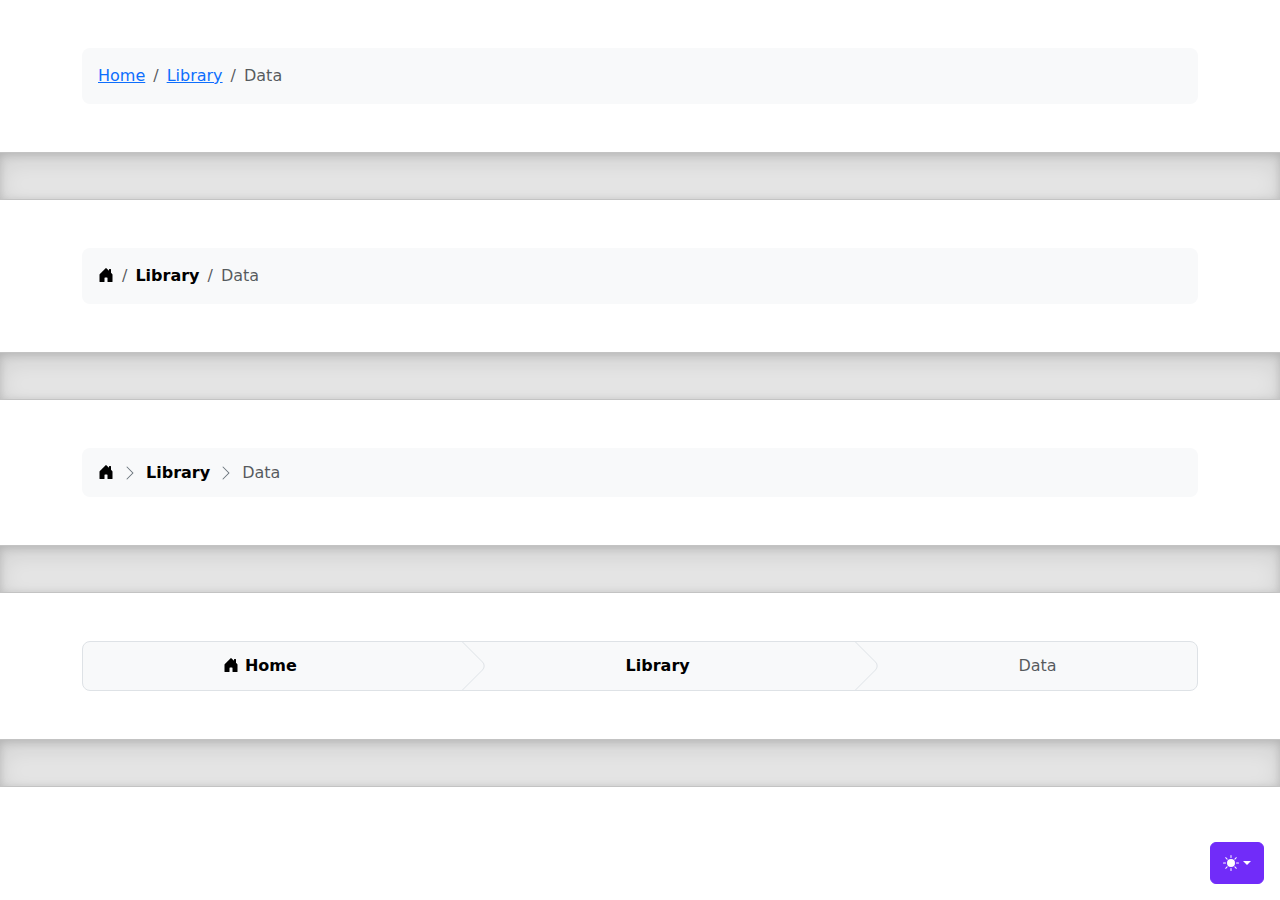
<file: bootstrap-5.3.8-examples/breadcrumbs/index.html>
<!doctype html>
<html lang="en" data-bs-theme="auto">
  <head>
    <meta charset="utf-8" />
    <meta name="viewport" content="width=device-width, initial-scale=1" />
    <meta name="description" content="" />
    <meta
      name="author"
      content="Mark Otto, Jacob Thornton, and Bootstrap contributors"
    />
    <meta name="generator" content="Astro v5.13.2" />
    <title>Breadcrumbs · Bootstrap v5.3</title>
    <link
      rel="canonical"
      href="https://getbootstrap.com/docs/5.3/examples/breadcrumbs/"
    />
    <script src="../assets/js/color-modes.js"></script>
    <link href="../assets/dist/css/bootstrap.min.css" rel="stylesheet" />
    <meta name="theme-color" content="#712cf9" />
    <link href="breadcrumbs.css" rel="stylesheet" />
    <style>
      .bd-placeholder-img {
        font-size: 1.125rem;
        text-anchor: middle;
        -webkit-user-select: none;
        -moz-user-select: none;
        user-select: none;
      }
      @media (min-width: 768px) {
        .bd-placeholder-img-lg {
          font-size: 3.5rem;
        }
      }
      .b-example-divider {
        width: 100%;
        height: 3rem;
        background-color: #0000001a;
        border: solid rgba(0, 0, 0, 0.15);
        border-width: 1px 0;
        box-shadow:
          inset 0 0.5em 1.5em #0000001a,
          inset 0 0.125em 0.5em #00000026;
      }
      .b-example-vr {
        flex-shrink: 0;
        width: 1.5rem;
        height: 100vh;
      }
      .bi {
        vertical-align: -0.125em;
        fill: currentColor;
      }
      .nav-scroller {
        position: relative;
        z-index: 2;
        height: 2.75rem;
        overflow-y: hidden;
      }
      .nav-scroller .nav {
        display: flex;
        flex-wrap: nowrap;
        padding-bottom: 1rem;
        margin-top: -1px;
        overflow-x: auto;
        text-align: center;
        white-space: nowrap;
        -webkit-overflow-scrolling: touch;
      }
      .btn-bd-primary {
        --bd-violet-bg: #712cf9;
        --bd-violet-rgb: 112.520718, 44.062154, 249.437846;
        --bs-btn-font-weight: 600;
        --bs-btn-color: var(--bs-white);
        --bs-btn-bg: var(--bd-violet-bg);
        --bs-btn-border-color: var(--bd-violet-bg);
        --bs-btn-hover-color: var(--bs-white);
        --bs-btn-hover-bg: #6528e0;
        --bs-btn-hover-border-color: #6528e0;
        --bs-btn-focus-shadow-rgb: var(--bd-violet-rgb);
        --bs-btn-active-color: var(--bs-btn-hover-color);
        --bs-btn-active-bg: #5a23c8;
        --bs-btn-active-border-color: #5a23c8;
      }
      .bd-mode-toggle {
        z-index: 1500;
      }
      .bd-mode-toggle .bi {
        width: 1em;
        height: 1em;
      }
      .bd-mode-toggle .dropdown-menu .active .bi {
        display: block !important;
      }
    </style>
  </head>
  <body>
    <svg xmlns="http://www.w3.org/2000/svg" class="d-none">
      <symbol id="check2" viewBox="0 0 16 16">
        <path
          d="M13.854 3.646a.5.5 0 0 1 0 .708l-7 7a.5.5 0 0 1-.708 0l-3.5-3.5a.5.5 0 1 1 .708-.708L6.5 10.293l6.646-6.647a.5.5 0 0 1 .708 0z"
        ></path>
      </symbol>
      <symbol id="circle-half" viewBox="0 0 16 16">
        <path
          d="M8 15A7 7 0 1 0 8 1v14zm0 1A8 8 0 1 1 8 0a8 8 0 0 1 0 16z"
        ></path>
      </symbol>
      <symbol id="moon-stars-fill" viewBox="0 0 16 16">
        <path
          d="M6 .278a.768.768 0 0 1 .08.858 7.208 7.208 0 0 0-.878 3.46c0 4.021 3.278 7.277 7.318 7.277.527 0 1.04-.055 1.533-.16a.787.787 0 0 1 .81.316.733.733 0 0 1-.031.893A8.349 8.349 0 0 1 8.344 16C3.734 16 0 12.286 0 7.71 0 4.266 2.114 1.312 5.124.06A.752.752 0 0 1 6 .278z"
        ></path>
        <path
          d="M10.794 3.148a.217.217 0 0 1 .412 0l.387 1.162c.173.518.579.924 1.097 1.097l1.162.387a.217.217 0 0 1 0 .412l-1.162.387a1.734 1.734 0 0 0-1.097 1.097l-.387 1.162a.217.217 0 0 1-.412 0l-.387-1.162A1.734 1.734 0 0 0 9.31 6.593l-1.162-.387a.217.217 0 0 1 0-.412l1.162-.387a1.734 1.734 0 0 0 1.097-1.097l.387-1.162zM13.863.099a.145.145 0 0 1 .274 0l.258.774c.115.346.386.617.732.732l.774.258a.145.145 0 0 1 0 .274l-.774.258a1.156 1.156 0 0 0-.732.732l-.258.774a.145.145 0 0 1-.274 0l-.258-.774a1.156 1.156 0 0 0-.732-.732l-.774-.258a.145.145 0 0 1 0-.274l.774-.258c.346-.115.617-.386.732-.732L13.863.1z"
        ></path>
      </symbol>
      <symbol id="sun-fill" viewBox="0 0 16 16">
        <path
          d="M8 12a4 4 0 1 0 0-8 4 4 0 0 0 0 8zM8 0a.5.5 0 0 1 .5.5v2a.5.5 0 0 1-1 0v-2A.5.5 0 0 1 8 0zm0 13a.5.5 0 0 1 .5.5v2a.5.5 0 0 1-1 0v-2A.5.5 0 0 1 8 13zm8-5a.5.5 0 0 1-.5.5h-2a.5.5 0 0 1 0-1h2a.5.5 0 0 1 .5.5zM3 8a.5.5 0 0 1-.5.5h-2a.5.5 0 0 1 0-1h2A.5.5 0 0 1 3 8zm10.657-5.657a.5.5 0 0 1 0 .707l-1.414 1.415a.5.5 0 1 1-.707-.708l1.414-1.414a.5.5 0 0 1 .707 0zm-9.193 9.193a.5.5 0 0 1 0 .707L3.05 13.657a.5.5 0 0 1-.707-.707l1.414-1.414a.5.5 0 0 1 .707 0zm9.193 2.121a.5.5 0 0 1-.707 0l-1.414-1.414a.5.5 0 0 1 .707-.707l1.414 1.414a.5.5 0 0 1 0 .707zM4.464 4.465a.5.5 0 0 1-.707 0L2.343 3.05a.5.5 0 1 1 .707-.707l1.414 1.414a.5.5 0 0 1 0 .708z"
        ></path>
      </symbol>
    </svg>
    <div
      class="dropdown position-fixed bottom-0 end-0 mb-3 me-3 bd-mode-toggle"
    >
      <button
        class="btn btn-bd-primary py-2 dropdown-toggle d-flex align-items-center"
        id="bd-theme"
        type="button"
        aria-expanded="false"
        data-bs-toggle="dropdown"
        aria-label="Toggle theme (auto)"
      >
        <svg class="bi my-1 theme-icon-active" aria-hidden="true">
          <use href="#circle-half"></use>
        </svg>
        <span class="visually-hidden" id="bd-theme-text">Toggle theme</span>
      </button>
      <ul
        class="dropdown-menu dropdown-menu-end shadow"
        aria-labelledby="bd-theme-text"
      >
        <li>
          <button
            type="button"
            class="dropdown-item d-flex align-items-center"
            data-bs-theme-value="light"
            aria-pressed="false"
          >
            <svg class="bi me-2 opacity-50" aria-hidden="true">
              <use href="#sun-fill"></use>
            </svg>
            Light
            <svg class="bi ms-auto d-none" aria-hidden="true">
              <use href="#check2"></use>
            </svg>
          </button>
        </li>
        <li>
          <button
            type="button"
            class="dropdown-item d-flex align-items-center"
            data-bs-theme-value="dark"
            aria-pressed="false"
          >
            <svg class="bi me-2 opacity-50" aria-hidden="true">
              <use href="#moon-stars-fill"></use>
            </svg>
            Dark
            <svg class="bi ms-auto d-none" aria-hidden="true">
              <use href="#check2"></use>
            </svg>
          </button>
        </li>
        <li>
          <button
            type="button"
            class="dropdown-item d-flex align-items-center active"
            data-bs-theme-value="auto"
            aria-pressed="true"
          >
            <svg class="bi me-2 opacity-50" aria-hidden="true">
              <use href="#circle-half"></use>
            </svg>
            Auto
            <svg class="bi ms-auto d-none" aria-hidden="true">
              <use href="#check2"></use>
            </svg>
          </button>
        </li>
      </ul>
    </div>
    <svg xmlns="http://www.w3.org/2000/svg" class="d-none">
      <symbol id="house-door-fill" viewBox="0 0 16 16">
        <path
          d="M6.5 14.5v-3.505c0-.245.25-.495.5-.495h2c.25 0 .5.25.5.5v3.5a.5.5 0 0 0 .5.5h4a.5.5 0 0 0 .5-.5v-7a.5.5 0 0 0-.146-.354L13 5.793V2.5a.5.5 0 0 0-.5-.5h-1a.5.5 0 0 0-.5.5v1.293L8.354 1.146a.5.5 0 0 0-.708 0l-6 6A.5.5 0 0 0 1.5 7.5v7a.5.5 0 0 0 .5.5h4a.5.5 0 0 0 .5-.5z"
        ></path>
      </symbol>
    </svg>
    <div class="container my-5">
      <nav aria-label="breadcrumb">
        <ol class="breadcrumb p-3 bg-body-tertiary rounded-3">
          <li class="breadcrumb-item"><a href="#">Home</a></li>
          <li class="breadcrumb-item"><a href="#">Library</a></li>
          <li class="breadcrumb-item active" aria-current="page">Data</li>
        </ol>
      </nav>
    </div>
    <div class="b-example-divider"></div>
    <div class="container my-5">
      <nav aria-label="breadcrumb">
        <ol class="breadcrumb p-3 bg-body-tertiary rounded-3">
          <li class="breadcrumb-item">
            <a class="link-body-emphasis" href="#">
              <svg class="bi" width="16" height="16" aria-hidden="true">
                <use xlink:href="#house-door-fill"></use>
              </svg>
              <span class="visually-hidden">Home</span>
            </a>
          </li>
          <li class="breadcrumb-item">
            <a
              class="link-body-emphasis fw-semibold text-decoration-none"
              href="#"
              >Library</a
            >
          </li>
          <li class="breadcrumb-item active" aria-current="page">Data</li>
        </ol>
      </nav>
    </div>
    <div class="b-example-divider"></div>
    <div class="container my-5">
      <nav aria-label="breadcrumb">
        <ol
          class="breadcrumb breadcrumb-chevron p-3 bg-body-tertiary rounded-3"
        >
          <li class="breadcrumb-item">
            <a class="link-body-emphasis" href="#">
              <svg class="bi" width="16" height="16" aria-hidden="true">
                <use xlink:href="#house-door-fill"></use>
              </svg>
              <span class="visually-hidden">Home</span>
            </a>
          </li>
          <li class="breadcrumb-item">
            <a
              class="link-body-emphasis fw-semibold text-decoration-none"
              href="#"
              >Library</a
            >
          </li>
          <li class="breadcrumb-item active" aria-current="page">Data</li>
        </ol>
      </nav>
    </div>
    <div class="b-example-divider"></div>
    <div class="container my-5">
      <nav aria-label="breadcrumb">
        <ol
          class="breadcrumb breadcrumb-custom overflow-hidden text-center bg-body-tertiary border rounded-3"
        >
          <li class="breadcrumb-item">
            <a
              class="link-body-emphasis fw-semibold text-decoration-none"
              href="#"
            >
              <svg class="bi" width="16" height="16" aria-hidden="true">
                <use xlink:href="#house-door-fill"></use>
              </svg>
              Home
            </a>
          </li>
          <li class="breadcrumb-item">
            <a
              class="link-body-emphasis fw-semibold text-decoration-none"
              href="#"
              >Library</a
            >
          </li>
          <li class="breadcrumb-item active" aria-current="page">Data</li>
        </ol>
      </nav>
    </div>
    <div class="b-example-divider"></div>
    <script
      src="../assets/dist/js/bootstrap.bundle.min.js"
      class="astro-vvvwv3sm"
    ></script>
  </body>
</html>
</file>
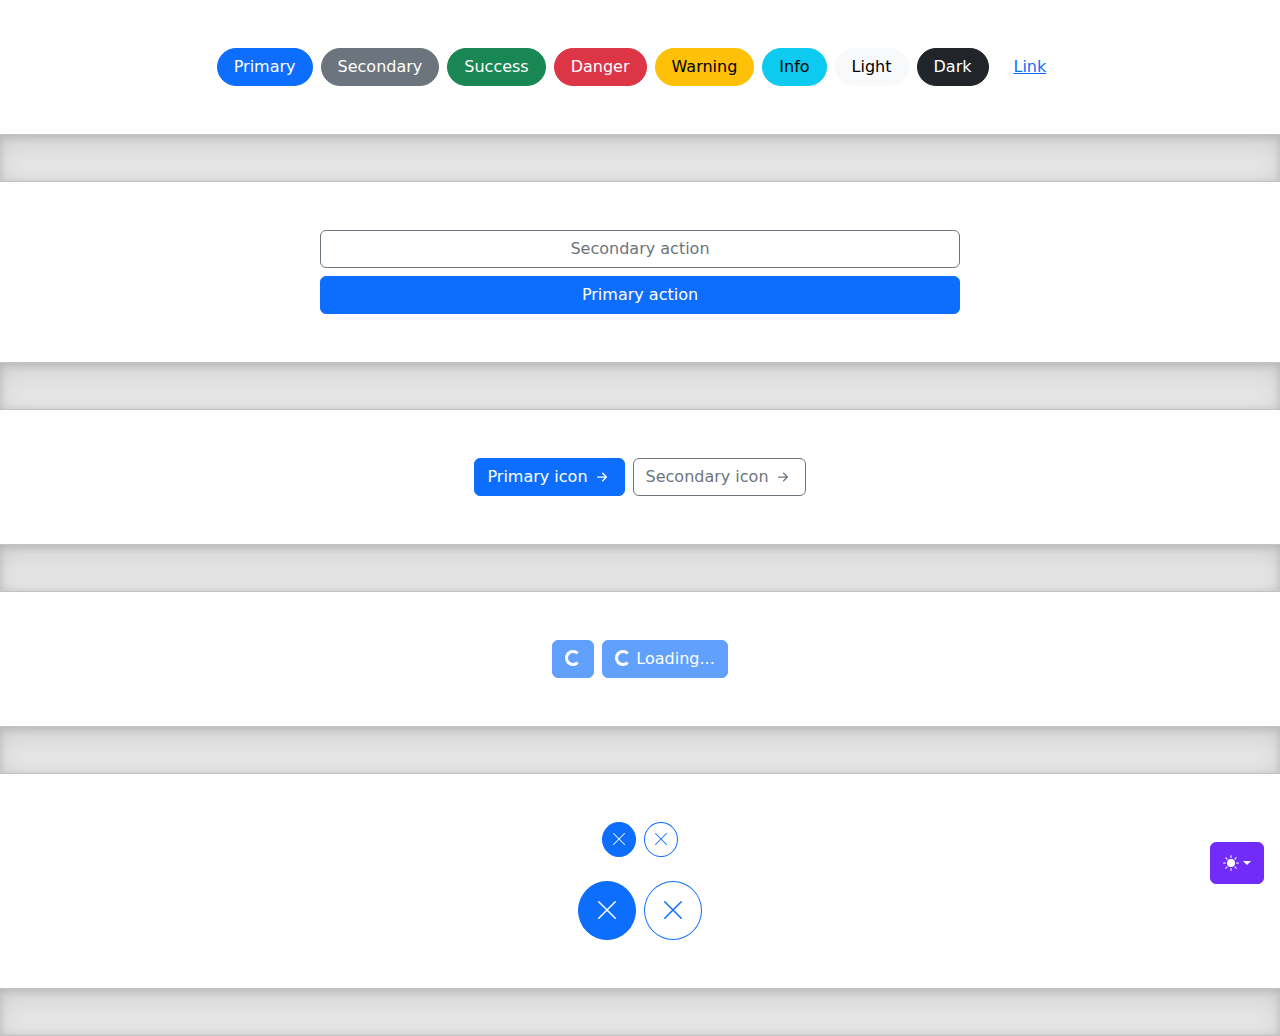
<file: bootstrap-5.3.8-examples/buttons/index.html>
<!doctype html>
<html lang="en" data-bs-theme="auto">
  <head>
    <meta charset="utf-8" />
    <meta name="viewport" content="width=device-width, initial-scale=1" />
    <meta name="description" content="" />
    <meta
      name="author"
      content="Mark Otto, Jacob Thornton, and Bootstrap contributors"
    />
    <meta name="generator" content="Astro v5.13.2" />
    <title>Buttons · Bootstrap v5.3</title>
    <link
      rel="canonical"
      href="https://getbootstrap.com/docs/5.3/examples/buttons/"
    />
    <script src="../assets/js/color-modes.js"></script>
    <link href="../assets/dist/css/bootstrap.min.css" rel="stylesheet" />
    <meta name="theme-color" content="#712cf9" />
    <style>
      .bd-placeholder-img {
        font-size: 1.125rem;
        text-anchor: middle;
        -webkit-user-select: none;
        -moz-user-select: none;
        user-select: none;
      }
      @media (min-width: 768px) {
        .bd-placeholder-img-lg {
          font-size: 3.5rem;
        }
      }
      .b-example-divider {
        width: 100%;
        height: 3rem;
        background-color: #0000001a;
        border: solid rgba(0, 0, 0, 0.15);
        border-width: 1px 0;
        box-shadow:
          inset 0 0.5em 1.5em #0000001a,
          inset 0 0.125em 0.5em #00000026;
      }
      .b-example-vr {
        flex-shrink: 0;
        width: 1.5rem;
        height: 100vh;
      }
      .bi {
        vertical-align: -0.125em;
        fill: currentColor;
      }
      .nav-scroller {
        position: relative;
        z-index: 2;
        height: 2.75rem;
        overflow-y: hidden;
      }
      .nav-scroller .nav {
        display: flex;
        flex-wrap: nowrap;
        padding-bottom: 1rem;
        margin-top: -1px;
        overflow-x: auto;
        text-align: center;
        white-space: nowrap;
        -webkit-overflow-scrolling: touch;
      }
      .btn-bd-primary {
        --bd-violet-bg: #712cf9;
        --bd-violet-rgb: 112.520718, 44.062154, 249.437846;
        --bs-btn-font-weight: 600;
        --bs-btn-color: var(--bs-white);
        --bs-btn-bg: var(--bd-violet-bg);
        --bs-btn-border-color: var(--bd-violet-bg);
        --bs-btn-hover-color: var(--bs-white);
        --bs-btn-hover-bg: #6528e0;
        --bs-btn-hover-border-color: #6528e0;
        --bs-btn-focus-shadow-rgb: var(--bd-violet-rgb);
        --bs-btn-active-color: var(--bs-btn-hover-color);
        --bs-btn-active-bg: #5a23c8;
        --bs-btn-active-border-color: #5a23c8;
      }
      .bd-mode-toggle {
        z-index: 1500;
      }
      .bd-mode-toggle .bi {
        width: 1em;
        height: 1em;
      }
      .bd-mode-toggle .dropdown-menu .active .bi {
        display: block !important;
      }
    </style>
  </head>
  <body>
    <svg xmlns="http://www.w3.org/2000/svg" class="d-none">
      <symbol id="check2" viewBox="0 0 16 16">
        <path
          d="M13.854 3.646a.5.5 0 0 1 0 .708l-7 7a.5.5 0 0 1-.708 0l-3.5-3.5a.5.5 0 1 1 .708-.708L6.5 10.293l6.646-6.647a.5.5 0 0 1 .708 0z"
        ></path>
      </symbol>
      <symbol id="circle-half" viewBox="0 0 16 16">
        <path
          d="M8 15A7 7 0 1 0 8 1v14zm0 1A8 8 0 1 1 8 0a8 8 0 0 1 0 16z"
        ></path>
      </symbol>
      <symbol id="moon-stars-fill" viewBox="0 0 16 16">
        <path
          d="M6 .278a.768.768 0 0 1 .08.858 7.208 7.208 0 0 0-.878 3.46c0 4.021 3.278 7.277 7.318 7.277.527 0 1.04-.055 1.533-.16a.787.787 0 0 1 .81.316.733.733 0 0 1-.031.893A8.349 8.349 0 0 1 8.344 16C3.734 16 0 12.286 0 7.71 0 4.266 2.114 1.312 5.124.06A.752.752 0 0 1 6 .278z"
        ></path>
        <path
          d="M10.794 3.148a.217.217 0 0 1 .412 0l.387 1.162c.173.518.579.924 1.097 1.097l1.162.387a.217.217 0 0 1 0 .412l-1.162.387a1.734 1.734 0 0 0-1.097 1.097l-.387 1.162a.217.217 0 0 1-.412 0l-.387-1.162A1.734 1.734 0 0 0 9.31 6.593l-1.162-.387a.217.217 0 0 1 0-.412l1.162-.387a1.734 1.734 0 0 0 1.097-1.097l.387-1.162zM13.863.099a.145.145 0 0 1 .274 0l.258.774c.115.346.386.617.732.732l.774.258a.145.145 0 0 1 0 .274l-.774.258a1.156 1.156 0 0 0-.732.732l-.258.774a.145.145 0 0 1-.274 0l-.258-.774a1.156 1.156 0 0 0-.732-.732l-.774-.258a.145.145 0 0 1 0-.274l.774-.258c.346-.115.617-.386.732-.732L13.863.1z"
        ></path>
      </symbol>
      <symbol id="sun-fill" viewBox="0 0 16 16">
        <path
          d="M8 12a4 4 0 1 0 0-8 4 4 0 0 0 0 8zM8 0a.5.5 0 0 1 .5.5v2a.5.5 0 0 1-1 0v-2A.5.5 0 0 1 8 0zm0 13a.5.5 0 0 1 .5.5v2a.5.5 0 0 1-1 0v-2A.5.5 0 0 1 8 13zm8-5a.5.5 0 0 1-.5.5h-2a.5.5 0 0 1 0-1h2a.5.5 0 0 1 .5.5zM3 8a.5.5 0 0 1-.5.5h-2a.5.5 0 0 1 0-1h2A.5.5 0 0 1 3 8zm10.657-5.657a.5.5 0 0 1 0 .707l-1.414 1.415a.5.5 0 1 1-.707-.708l1.414-1.414a.5.5 0 0 1 .707 0zm-9.193 9.193a.5.5 0 0 1 0 .707L3.05 13.657a.5.5 0 0 1-.707-.707l1.414-1.414a.5.5 0 0 1 .707 0zm9.193 2.121a.5.5 0 0 1-.707 0l-1.414-1.414a.5.5 0 0 1 .707-.707l1.414 1.414a.5.5 0 0 1 0 .707zM4.464 4.465a.5.5 0 0 1-.707 0L2.343 3.05a.5.5 0 1 1 .707-.707l1.414 1.414a.5.5 0 0 1 0 .708z"
        ></path>
      </symbol>
    </svg>
    <div
      class="dropdown position-fixed bottom-0 end-0 mb-3 me-3 bd-mode-toggle"
    >
      <button
        class="btn btn-bd-primary py-2 dropdown-toggle d-flex align-items-center"
        id="bd-theme"
        type="button"
        aria-expanded="false"
        data-bs-toggle="dropdown"
        aria-label="Toggle theme (auto)"
      >
        <svg class="bi my-1 theme-icon-active" aria-hidden="true">
          <use href="#circle-half"></use>
        </svg>
        <span class="visually-hidden" id="bd-theme-text">Toggle theme</span>
      </button>
      <ul
        class="dropdown-menu dropdown-menu-end shadow"
        aria-labelledby="bd-theme-text"
      >
        <li>
          <button
            type="button"
            class="dropdown-item d-flex align-items-center"
            data-bs-theme-value="light"
            aria-pressed="false"
          >
            <svg class="bi me-2 opacity-50" aria-hidden="true">
              <use href="#sun-fill"></use>
            </svg>
            Light
            <svg class="bi ms-auto d-none" aria-hidden="true">
              <use href="#check2"></use>
            </svg>
          </button>
        </li>
        <li>
          <button
            type="button"
            class="dropdown-item d-flex align-items-center"
            data-bs-theme-value="dark"
            aria-pressed="false"
          >
            <svg class="bi me-2 opacity-50" aria-hidden="true">
              <use href="#moon-stars-fill"></use>
            </svg>
            Dark
            <svg class="bi ms-auto d-none" aria-hidden="true">
              <use href="#check2"></use>
            </svg>
          </button>
        </li>
        <li>
          <button
            type="button"
            class="dropdown-item d-flex align-items-center active"
            data-bs-theme-value="auto"
            aria-pressed="true"
          >
            <svg class="bi me-2 opacity-50" aria-hidden="true">
              <use href="#circle-half"></use>
            </svg>
            Auto
            <svg class="bi ms-auto d-none" aria-hidden="true">
              <use href="#check2"></use>
            </svg>
          </button>
        </li>
      </ul>
    </div>
    <svg xmlns="http://www.w3.org/2000/svg" class="d-none">
      <symbol id="arrow-right-short" viewBox="0 0 16 16">
        <path
          fill-rule="evenodd"
          d="M4 8a.5.5 0 0 1 .5-.5h5.793L8.146 5.354a.5.5 0 1 1 .708-.708l3 3a.5.5 0 0 1 0 .708l-3 3a.5.5 0 0 1-.708-.708L10.293 8.5H4.5A.5.5 0 0 1 4 8z"
        ></path>
      </symbol>
      <symbol id="x-lg" viewBox="0 0 16 16">
        <path
          fill-rule="evenodd"
          d="M13.854 2.146a.5.5 0 0 1 0 .708l-11 11a.5.5 0 0 1-.708-.708l11-11a.5.5 0 0 1 .708 0Z"
        ></path>
        <path
          fill-rule="evenodd"
          d="M2.146 2.146a.5.5 0 0 0 0 .708l11 11a.5.5 0 0 0 .708-.708l-11-11a.5.5 0 0 0-.708 0Z"
        ></path>
      </symbol>
    </svg>
    <div class="d-flex gap-2 justify-content-center py-5">
      <button class="btn btn-primary rounded-pill px-3" type="button">
        Primary
      </button>
      <button class="btn btn-secondary rounded-pill px-3" type="button">
        Secondary
      </button>
      <button class="btn btn-success rounded-pill px-3" type="button">
        Success
      </button>
      <button class="btn btn-danger rounded-pill px-3" type="button">
        Danger
      </button>
      <button class="btn btn-warning rounded-pill px-3" type="button">
        Warning
      </button>
      <button class="btn btn-info rounded-pill px-3" type="button">Info</button>
      <button class="btn btn-light rounded-pill px-3" type="button">
        Light
      </button>
      <button class="btn btn-dark rounded-pill px-3" type="button">Dark</button>
      <button class="btn btn-link rounded-pill px-3" type="button">Link</button>
    </div>
    <div class="b-example-divider"></div>
    <div class="col-lg-6 col-xxl-4 my-5 mx-auto">
      <div class="d-grid gap-2">
        <button class="btn btn-outline-secondary" type="button">
          Secondary action
        </button>
        <button class="btn btn-primary" type="button">Primary action</button>
      </div>
    </div>
    <div class="b-example-divider"></div>
    <div class="d-flex gap-2 justify-content-center py-5">
      <button
        class="btn btn-primary d-inline-flex align-items-center"
        type="button"
      >
        Primary icon
        <svg class="bi ms-1" width="20" height="20" aria-hidden="true">
          <use xlink:href="#arrow-right-short"></use>
        </svg>
      </button>
      <button
        class="btn btn-outline-secondary d-inline-flex align-items-center"
        type="button"
      >
        Secondary icon
        <svg class="bi ms-1" width="20" height="20" aria-hidden="true">
          <use xlink:href="#arrow-right-short"></use>
        </svg>
      </button>
    </div>
    <div class="b-example-divider"></div>
    <div class="d-flex gap-2 justify-content-center py-5">
      <button class="btn btn-primary" type="button" disabled>
        <span
          class="spinner-border spinner-border-sm"
          aria-hidden="true"
        ></span>
        <span class="visually-hidden" role="status">Loading...</span>
      </button>
      <button class="btn btn-primary" type="button" disabled>
        <span
          class="spinner-border spinner-border-sm"
          aria-hidden="true"
        ></span>
        <span role="status">Loading...</span>
      </button>
    </div>
    <div class="b-example-divider"></div>
    <div class="d-flex gap-2 justify-content-center pt-5 pb-4">
      <button class="btn btn-primary rounded-circle p-2 lh-1" type="button">
        <svg class="bi" width="16" height="16" aria-hidden="true">
          <use xlink:href="#x-lg"></use>
        </svg>
        <span class="visually-hidden">Dismiss</span>
      </button>
      <button
        class="btn btn-outline-primary rounded-circle p-2 lh-1"
        type="button"
      >
        <svg class="bi" width="16" height="16" aria-hidden="true">
          <use xlink:href="#x-lg"></use>
        </svg>
        <span class="visually-hidden">Dismiss</span>
      </button>
    </div>
    <div class="d-flex gap-2 justify-content-center pb-5">
      <button class="btn btn-primary rounded-circle p-3 lh-1" type="button">
        <svg class="bi" width="24" height="24" aria-hidden="true">
          <use xlink:href="#x-lg"></use>
        </svg>
        <span class="visually-hidden">Dismiss</span>
      </button>
      <button
        class="btn btn-outline-primary rounded-circle p-3 lh-1"
        type="button"
      >
        <svg class="bi" width="24" height="24" aria-hidden="true">
          <use xlink:href="#x-lg"></use>
        </svg>
        <span class="visually-hidden">Dismiss</span>
      </button>
    </div>
    <div class="b-example-divider"></div>
    <script
      src="../assets/dist/js/bootstrap.bundle.min.js"
      class="astro-vvvwv3sm"
    ></script>
  </body>
</html>
</file>
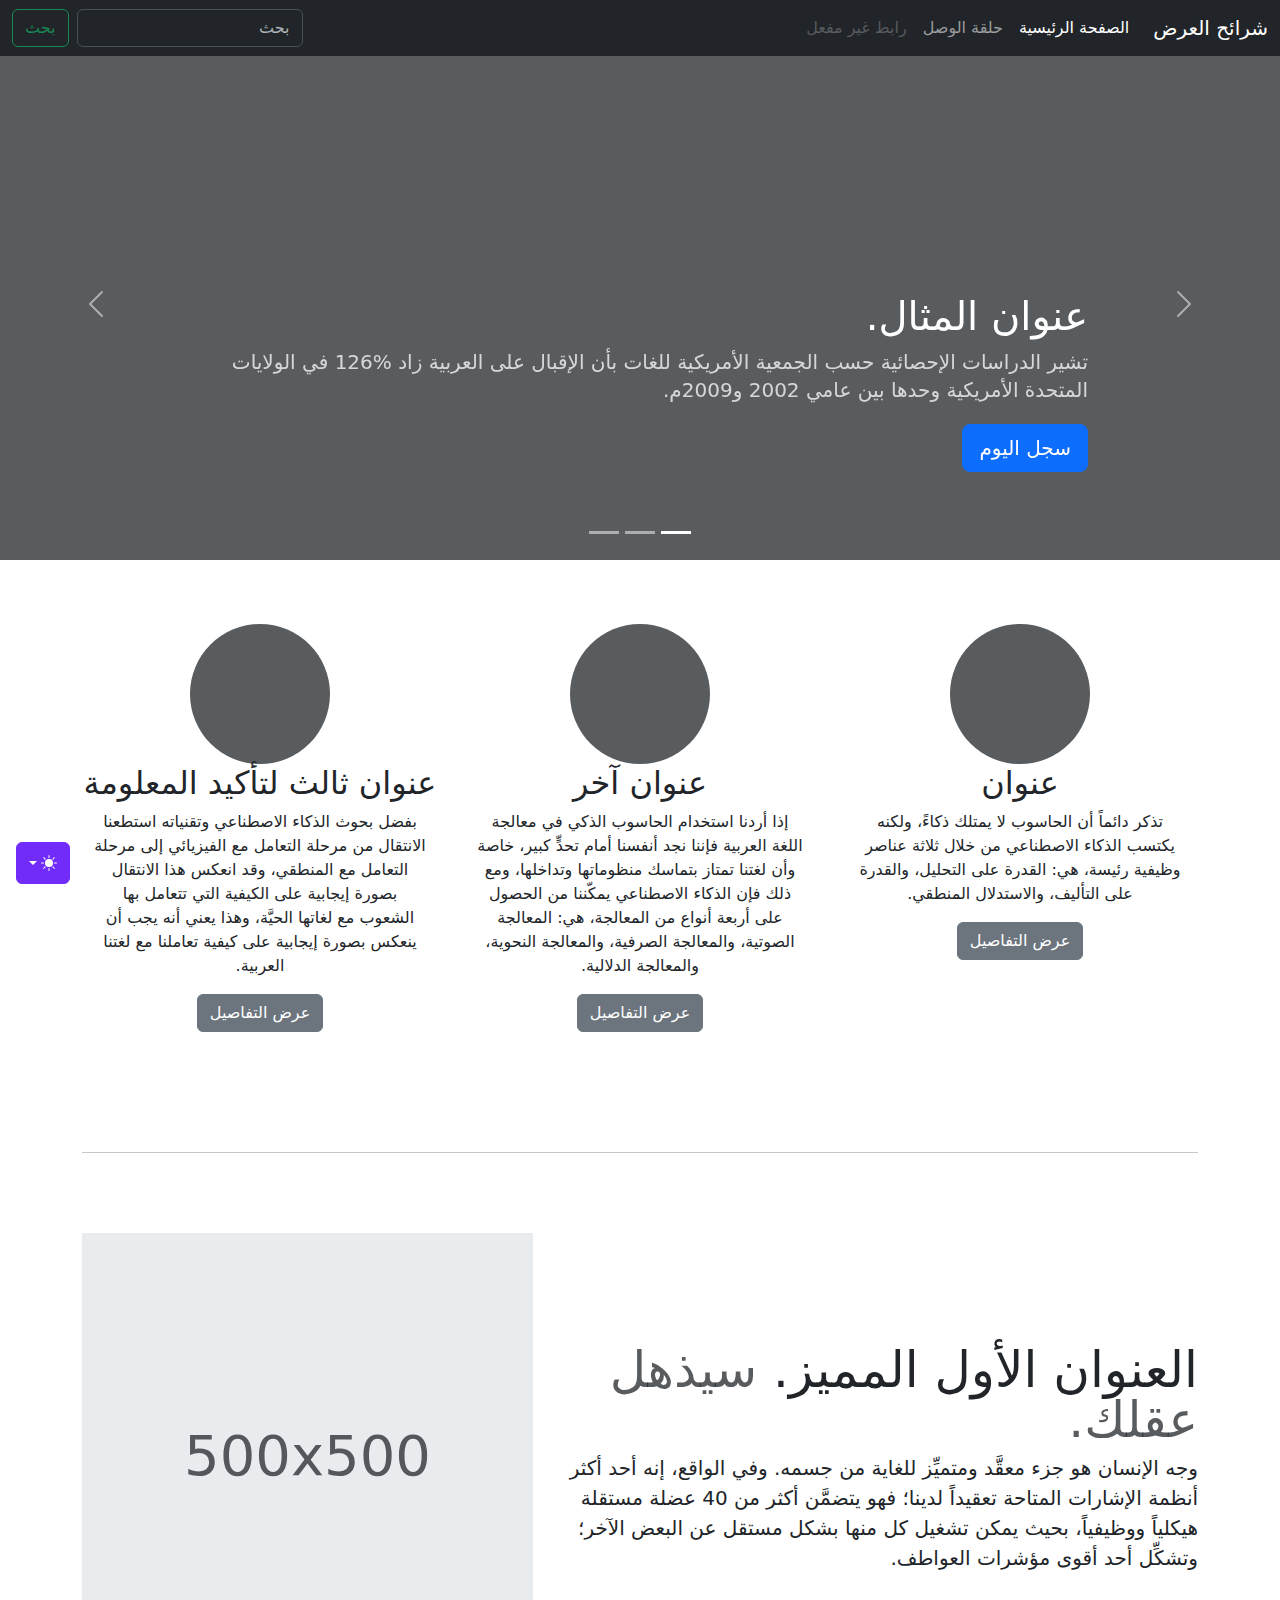
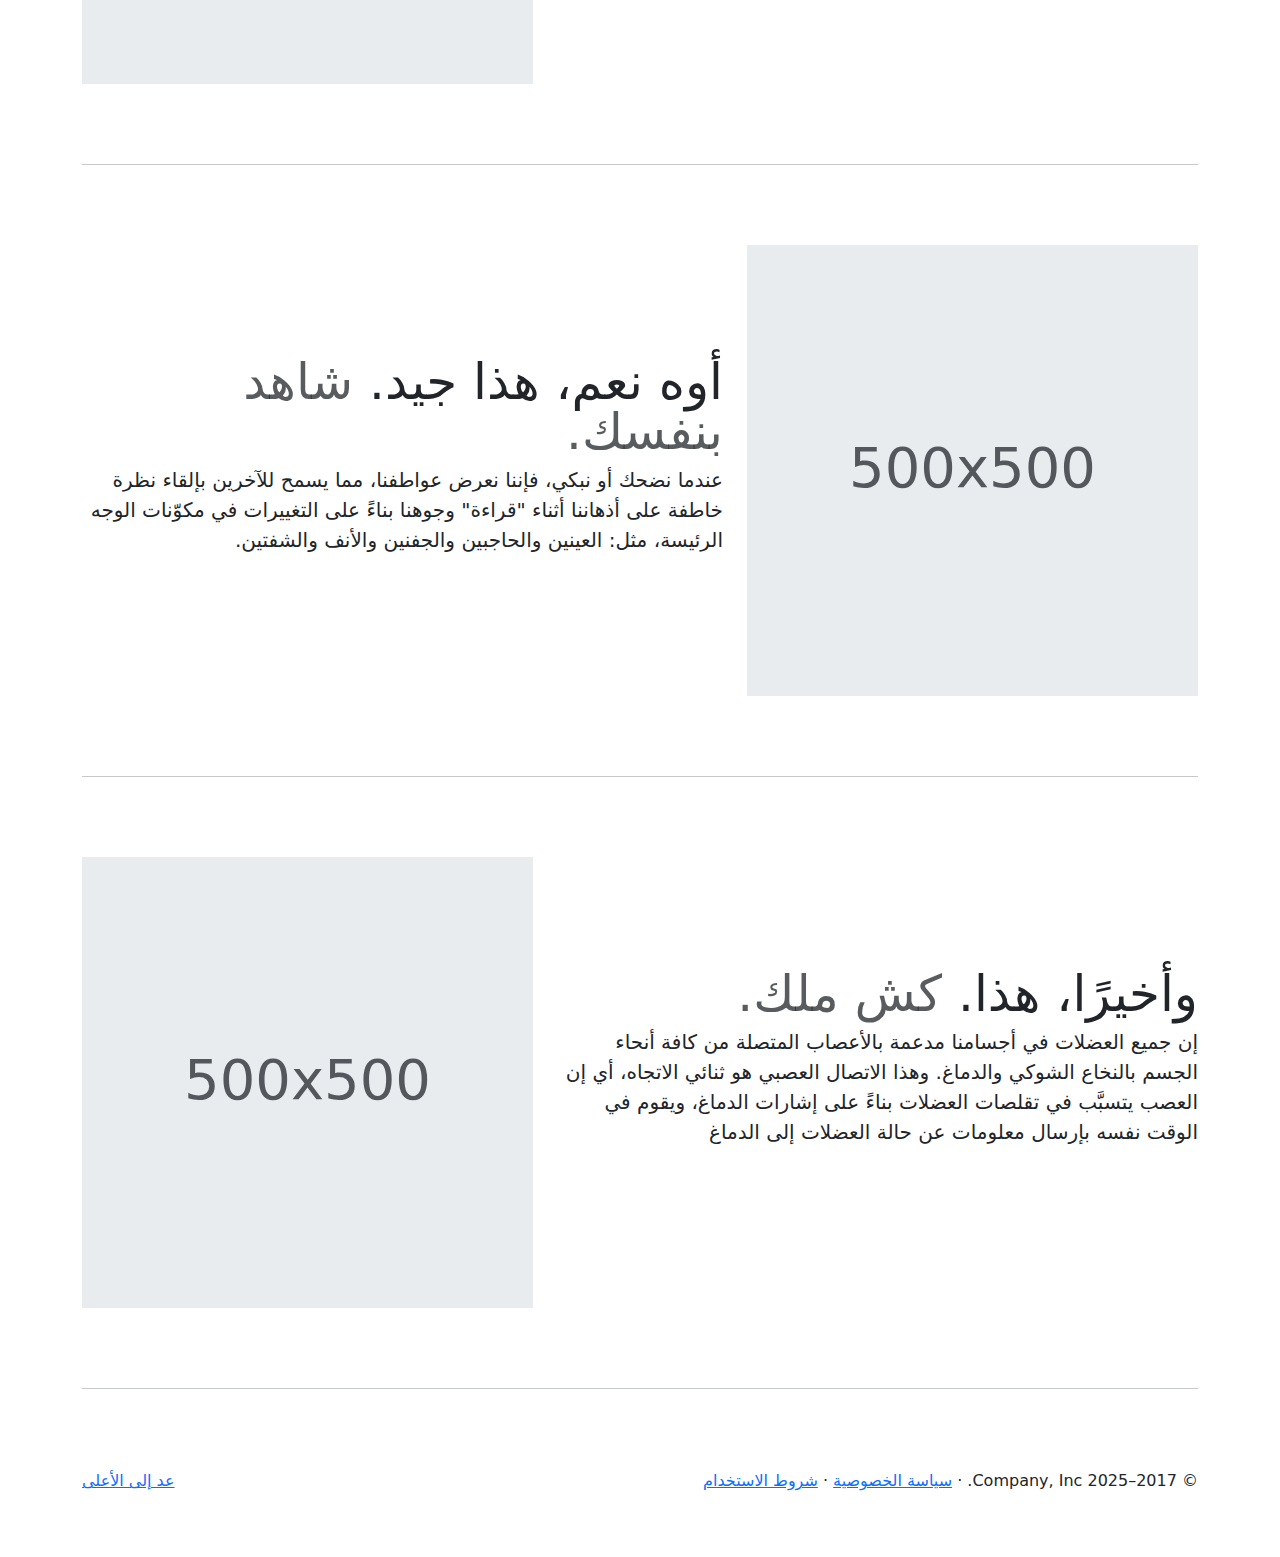
<file: bootstrap-5.3.8-examples/carousel-rtl/index.html>
<!doctype html>
<html lang="ar" dir="rtl" data-bs-theme="auto">
  <head>
    <meta charset="utf-8" />
    <meta name="viewport" content="width=device-width, initial-scale=1" />
    <meta name="description" content="" />
    <meta
      name="author"
      content="Mark Otto, Jacob Thornton, and Bootstrap contributors"
    />
    <meta name="generator" content="Astro v5.13.2" />
    <title>قالب شرائح العرض · Bootstrap v5.3</title>
    <link
      rel="canonical"
      href="https://getbootstrap.com/docs/5.3/examples/carousel-rtl/"
    />
    <script src="../assets/js/color-modes.js"></script>
    <link href="../assets/dist/css/bootstrap.rtl.min.css" rel="stylesheet" />
    <meta name="theme-color" content="#712cf9" />
    <link href="../carousel/carousel.rtl.css" rel="stylesheet" />
    <style>
      .bd-placeholder-img {
        font-size: 1.125rem;
        text-anchor: middle;
        -webkit-user-select: none;
        -moz-user-select: none;
        user-select: none;
      }
      @media (min-width: 768px) {
        .bd-placeholder-img-lg {
          font-size: 3.5rem;
        }
      }
      .b-example-divider {
        width: 100%;
        height: 3rem;
        background-color: #0000001a;
        border: solid rgba(0, 0, 0, 0.15);
        border-width: 1px 0;
        box-shadow:
          inset 0 0.5em 1.5em #0000001a,
          inset 0 0.125em 0.5em #00000026;
      }
      .b-example-vr {
        flex-shrink: 0;
        width: 1.5rem;
        height: 100vh;
      }
      .bi {
        vertical-align: -0.125em;
        fill: currentColor;
      }
      .nav-scroller {
        position: relative;
        z-index: 2;
        height: 2.75rem;
        overflow-y: hidden;
      }
      .nav-scroller .nav {
        display: flex;
        flex-wrap: nowrap;
        padding-bottom: 1rem;
        margin-top: -1px;
        overflow-x: auto;
        text-align: center;
        white-space: nowrap;
        -webkit-overflow-scrolling: touch;
      }
      .btn-bd-primary {
        --bd-violet-bg: #712cf9;
        --bd-violet-rgb: 112.520718, 44.062154, 249.437846;
        --bs-btn-font-weight: 600;
        --bs-btn-color: var(--bs-white);
        --bs-btn-bg: var(--bd-violet-bg);
        --bs-btn-border-color: var(--bd-violet-bg);
        --bs-btn-hover-color: var(--bs-white);
        --bs-btn-hover-bg: #6528e0;
        --bs-btn-hover-border-color: #6528e0;
        --bs-btn-focus-shadow-rgb: var(--bd-violet-rgb);
        --bs-btn-active-color: var(--bs-btn-hover-color);
        --bs-btn-active-bg: #5a23c8;
        --bs-btn-active-border-color: #5a23c8;
      }
      .bd-mode-toggle {
        z-index: 1500;
      }
      .bd-mode-toggle .bi {
        width: 1em;
        height: 1em;
      }
      .bd-mode-toggle .dropdown-menu .active .bi {
        display: block !important;
      }
    </style>
  </head>
  <body>
    <svg xmlns="http://www.w3.org/2000/svg" class="d-none">
      <symbol id="check2" viewBox="0 0 16 16">
        <path
          d="M13.854 3.646a.5.5 0 0 1 0 .708l-7 7a.5.5 0 0 1-.708 0l-3.5-3.5a.5.5 0 1 1 .708-.708L6.5 10.293l6.646-6.647a.5.5 0 0 1 .708 0z"
        ></path>
      </symbol>
      <symbol id="circle-half" viewBox="0 0 16 16">
        <path
          d="M8 15A7 7 0 1 0 8 1v14zm0 1A8 8 0 1 1 8 0a8 8 0 0 1 0 16z"
        ></path>
      </symbol>
      <symbol id="moon-stars-fill" viewBox="0 0 16 16">
        <path
          d="M6 .278a.768.768 0 0 1 .08.858 7.208 7.208 0 0 0-.878 3.46c0 4.021 3.278 7.277 7.318 7.277.527 0 1.04-.055 1.533-.16a.787.787 0 0 1 .81.316.733.733 0 0 1-.031.893A8.349 8.349 0 0 1 8.344 16C3.734 16 0 12.286 0 7.71 0 4.266 2.114 1.312 5.124.06A.752.752 0 0 1 6 .278z"
        ></path>
        <path
          d="M10.794 3.148a.217.217 0 0 1 .412 0l.387 1.162c.173.518.579.924 1.097 1.097l1.162.387a.217.217 0 0 1 0 .412l-1.162.387a1.734 1.734 0 0 0-1.097 1.097l-.387 1.162a.217.217 0 0 1-.412 0l-.387-1.162A1.734 1.734 0 0 0 9.31 6.593l-1.162-.387a.217.217 0 0 1 0-.412l1.162-.387a1.734 1.734 0 0 0 1.097-1.097l.387-1.162zM13.863.099a.145.145 0 0 1 .274 0l.258.774c.115.346.386.617.732.732l.774.258a.145.145 0 0 1 0 .274l-.774.258a1.156 1.156 0 0 0-.732.732l-.258.774a.145.145 0 0 1-.274 0l-.258-.774a1.156 1.156 0 0 0-.732-.732l-.774-.258a.145.145 0 0 1 0-.274l.774-.258c.346-.115.617-.386.732-.732L13.863.1z"
        ></path>
      </symbol>
      <symbol id="sun-fill" viewBox="0 0 16 16">
        <path
          d="M8 12a4 4 0 1 0 0-8 4 4 0 0 0 0 8zM8 0a.5.5 0 0 1 .5.5v2a.5.5 0 0 1-1 0v-2A.5.5 0 0 1 8 0zm0 13a.5.5 0 0 1 .5.5v2a.5.5 0 0 1-1 0v-2A.5.5 0 0 1 8 13zm8-5a.5.5 0 0 1-.5.5h-2a.5.5 0 0 1 0-1h2a.5.5 0 0 1 .5.5zM3 8a.5.5 0 0 1-.5.5h-2a.5.5 0 0 1 0-1h2A.5.5 0 0 1 3 8zm10.657-5.657a.5.5 0 0 1 0 .707l-1.414 1.415a.5.5 0 1 1-.707-.708l1.414-1.414a.5.5 0 0 1 .707 0zm-9.193 9.193a.5.5 0 0 1 0 .707L3.05 13.657a.5.5 0 0 1-.707-.707l1.414-1.414a.5.5 0 0 1 .707 0zm9.193 2.121a.5.5 0 0 1-.707 0l-1.414-1.414a.5.5 0 0 1 .707-.707l1.414 1.414a.5.5 0 0 1 0 .707zM4.464 4.465a.5.5 0 0 1-.707 0L2.343 3.05a.5.5 0 1 1 .707-.707l1.414 1.414a.5.5 0 0 1 0 .708z"
        ></path>
      </symbol>
    </svg>
    <div
      class="dropdown position-fixed bottom-0 end-0 mb-3 me-3 bd-mode-toggle"
    >
      <button
        class="btn btn-bd-primary py-2 dropdown-toggle d-flex align-items-center"
        id="bd-theme"
        type="button"
        aria-expanded="false"
        data-bs-toggle="dropdown"
        aria-label="Toggle theme (auto)"
      >
        <svg class="bi my-1 theme-icon-active" aria-hidden="true">
          <use href="#circle-half"></use>
        </svg>
        <span class="visually-hidden" id="bd-theme-text">Toggle theme</span>
      </button>
      <ul
        class="dropdown-menu dropdown-menu-end shadow"
        aria-labelledby="bd-theme-text"
      >
        <li>
          <button
            type="button"
            class="dropdown-item d-flex align-items-center"
            data-bs-theme-value="light"
            aria-pressed="false"
          >
            <svg class="bi me-2 opacity-50" aria-hidden="true">
              <use href="#sun-fill"></use>
            </svg>
            Light
            <svg class="bi ms-auto d-none" aria-hidden="true">
              <use href="#check2"></use>
            </svg>
          </button>
        </li>
        <li>
          <button
            type="button"
            class="dropdown-item d-flex align-items-center"
            data-bs-theme-value="dark"
            aria-pressed="false"
          >
            <svg class="bi me-2 opacity-50" aria-hidden="true">
              <use href="#moon-stars-fill"></use>
            </svg>
            Dark
            <svg class="bi ms-auto d-none" aria-hidden="true">
              <use href="#check2"></use>
            </svg>
          </button>
        </li>
        <li>
          <button
            type="button"
            class="dropdown-item d-flex align-items-center active"
            data-bs-theme-value="auto"
            aria-pressed="true"
          >
            <svg class="bi me-2 opacity-50" aria-hidden="true">
              <use href="#circle-half"></use>
            </svg>
            Auto
            <svg class="bi ms-auto d-none" aria-hidden="true">
              <use href="#check2"></use>
            </svg>
          </button>
        </li>
      </ul>
    </div>
    <header data-bs-theme="dark">
      <nav class="navbar navbar-expand-md navbar-dark fixed-top bg-dark">
        <div class="container-fluid">
          <a class="navbar-brand" href="#">شرائح العرض</a>
          <button
            class="navbar-toggler"
            type="button"
            data-bs-toggle="collapse"
            data-bs-target="#navbarCollapse"
            aria-controls="navbarCollapse"
            aria-expanded="false"
            aria-label="تبديل التنقل"
          >
            <span class="navbar-toggler-icon"></span>
          </button>
          <div class="collapse navbar-collapse" id="navbarCollapse">
            <ul class="navbar-nav me-auto mb-2 mb-md-0">
              <li class="nav-item">
                <a class="nav-link active" aria-current="page" href="#"
                  >الصفحة الرئيسية</a
                >
              </li>
              <li class="nav-item">
                <a class="nav-link" href="#">حلقة الوصل</a>
              </li>
              <li class="nav-item">
                <a class="nav-link disabled" aria-disabled="true"
                  >رابط غير مفعل</a
                >
              </li>
            </ul>
            <form class="d-flex" role="search">
              <input
                class="form-control me-2"
                type="search"
                placeholder="بحث"
                aria-label="بحث"
              />
              <button class="btn btn-outline-success" type="submit">بحث</button>
            </form>
          </div>
        </div>
      </nav>
    </header>
    <main>
      <div id="myCarousel" class="carousel slide mb-6" data-bs-ride="carousel">
        <div class="carousel-indicators">
          <button
            type="button"
            data-bs-target="#myCarousel"
            data-bs-slide-to="0"
            class="active"
            aria-current="true"
            aria-label="Slide 1"
          ></button>
          <button
            type="button"
            data-bs-target="#myCarousel"
            data-bs-slide-to="1"
            aria-label="Slide 2"
          ></button>
          <button
            type="button"
            data-bs-target="#myCarousel"
            data-bs-slide-to="2"
            aria-label="Slide 3"
          ></button>
        </div>
        <div class="carousel-inner">
          <div class="carousel-item active">
            <svg
              aria-hidden="true"
              class="bd-placeholder-img"
              height="100%"
              preserveAspectRatio="xMidYMid slice"
              width="100%"
              xmlns="http://www.w3.org/2000/svg"
            >
              <rect
                width="100%"
                height="100%"
                fill="var(--bs-secondary-color)"
              ></rect>
            </svg>
            <div class="container">
              <div class="carousel-caption text-start">
                <h1>عنوان المثال.</h1>
                <p class="opacity-75">
                  تشير الدراسات الإحصائية حسب الجمعية الأمريكية للغات بأن
                  الإقبال على العربية زاد %126 في الولايات المتحدة الأمريكية
                  وحدها بين عامي 2002 و2009م.
                </p>
                <p><a class="btn btn-lg btn-primary" href="#">سجل اليوم</a></p>
              </div>
            </div>
          </div>
          <div class="carousel-item">
            <svg
              aria-hidden="true"
              class="bd-placeholder-img"
              height="100%"
              preserveAspectRatio="xMidYMid slice"
              width="100%"
              xmlns="http://www.w3.org/2000/svg"
            >
              <rect
                width="100%"
                height="100%"
                fill="var(--bs-secondary-color)"
              ></rect>
            </svg>
            <div class="container">
              <div class="carousel-caption">
                <h1>عنوان مثال آخر.</h1>
                <p>
                  حسب المجلس الثقافي البريطاني فإن تعليم الإنجليزية داخل
                  بريطانيا يسهم في تعزيز اقتصادها بما يتجاوز ملياري جنيه سنوياً،
                  كما أنه وفر أكثر من 26 ألف وظيفة.
                </p>
                <p><a class="btn btn-lg btn-primary" href="#">أعرف أكثر</a></p>
              </div>
            </div>
          </div>
          <div class="carousel-item">
            <svg
              aria-hidden="true"
              class="bd-placeholder-img"
              height="100%"
              preserveAspectRatio="xMidYMid slice"
              width="100%"
              xmlns="http://www.w3.org/2000/svg"
            >
              <rect
                width="100%"
                height="100%"
                fill="var(--bs-secondary-color)"
              ></rect>
            </svg>
            <div class="container">
              <div class="carousel-caption text-end">
                <h1>واحد أكثر لقياس جيد.</h1>
                <p>
                  الإحصاءات لحجم الاستثمار اللغوي خارج بريطانيا تتفاوت من سنة
                  لأخرى إلا أن المدير التنفيذي للمجلس الثقافي البريطاني إدي
                  بايرز يرى أن استثمار تعليم الإنجليزية في الخارج لا يحسب على
                  المستوى المالي فحسب بل على المستوى السياسي أيضاً.
                </p>
                <p>
                  <a class="btn btn-lg btn-primary" href="#">تصفح المعرض</a>
                </p>
              </div>
            </div>
          </div>
        </div>
        <button
          class="carousel-control-prev"
          type="button"
          data-bs-target="#myCarousel"
          data-bs-slide="prev"
        >
          <span class="carousel-control-prev-icon" aria-hidden="true"></span>
          <span class="visually-hidden">السابق</span>
        </button>
        <button
          class="carousel-control-next"
          type="button"
          data-bs-target="#myCarousel"
          data-bs-slide="next"
        >
          <span class="carousel-control-next-icon" aria-hidden="true"></span>
          <span class="visually-hidden">التالي</span>
        </button>
      </div>
      <!-- Marketing messaging and featurettes
  ================================================== -->
      <!-- Wrap the rest of the page in another container to center all the content. -->
      <div class="container marketing">
        <!-- Three columns of text below the carousel -->
        <div class="row">
          <div class="col-lg-4">
            <svg
              aria-label="Placeholder"
              class="bd-placeholder-img rounded-circle"
              height="140"
              preserveAspectRatio="xMidYMid slice"
              role="img"
              width="140"
              xmlns="http://www.w3.org/2000/svg"
            >
              <title>Placeholder</title>
              <rect
                width="100%"
                height="100%"
                fill="var(--bs-secondary-color)"
              ></rect>
            </svg>
            <h2 class="fw-normal">عنوان</h2>
            <p>
              تذكر دائماً أن الحاسوب لا يمتلك ذكاءً، ولكنه يكتسب الذكاء
              الاصطناعي من خلال ثلاثة عناصر وظيفية رئيسة، هي: القدرة على
              التحليل، والقدرة على التأليف، والاستدلال المنطقي.
            </p>
            <p><a class="btn btn-secondary" href="#">عرض التفاصيل</a></p>
          </div>
          <!-- /.col-lg-4 -->
          <div class="col-lg-4">
            <svg
              aria-label="Placeholder"
              class="bd-placeholder-img rounded-circle"
              height="140"
              preserveAspectRatio="xMidYMid slice"
              role="img"
              width="140"
              xmlns="http://www.w3.org/2000/svg"
            >
              <title>Placeholder</title>
              <rect
                width="100%"
                height="100%"
                fill="var(--bs-secondary-color)"
              ></rect>
            </svg>
            <h2 class="fw-normal">عنوان آخر</h2>
            <p>
              إذا أردنا استخدام الحاسوب الذكي في معالجة اللغة العربية فإننا نجد
              أنفسنا أمام تحدٍّ كبير، خاصة وأن لغتنا تمتاز بتماسك منظوماتها
              وتداخلها، ومع ذلك فإن الذكاء الاصطناعي يمكّننا من الحصول على أربعة
              أنواع من المعالجة، هي: المعالجة الصوتية، والمعالجة الصرفية،
              والمعالجة النحوية، والمعالجة الدلالية.
            </p>
            <p><a class="btn btn-secondary" href="#">عرض التفاصيل</a></p>
          </div>
          <!-- /.col-lg-4 -->
          <div class="col-lg-4">
            <svg
              aria-label="Placeholder"
              class="bd-placeholder-img rounded-circle"
              height="140"
              preserveAspectRatio="xMidYMid slice"
              role="img"
              width="140"
              xmlns="http://www.w3.org/2000/svg"
            >
              <title>Placeholder</title>
              <rect
                width="100%"
                height="100%"
                fill="var(--bs-secondary-color)"
              ></rect>
            </svg>
            <h2 class="fw-normal">عنوان ثالث لتأكيد المعلومة</h2>
            <p>
              بفضل بحوث الذكاء الاصطناعي وتقنياته استطعنا الانتقال من مرحلة
              التعامل مع الفيزيائي إلى مرحلة التعامل مع المنطقي، وقد انعكس هذا
              الانتقال بصورة إيجابية على الكيفية التي تتعامل بها الشعوب مع
              لغاتها الحيَّة، وهذا يعني أنه يجب أن ينعكس بصورة إيجابية على كيفية
              تعاملنا مع لغتنا العربية.
            </p>
            <p><a class="btn btn-secondary" href="#">عرض التفاصيل</a></p>
          </div>
          <!-- /.col-lg-4 -->
        </div>
        <!-- /.row -->
        <!-- START THE FEATURETTES -->
        <hr class="featurette-divider" />
        <div class="row featurette">
          <div class="col-md-7">
            <h2 class="featurette-heading fw-normal lh-1">
              العنوان الأول المميز.
              <span class="text-body-secondary"> سيذهل عقلك. </span>
            </h2>
            <p class="lead">
              وجه الإنسان هو جزء معقَّد ومتميِّز للغاية من جسمه. وفي الواقع، إنه
              أحد أكثر أنظمة الإشارات المتاحة تعقيداً لدينا؛ فهو يتضمَّن أكثر من
              40 عضلة مستقلة هيكلياً ووظيفياً، بحيث يمكن تشغيل كل منها بشكل
              مستقل عن البعض الآخر؛ وتشكِّل أحد أقوى مؤشرات العواطف.
            </p>
          </div>
          <div class="col-md-5">
            <svg
              aria-label="Placeholder: 500x500"
              class="bd-placeholder-img bd-placeholder-img-lg featurette-image img-fluid mx-auto"
              height="500"
              preserveAspectRatio="xMidYMid slice"
              role="img"
              width="500"
              xmlns="http://www.w3.org/2000/svg"
            >
              <title>Placeholder</title>
              <rect
                width="100%"
                height="100%"
                fill="var(--bs-secondary-bg)"
              ></rect>
              <text x="50%" y="50%" fill="var(--bs-secondary-color)" dy=".3em">
                500x500
              </text>
            </svg>
          </div>
        </div>
        <hr class="featurette-divider" />
        <div class="row featurette">
          <div class="col-md-7 order-md-2">
            <h2 class="featurette-heading fw-normal lh-1">
              أوه نعم، هذا جيد.
              <span class="text-body-secondary"> شاهد بنفسك. </span>
            </h2>
            <p class="lead">
              عندما نضحك أو نبكي، فإننا نعرض عواطفنا، مما يسمح للآخرين بإلقاء
              نظرة خاطفة على أذهاننا أثناء "قراءة" وجوهنا بناءً على التغييرات في
              مكوّنات الوجه الرئيسة، مثل: العينين والحاجبين والجفنين والأنف
              والشفتين.
            </p>
          </div>
          <div class="col-md-5 order-md-1">
            <svg
              aria-label="Placeholder: 500x500"
              class="bd-placeholder-img bd-placeholder-img-lg featurette-image img-fluid mx-auto"
              height="500"
              preserveAspectRatio="xMidYMid slice"
              role="img"
              width="500"
              xmlns="http://www.w3.org/2000/svg"
            >
              <title>Placeholder</title>
              <rect
                width="100%"
                height="100%"
                fill="var(--bs-secondary-bg)"
              ></rect>
              <text x="50%" y="50%" fill="var(--bs-secondary-color)" dy=".3em">
                500x500
              </text>
            </svg>
          </div>
        </div>
        <hr class="featurette-divider" />
        <div class="row featurette">
          <div class="col-md-7">
            <h2 class="featurette-heading fw-normal lh-1">
              وأخيرًا، هذا. <span class="text-body-secondary"> كش ملك. </span>
            </h2>
            <p class="lead">
              إن جميع العضلات في أجسامنا مدعمة بالأعصاب المتصلة من كافة أنحاء
              الجسم بالنخاع الشوكي والدماغ. وهذا الاتصال العصبي هو ثنائي
              الاتجاه، أي إن العصب يتسبَّب في تقلصات العضلات بناءً على إشارات
              الدماغ، ويقوم في الوقت نفسه بإرسال معلومات عن حالة العضلات إلى
              الدماغ
            </p>
          </div>
          <div class="col-md-5">
            <svg
              aria-label="Placeholder: 500x500"
              class="bd-placeholder-img bd-placeholder-img-lg featurette-image img-fluid mx-auto"
              height="500"
              preserveAspectRatio="xMidYMid slice"
              role="img"
              width="500"
              xmlns="http://www.w3.org/2000/svg"
            >
              <title>Placeholder</title>
              <rect
                width="100%"
                height="100%"
                fill="var(--bs-secondary-bg)"
              ></rect>
              <text x="50%" y="50%" fill="var(--bs-secondary-color)" dy=".3em">
                500x500
              </text>
            </svg>
          </div>
        </div>
        <hr class="featurette-divider" />
        <!-- /END THE FEATURETTES -->
      </div>
      <!-- /.container -->
      <!-- FOOTER -->
      <footer class="container">
        <p class="float-end"><a href="#">عد إلى الأعلى</a></p>
        <p>
          &copy; 2017–2025 Company, Inc. &middot;
          <a href="#">سياسة الخصوصية</a> &middot; <a href="#">شروط الاستخدام</a>
        </p>
      </footer>
    </main>
    <script
      src="../assets/dist/js/bootstrap.bundle.min.js"
      class="astro-vvvwv3sm"
    ></script>
  </body>
</html>
</file>
<file: bootstrap-5.3.8-examples/blog/blog.rtl.css>
/* stylelint-disable @stylistic/selector-list-comma-newline-after */

.blog-header-logo {
  font-family: Amiri, Georgia, "Times New Roman", serif;
  font-size: 2.25rem;
}

.blog-header-logo:hover {
  text-decoration: none;
}

h1, h2, h3, h4, h5, h6 {
  font-family: Amiri, Georgia, "Times New Roman", serif;
}

.flex-auto {
  flex: 0 0 auto;
}

.h-250 { height: 250px; }
@media (min-width: 768px) {
  .h-md-250 { height: 250px; }
}

/* Pagination */
.blog-pagination {
  margin-bottom: 4rem;
}

/*
 * Blog posts
 */
.blog-post {
  margin-bottom: 4rem;
}
.blog-post-meta {
  margin-bottom: 1.25rem;
  color: #727272;
}
</file>
<file: bootstrap-5.3.8-examples/blog/blog.css>
/* stylelint-disable @stylistic/selector-list-comma-newline-after */

.blog-header-logo {
  font-family: "Playfair Display", Georgia, "Times New Roman", serif/*rtl:Amiri, Georgia, "Times New Roman", serif*/;
  font-size: 2.25rem;
}

.blog-header-logo:hover {
  text-decoration: none;
}

h1, h2, h3, h4, h5, h6 {
  font-family: "Playfair Display", Georgia, "Times New Roman", serif/*rtl:Amiri, Georgia, "Times New Roman", serif*/;
}

.flex-auto {
  flex: 0 0 auto;
}

.h-250 { height: 250px; }
@media (min-width: 768px) {
  .h-md-250 { height: 250px; }
}

/* Pagination */
.blog-pagination {
  margin-bottom: 4rem;
}

/*
 * Blog posts
 */
.blog-post {
  margin-bottom: 4rem;
}
.blog-post-meta {
  margin-bottom: 1.25rem;
  color: #727272;
}
</file>
<file: bootstrap-5.3.8-examples/breadcrumbs/breadcrumbs.css>
.breadcrumb-chevron {
  --bs-breadcrumb-divider: url("data:image/svg+xml,%3Csvg xmlns='http://www.w3.org/2000/svg' width='16' height='16' fill='%236c757d'%3E%3Cpath fill-rule='evenodd' d='M4.646 1.646a.5.5 0 0 1 .708 0l6 6a.5.5 0 0 1 0 .708l-6 6a.5.5 0 0 1-.708-.708L10.293 8 4.646 2.354a.5.5 0 0 1 0-.708z'/%3E%3C/svg%3E");
  gap: .5rem;
}
.breadcrumb-chevron .breadcrumb-item {
  display: flex;
  gap: inherit;
  align-items: center;
  padding-left: 0;
  line-height: 1;
}
.breadcrumb-chevron .breadcrumb-item::before {
  gap: inherit;
  float: none;
  width: 1rem;
  height: 1rem;
}

.breadcrumb-custom .breadcrumb-item {
  position: relative;
  flex-grow: 1;
  padding: .75rem 3rem;
}
.breadcrumb-custom .breadcrumb-item::before {
  display: none;
}
.breadcrumb-custom .breadcrumb-item::after {
  position: absolute;
  top: 50%;
  right: -25px;
  z-index: 1;
  display: inline-block;
  width: 50px;
  height: 50px;
  margin-top: -25px;
  content: "";
  background-color: var(--bs-tertiary-bg);
  border-top-right-radius: .5rem;
  box-shadow: 1px -1px var(--bs-border-color);
  transform: scale(.707) rotate(45deg);
}
.breadcrumb-custom .breadcrumb-item:first-child {
  padding-left: 1.5rem;
}
.breadcrumb-custom .breadcrumb-item:last-child {
  padding-right: 1.5rem;
}
.breadcrumb-custom .breadcrumb-item:last-child::after {
  display: none;
}
</file>
<file: bootstrap-5.3.8-examples/carousel/carousel.rtl.css>
/* GLOBAL STYLES
-------------------------------------------------- */
/* Padding below the footer and lighter body text */

body {
  padding-top: 3rem;
  padding-bottom: 3rem;
  color: rgb(var(--bs-tertiary-color-rgb));
}


/* CUSTOMIZE THE CAROUSEL
-------------------------------------------------- */

/* Carousel base class */
.carousel {
  margin-bottom: 4rem;
}
/* Since positioning the image, we need to help out the caption */
.carousel-caption {
  bottom: 3rem;
  z-index: 10;
}

/* Declare heights because of positioning of img element */
.carousel-item {
  height: 32rem;
}


/* MARKETING CONTENT
-------------------------------------------------- */

/* Center align the text within the three columns below the carousel */
.marketing .col-lg-4 {
  margin-bottom: 1.5rem;
  text-align: center;
}
.marketing .col-lg-4 p {
  margin-right: .75rem;
  margin-left: .75rem;
}


/* Featurettes
------------------------- */

.featurette-divider {
  margin: 5rem 0; /* Space out the Bootstrap <hr> more */
}

/* Thin out the marketing headings */

/* RESPONSIVE CSS
-------------------------------------------------- */

@media (min-width: 40em) {
  /* Bump up size of carousel content */
  .carousel-caption p {
    margin-bottom: 1.25rem;
    font-size: 1.25rem;
    line-height: 1.4;
  }

  .featurette-heading {
    font-size: 50px;
  }
}

@media (min-width: 62em) {
  .featurette-heading {
    margin-top: 7rem;
  }
}
</file>
